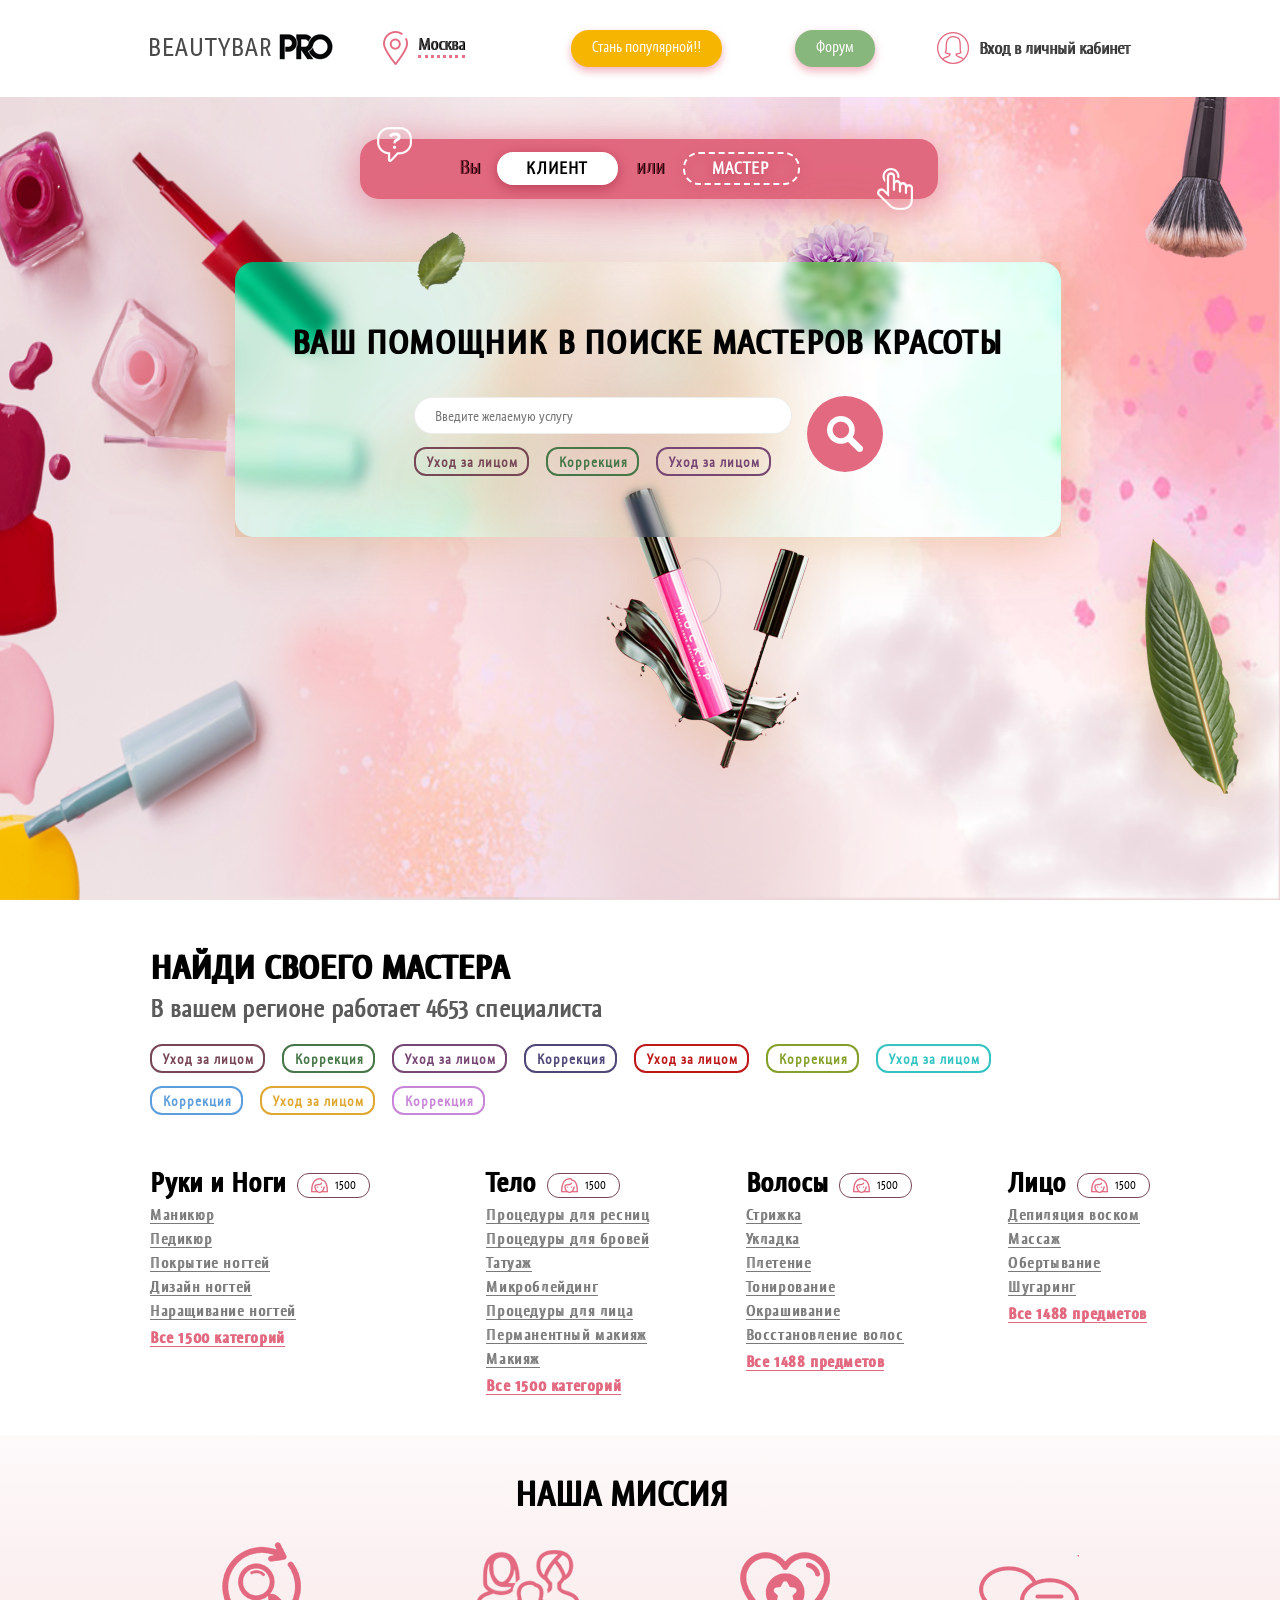
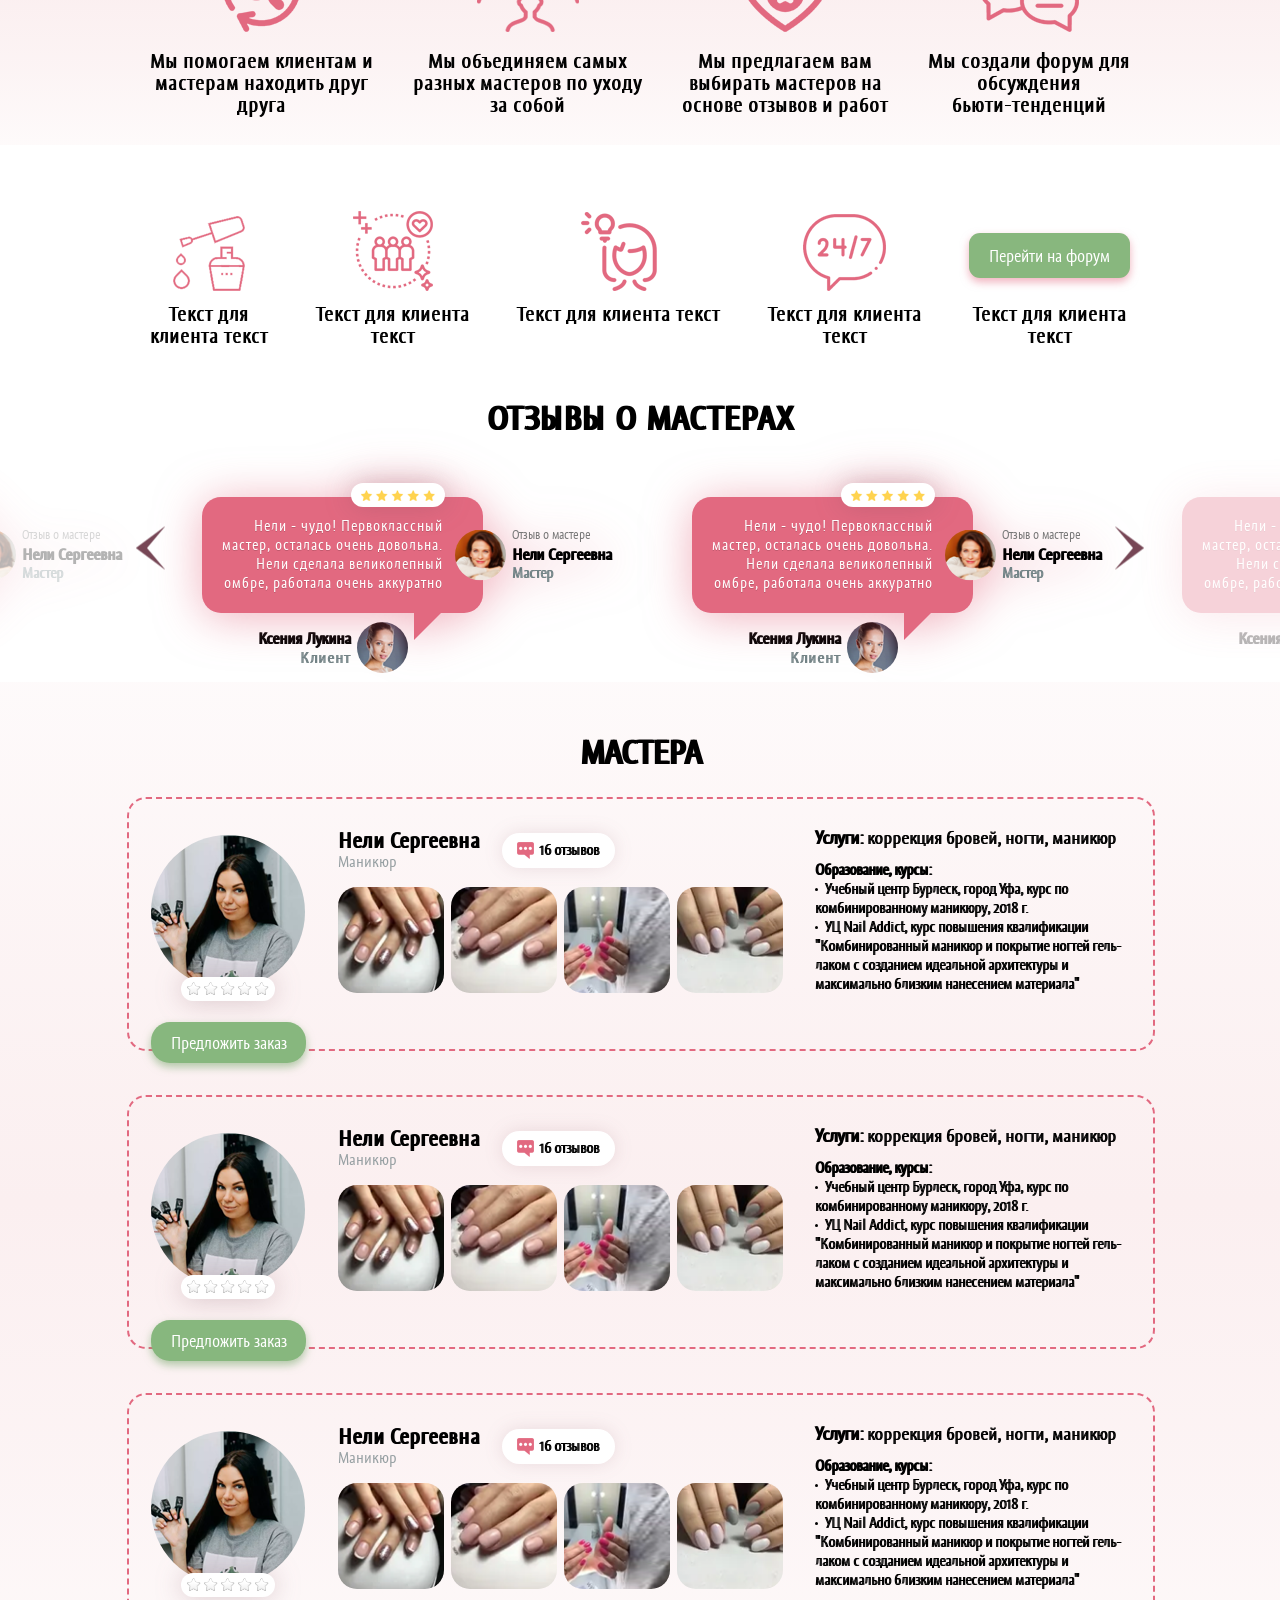
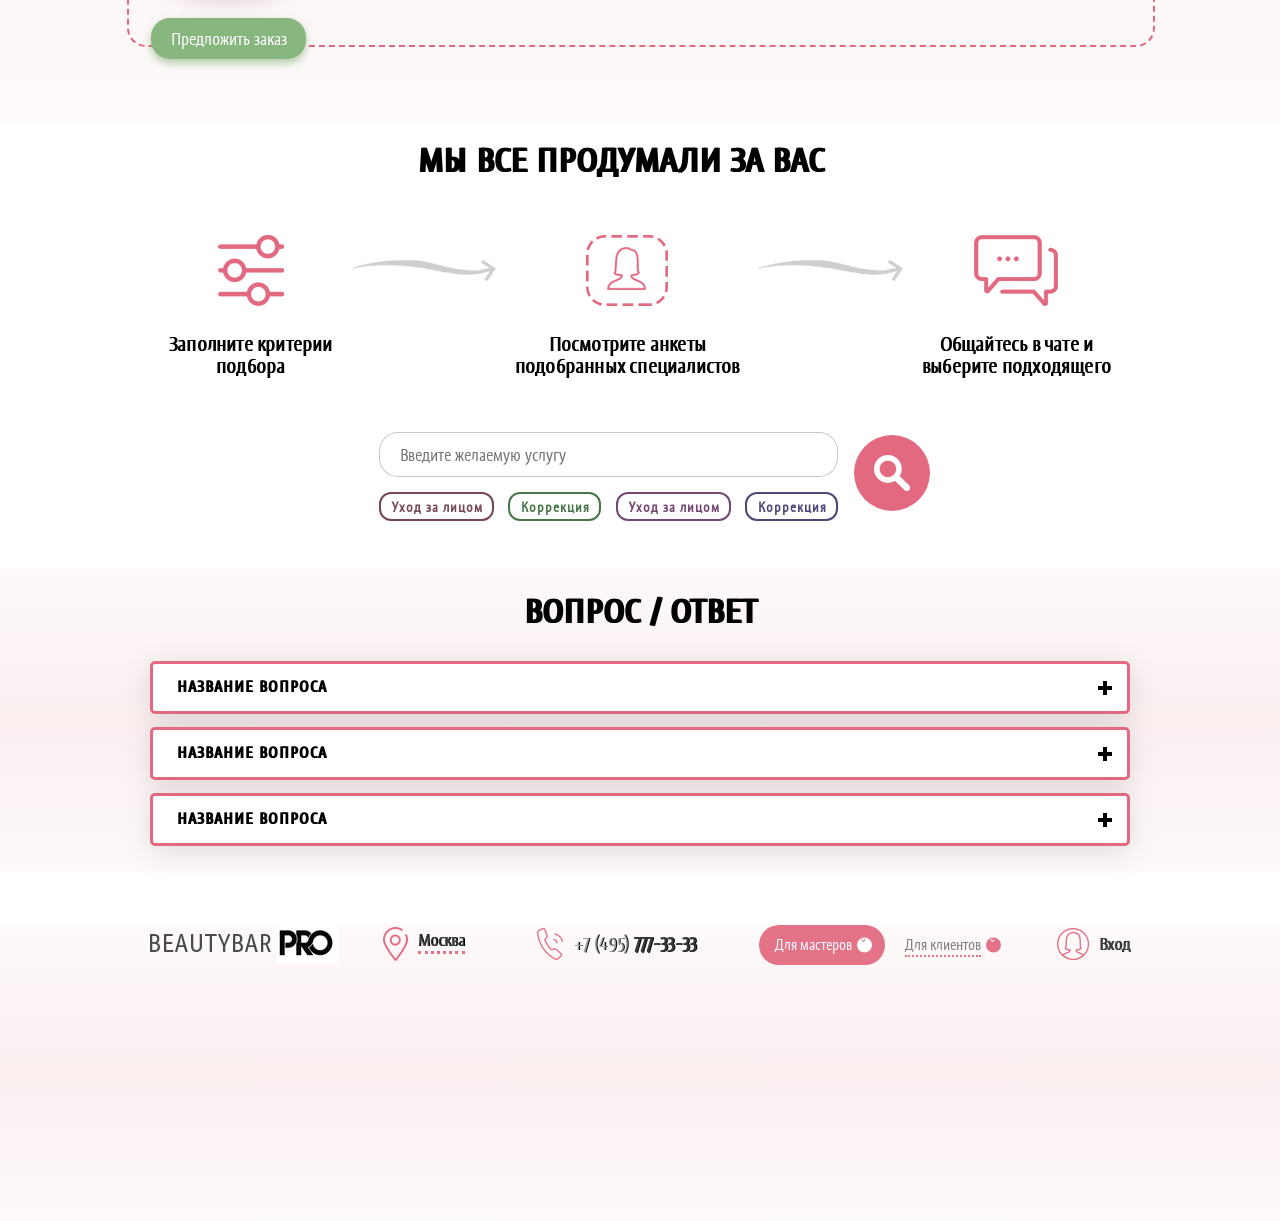
<file: index.html>
<!DOCTYPE html>
<html lang="ru">

<head>
    <meta charset="UTF-8">
    <meta name="viewport" content="width=device-width, initial-scale=1.0">
    <title>Мастера</title>
    <link rel="shortcut icon" href="">
    <link rel="stylesheet" href="lib/owlcarousel/owl.carousel.min.css">
    <link href="css/jquery.raty.css" rel="stylesheet" type="text/css" />
    <link href="css/normalize.css" rel="stylesheet" type="text/css" />
    <link href="css/style.css" rel="stylesheet" type="text/css" />
    <link href="css/responsive.css" rel="stylesheet" type="text/css" />
</head>

<body>
    <header class="header">
        <div class="container">
            <div class="header__wr-add">
                <a href="#" class="logo logo-add">
                    <img src="img/logo.svg" alt="">
                </a>
                <div class="nav__btn">
                    <span class="nav__btn-line"></span>
                    <span class="nav__btn-line"></span>
                    <span class="nav__btn-line"></span>
                </div>
            </div>
            <div class="header__wr">
                <p class="header__close">х</p>
                <a href="#" class="logo">
                    <img src="img/logo.svg" alt="">
                </a>
                <div class="location">
                    <img src="img/location.svg" alt="">
                    <p class="location__city">Москва</p>
                    <div class="location__block"></div>
                </div>
                <!-- <div class="phone">
                    <img src="img/phone.svg" alt="">
                    <a href="tel:+74957773333" class="phone__link"><span>+7 (495)</span> 777-33-33</a>
                </div> -->
                <a href="#" class="became became-index">Стань популярной!!</a>
                <a href="forum.html" class="forum-link">Форум</a>
                <div class="enter">
                    <img src="img/person.svg" alt="">
                    <a href="#" class="enter-link">Вход в личный кабинет</a>
                </div>
            </div>
        </div>
    </header>
    <section class="main">
        <img class="main__bg" src="img/main-bg-add.png" alt="">
        <img class="main-img main1" src="img/main1.svg" alt="">
        <div class="container">
            <div class="main__tab">
                <img src="img/main-tab1.svg" alt="" class="main__tab-img main__tab-img1">
                <img src="img/main-tab2.svg" alt="" class="main__tab-img main__tab-img2">
                <p class="main__tab-text main__tab-text1">Вы</p>
                <a href="index.html" class="main__tab-link active__tab">клиент</a>
                <p class="main__tab-text">или</p>
                <a href="client.html" class="main__tab-link">мастер</a>
            </div>
        </div>
        <div class="container">
            <div id="tab1" class="main__wr">
                <img class="main-img main2" src="img/main2.svg" alt="">
                <img class="main-img main3" src="img/main3.svg" alt="">
                <img class="main-img main4" src="img/main4.svg" alt="">
                <img class="main-img main5" src="img/main5.svg" alt="">
                <img class="main-img main6" src="img/add1.png" alt="">
                <img class="main-img main7" src="img/add2.png" alt="">
                <img class="main-img main8" src="img/add3.png" alt="">
                <div class="main9"></div>
                <h1 class="main__title">ваш помощник в поиске мастеров красоты</h1>
                <div class="search">
                    <div class="search__box">
                        <input class="search__box-input" type="text" placeholder="Введите желаемую услугу">
                        <div class="search__box-categoty">
                            <p class="box-categoty__item box-categoty__item1">Уход за лицом</p>
                            <p class="box-categoty__item box-categoty__item2">Коррекция</p>
                            <p class="box-categoty__item box-categoty__item3">Уход за лицом</p>
                        </div>
                    </div>
                    <button class="search__btn">
                        <img src="img/main-btn.svg" alt="">
                    </button>
                </div>
            </div>
        </div>
    </section>
    <section class="master">
        <div class="container">
            <h2 class="master__title">найди своего мастера</h2>
            <p class="master__descr">В вашем регионе работает 4653 специалиста</p>
            <div class="search__box-categoty">
                <p class="box-categoty__item box-categoty__item1">Уход за лицом</p>
                <p class="box-categoty__item box-categoty__item2">Коррекция</p>
                <p class="box-categoty__item box-categoty__item3">Уход за лицом</p>
                <p class="box-categoty__item box-categoty__item4">Коррекция</p>
                <p class="box-categoty__item box-categoty__item5">Уход за лицом</p>
                <p class="box-categoty__item box-categoty__item6">Коррекция</p>
                <p class="box-categoty__item box-categoty__item7">Уход за лицом</p>
                <p class="box-categoty__item box-categoty__item8">Коррекция</p>
                <p class="box-categoty__item box-categoty__item9">Уход за лицом</p>
                <p class="box-categoty__item box-categoty__item10">Коррекция</p>
            </div>
            <div class="master__link">
                <div class="master__link-wr">
                    <div class="master__link-title">
                        <h3 class="master__link-title-title">Руки и Ноги</h3>
                        <div class="master__link-title-img">
                            <img src="img/master.svg" alt="">
                            <p class="master__link-title-img-text">1500</p>
                        </div>
                    </div>
                    <a href="#" class="master__link-link">Маникюр</a>
                    <a href="#" class="master__link-link">Педикюр</a>
                    <a href="#" class="master__link-link">Покрытие ногтей</a>
                    <a href="#" class="master__link-link">Дизайн ногтей</a>
                    <a href="#" class="master__link-link">Наращивание ногтей</a>
                    <a href="#" class="master__link-link master__link-link-all">Все 1500 категорий</a>
                </div>
                <div class="master__link-wr">
                    <div class="master__link-title">
                        <h3 class="master__link-title-title">Тело</h3>
                        <div class="master__link-title-img">
                            <img src="img/master.svg" alt="">
                            <p class="master__link-title-img-text">1500</p>
                        </div>
                    </div>
                    <a href="#" class="master__link-link">Процедуры для ресниц</a>
                    <a href="#" class="master__link-link">Процедуры для бровей</a>
                    <a href="#" class="master__link-link">Татуаж</a>
                    <a href="#" class="master__link-link">Микроблейдинг</a>
                    <a href="#" class="master__link-link">Процедуры для лица</a>
                    <a href="#" class="master__link-link">Перманентный макияж</a>
                    <a href="#" class="master__link-link">Макияж</a>
                    <a href="#" class="master__link-link master__link-link-all">Все 1500 категорий</a>
                </div>
                <div class="master__link-wr">
                    <div class="master__link-title">
                        <h3 class="master__link-title-title">Волосы</h3>
                        <div class="master__link-title-img">
                            <img src="img/master.svg" alt="">
                            <p class="master__link-title-img-text">1500</p>
                        </div>
                    </div>
                    <a href="#" class="master__link-link">Стрижка</a>
                    <a href="#" class="master__link-link">Укладка</a>
                    <a href="#" class="master__link-link">Плетение</a>
                    <a href="#" class="master__link-link">Тонирование</a>
                    <a href="#" class="master__link-link">Окрашивание</a>
                    <a href="#" class="master__link-link">Восстановление волос</a>
                    <a href="#" class="master__link-link master__link-link-all">Все 1488 предметов</a>
                </div>
                <div class="master__link-wr">
                    <div class="master__link-title">
                        <h3 class="master__link-title-title">Лицо</h3>
                        <div class="master__link-title-img">
                            <img src="img/master.svg" alt="">
                            <p class="master__link-title-img-text">1500</p>
                        </div>
                    </div>
                    <a href="#" class="master__link-link">Депиляция воском</a>
                    <a href="#" class="master__link-link">Массаж</a>
                    <a href="#" class="master__link-link">Обертывание</a>
                    <a href="#" class="master__link-link">Шугаринг</a>
                    <a href="#" class="master__link-link master__link-link-all">Все 1488 предметов</a>
                </div>
            </div>
        </div>
    </section>
    <section class="mission">
        <div class="container">
            <h2 class="mission__title">наша миссия</h2>
            <div class="mission__wr">
                <div class="mission__item">
                    <div class="mission__item-img">
                        <img src="img/mis1.svg" alt="">
                    </div>
                    <p class="mission__item-text">Мы помогаем клиентам и<br>мастерам находить друг<br>друга</p>
                </div>
                <div class="mission__item">
                    <div class="mission__item-img">
                        <img src="img/mis2.svg" alt="">
                    </div>
                    <p class="mission__item-text">Мы объединяем самых<br>разных мастеров по уходу<br>за собой</p>
                </div>
                <div class="mission__item">
                    <div class="mission__item-img">
                        <img src="img/mis3.svg" alt="">
                    </div>
                    <p class="mission__item-text">Мы предлагаем вам<br>выбирать мастеров на<br>основе отзывов и работ</p>
                </div>
                <div class="mission__item">
                    <div class="mission__item-img">
                        <img src="img/mis4.svg" alt="">
                    </div>
                    <p class="mission__item-text">Мы создали форум для<br>обсуждения<br>бьюти-тенденций</p>
                </div>
            </div>
        </div>
    </section>
    <section class="mission__next">
        <div class="container">
            <div class="mission__wr">
                <div class="mission__item">
                    <div class="mission__item-img">
                        <img src="img/mis5.svg" alt="">
                    </div>
                    <p class="mission__item-text">Текст для<br>клиента текст</p>
                </div>
                <div class="mission__item">
                    <div class="mission__item-img">
                        <img src="img/mis6.svg" alt="">
                    </div>
                    <p class="mission__item-text">Текст для клиента<br>текст</p>
                </div>
                <div class="mission__item">
                    <div class="mission__item-img">
                        <img src="img/mis7.svg" alt="">
                    </div>
                    <p class="mission__item-text">Текст для клиента текст</p>
                </div>
                <div class="mission__item">
                    <div class="mission__item-img">
                        <img src="img/mis8.svg" alt="">
                    </div>
                    <p class="mission__item-text">Текст для клиента<br>текст</p>
                </div>
                <div class="mission__item">
                    <a href="forum.html" class="mission__item-link">Перейти на форум</a>
                    <p class="mission__item-text">Текст для клиента<br>текст</p>
                </div>
            </div>
        </div>
    </section>
    <section class="review">
        <div class="container">
            <div class="review__arrow">
                <div class="review__arrow-left item__PrevBtn">
                    <img src="img/rew4.svg" alt="">
                </div>
                <div class="review__arrow-right item__NextBtn">
                    <img src="img/rew5.svg" alt="">
                </div>
            </div>
            <h2 class="review__title">отзывы о мастерах</h2>
            <div class="owl-carousel review__wr">
                <div class="review__item">
                    <div class="review__item-text">
                        <div class="review__item-text-star">
                            <img src="img/rew1.svg" alt="">
                        </div>
                        <p class="review__item-text-text">Нели - чудо! Первоклассный<br>мастер, осталась очень довольна.<br>Нели сделала великолепный<br>омбре, работала очень аккуратно</p>
                        <div class="review__item-text-wr">
                            <div class="review__item-text-img">
                                <img src="img/rew32.svg" alt="">
                            </div>
                            <div class="review__item-text-wr-wr">
                                <p class="review__item-text-review">Отзыв о мастере</p>
                                <p class="review__item-text-name">Нели Сергеевна</p>
                                <p class="review__item-text-position">Мастер</p>
                            </div>
                        </div>
                    </div>
                    <div class="review__item-client">
                        <div class="review__item-client-wr">
                            <p class="review__item-client-name">Ксения Лукина</p>
                            <p class="review__item-client-position">Клиент</p>
                        </div>
                        <div class="review__item-client-img">
                            <img src="img/rew33.svg" alt="">
                        </div>
                    </div>
                </div>
                <div class="review__item">
                    <div class="review__item-text">
                        <div class="review__item-text-star">
                            <img src="img/rew1.svg" alt="">
                        </div>
                        <p class="review__item-text-text">Нели - чудо! Первоклассный<br>мастер, осталась очень довольна.<br>Нели сделала великолепный<br>омбре, работала очень аккуратно</p>
                        <div class="review__item-text-wr">
                            <div class="review__item-text-img">
                                <img src="img/rew32.svg" alt="">
                            </div>
                            <div class="review__item-text-wr-wr">
                                <p class="review__item-text-review">Отзыв о мастере</p>
                                <p class="review__item-text-name">Нели Сергеевна</p>
                                <p class="review__item-text-position">Мастер</p>
                            </div>
                        </div>
                    </div>
                    <div class="review__item-client">
                        <div class="review__item-client-wr">
                            <p class="review__item-client-name">Ксения Лукина</p>
                            <p class="review__item-client-position">Клиент</p>
                        </div>
                        <div class="review__item-client-img">
                            <img src="img/rew33.svg" alt="">
                        </div>
                    </div>
                </div>
                <div class="review__item">
                    <div class="review__item-text">
                        <div class="review__item-text-star">
                            <img src="img/rew1.svg" alt="">
                        </div>
                        <p class="review__item-text-text">Нели - чудо! Первоклассный<br>мастер, осталась очень довольна.<br>Нели сделала великолепный<br>омбре, работала очень аккуратно</p>
                        <div class="review__item-text-wr">
                            <div class="review__item-text-img">
                                <img src="img/rew32.svg" alt="">
                            </div>
                            <div class="review__item-text-wr-wr">
                                <p class="review__item-text-review">Отзыв о мастере</p>
                                <p class="review__item-text-name">Нели Сергеевна</p>
                                <p class="review__item-text-position">Мастер</p>
                            </div>
                        </div>
                    </div>
                    <div class="review__item-client">
                        <div class="review__item-client-wr">
                            <p class="review__item-client-name">Ксения Лукина</p>
                            <p class="review__item-client-position">Клиент</p>
                        </div>
                        <div class="review__item-client-img">
                            <img src="img/rew33.svg" alt="">
                        </div>
                    </div>
                </div>
                <div class="review__item">
                    <div class="review__item-text">
                        <div class="review__item-text-star">
                            <img src="img/rew1.svg" alt="">
                        </div>
                        <p class="review__item-text-text">Нели - чудо! Первоклассный<br>мастер, осталась очень довольна.<br>Нели сделала великолепный<br>омбре, работала очень аккуратно</p>
                        <div class="review__item-text-wr">
                            <div class="review__item-text-img">
                                <img src="img/rew32.svg" alt="">
                            </div>
                            <div class="review__item-text-wr-wr">
                                <p class="review__item-text-review">Отзыв о мастере</p>
                                <p class="review__item-text-name">Нели Сергеевна</p>
                                <p class="review__item-text-position">Мастер</p>
                            </div>
                        </div>
                    </div>
                    <div class="review__item-client">
                        <div class="review__item-client-wr">
                            <p class="review__item-client-name">Ксения Лукина</p>
                            <p class="review__item-client-position">Клиент</p>
                        </div>
                        <div class="review__item-client-img">
                            <img src="img/rew33.svg" alt="">
                        </div>
                    </div>
                </div>
                <div class="review__item">
                    <div class="review__item-text">
                        <div class="review__item-text-star">
                            <img src="img/rew1.svg" alt="">
                        </div>
                        <p class="review__item-text-text">Нели - чудо! Первоклассный<br>мастер, осталась очень довольна.<br>Нели сделала великолепный<br>омбре, работала очень аккуратно</p>
                        <div class="review__item-text-wr">
                            <div class="review__item-text-img">
                                <img src="img/rew32.svg" alt="">
                            </div>
                            <div class="review__item-text-wr-wr">
                                <p class="review__item-text-review">Отзыв о мастере</p>
                                <p class="review__item-text-name">Нели Сергеевна</p>
                                <p class="review__item-text-position">Мастер</p>
                            </div>
                        </div>
                    </div>
                    <div class="review__item-client">
                        <div class="review__item-client-wr">
                            <p class="review__item-client-name">Ксения Лукина</p>
                            <p class="review__item-client-position">Клиент</p>
                        </div>
                        <div class="review__item-client-img">
                            <img src="img/rew33.svg" alt="">
                        </div>
                    </div>
                </div>
                <div class="review__item">
                    <div class="review__item-text">
                        <div class="review__item-text-star">
                            <img src="img/rew1.svg" alt="">
                        </div>
                        <p class="review__item-text-text">Нели - чудо! Первоклассный<br>мастер, осталась очень довольна.<br>Нели сделала великолепный<br>омбре, работала очень аккуратно</p>
                        <div class="review__item-text-wr">
                            <div class="review__item-text-img">
                                <img src="img/rew32.svg" alt="">
                            </div>
                            <div class="review__item-text-wr-wr">
                                <p class="review__item-text-review">Отзыв о мастере</p>
                                <p class="review__item-text-name">Нели Сергеевна</p>
                                <p class="review__item-text-position">Мастер</p>
                            </div>
                        </div>
                    </div>
                    <div class="review__item-client">
                        <div class="review__item-client-wr">
                            <p class="review__item-client-name">Ксения Лукина</p>
                            <p class="review__item-client-position">Клиент</p>
                        </div>
                        <div class="review__item-client-img">
                            <img src="img/rew33.svg" alt="">
                        </div>
                    </div>
                </div>
            </div>
        </div>
    </section>
    <section class="specialist">
        <div class="container">
            <h2 class="specialist__title">мастера</h2>
            <div class="specialist__wr">
                <div class="specialist__person">
                    <div class="specialist__person-img">
                        <img src="img/special1.svg" alt="">
                    </div>
                    <div class="specialist__person-star">
                        <div class="raty raty1"></div>
                    </div>
                </div>
                <div class="specialist__foto">
                    <div class="specialist__foto-title">
                        <div class="specialist__foto-title-wr">
                            <p class="specialist__foto-title-title">Нели Сергеевна</p>
                            <p class="specialist__foto-title-position">Маникюр</p>
                        </div>
                        <div class="specialist__foto-title-wr1">
                            <img src="img/special2.svg" alt="">
                            <div class="specialist__foto-title-text">
                                <p class="specialist__slider-add">16 отзывов</p>
                                <div class="specialist__slider-wr">
                                    <div class="specialist__slider-close">x</div>
                                    <div class="owl-carousel specialist__foto-slider">
                                        <div class="specialist__foto-slider-tem">
                                            <p class="slider__name">Нелли Сергеева:</p>
                                            <p class="slider__rew">"Нели - чудо! Первоклассный мастер, осталась очень довольна. Нели сделала великолепный омбре, работала очень аккуратно"</p>
                                        </div>
                                        <div class="specialist__foto-slider-tem">
                                            <p class="slider__name">Нелли Сергеева:</p>
                                            <p class="slider__rew">"Нели - чудо! Первоклассный мастер, осталась очень довольна. Нели сделала великолепный омбре, работала очень аккуратно"</p>
                                        </div>
                                        <div class="specialist__foto-slider-tem">
                                            <p class="slider__name">Нелли Сергеева:</p>
                                            <p class="slider__rew">"Нели - чудо! Первоклассный мастер, осталась очень довольна. Нели сделала великолепный омбре, работала очень аккуратно"</p>
                                        </div>
                                    </div>
                                </div>
                            </div>
                        </div>
                    </div>
                    <div class="specialist__foto-img">
                        <div class="specialist__foto-img-wr">
                            <img src="img/special3.svg" alt="">
                        </div>
                        <div class="specialist__foto-img-wr">
                            <img src="img/special4.svg" alt="">
                        </div>
                        <div class="specialist__foto-img-wr">
                            <img src="img/special5.svg" alt="">
                        </div>
                        <div class="specialist__foto-img-wr">
                            <img src="img/special6.svg" alt="">
                        </div>
                    </div>
                </div>
                <div class="specialist__text">
                    <p class="specialist__text-title"><span>Услуги: </span>коррекция бровей, ногти, маникюр</p>
                    <p class="specialist__text-descr">Образование, курсы:<br><span>Учебный центр Бурлеск, город Уфа, курс по комбинированному маникюру, 2018 г.</span><span>УЦ Nail Addict, курс повышения квалификации "Комбинированный маникюр и покрытие ногтей гель-лаком с созданием идеальной архитектуры и максимально близким нанесением материала"</span></p>
                </div>
                <a href="#" class="specialist__btn">Предложить заказ</a>
            </div>
            <div class="specialist__wr">
                <div class="specialist__person">
                    <div class="specialist__person-img">
                        <img src="img/special1.svg" alt="">
                    </div>
                    <div class="specialist__person-star">
                        <div class="raty raty2"></div>
                    </div>
                </div>
                <div class="specialist__foto">
                    <div class="specialist__foto-title">
                        <div class="specialist__foto-title-wr">
                            <p class="specialist__foto-title-title">Нели Сергеевна</p>
                            <p class="specialist__foto-title-position">Маникюр</p>
                        </div>
                        <div class="specialist__foto-title-wr1">
                            <img src="img/special2.svg" alt="">
                            <div class="specialist__foto-title-text">
                                <p class="specialist__slider-add">16 отзывов</p>
                                <div class="specialist__slider-wr">
                                    <div class="specialist__slider-close">x</div>
                                    <div class="owl-carousel specialist__foto-slider">
                                        <div class="specialist__foto-slider-tem">
                                            <p class="slider__name">Нелли Сергеева:</p>
                                            <p class="slider__rew">"Нели - чудо! Первоклассный мастер, осталась очень довольна. Нели сделала великолепный омбре, работала очень аккуратно"</p>
                                        </div>
                                        <div class="specialist__foto-slider-tem">
                                            <p class="slider__name">Нелли Сергеева:</p>
                                            <p class="slider__rew">"Нели - чудо! Первоклассный мастер, осталась очень довольна. Нели сделала великолепный омбре, работала очень аккуратно"</p>
                                        </div>
                                        <div class="specialist__foto-slider-tem">
                                            <p class="slider__name">Нелли Сергеева:</p>
                                            <p class="slider__rew">"Нели - чудо! Первоклассный мастер, осталась очень довольна. Нели сделала великолепный омбре, работала очень аккуратно"</p>
                                        </div>
                                    </div>
                                </div>
                            </div>
                        </div>
                    </div>
                    <div class="specialist__foto-img">
                        <div class="specialist__foto-img-wr">
                            <img src="img/special3.svg" alt="">
                        </div>
                        <div class="specialist__foto-img-wr">
                            <img src="img/special4.svg" alt="">
                        </div>
                        <div class="specialist__foto-img-wr">
                            <img src="img/special5.svg" alt="">
                        </div>
                        <div class="specialist__foto-img-wr">
                            <img src="img/special6.svg" alt="">
                        </div>
                    </div>
                </div>
                <div class="specialist__text">
                    <p class="specialist__text-title"><span>Услуги: </span>коррекция бровей, ногти, маникюр</p>
                    <p class="specialist__text-descr">Образование, курсы:<br><span>Учебный центр Бурлеск, город Уфа, курс по комбинированному маникюру, 2018 г.</span><span>УЦ Nail Addict, курс повышения квалификации "Комбинированный маникюр и покрытие ногтей гель-лаком с созданием идеальной архитектуры и максимально близким нанесением материала"</span></p>
                </div>
                <a href="#" class="specialist__btn">Предложить заказ</a>
            </div>
            <div class="specialist__wr">
                <div class="specialist__person">
                    <div class="specialist__person-img">
                        <img src="img/special1.svg" alt="">
                    </div>
                    <div class="specialist__person-star">
                        <div class="raty raty3"></div>
                    </div>
                </div>
                <div class="specialist__foto">
                    <div class="specialist__foto-title">
                        <div class="specialist__foto-title-wr">
                            <p class="specialist__foto-title-title">Нели Сергеевна</p>
                            <p class="specialist__foto-title-position">Маникюр</p>
                        </div>
                        <div class="specialist__foto-title-wr1">
                            <img src="img/special2.svg" alt="">
                            <div class="specialist__foto-title-text">
                                <p class="specialist__slider-add">16 отзывов</p>
                                <div class="specialist__slider-wr">
                                    <div class="specialist__slider-close">x</div>
                                    <div class="owl-carousel specialist__foto-slider">
                                        <div class="specialist__foto-slider-tem">
                                            <p class="slider__name">Нелли Сергеева:</p>
                                            <p class="slider__rew">"Нели - чудо! Первоклассный мастер, осталась очень довольна. Нели сделала великолепный омбре, работала очень аккуратно"</p>
                                        </div>
                                        <div class="specialist__foto-slider-tem">
                                            <p class="slider__name">Нелли Сергеева:</p>
                                            <p class="slider__rew">"Нели - чудо! Первоклассный мастер, осталась очень довольна. Нели сделала великолепный омбре, работала очень аккуратно"</p>
                                        </div>
                                        <div class="specialist__foto-slider-tem">
                                            <p class="slider__name">Нелли Сергеева:</p>
                                            <p class="slider__rew">"Нели - чудо! Первоклассный мастер, осталась очень довольна. Нели сделала великолепный омбре, работала очень аккуратно"</p>
                                        </div>
                                    </div>
                                </div>
                            </div>
                        </div>
                    </div>
                    <div class="specialist__foto-img">
                        <div class="specialist__foto-img-wr">
                            <img src="img/special3.svg" alt="">
                        </div>
                        <div class="specialist__foto-img-wr">
                            <img src="img/special4.svg" alt="">
                        </div>
                        <div class="specialist__foto-img-wr">
                            <img src="img/special5.svg" alt="">
                        </div>
                        <div class="specialist__foto-img-wr">
                            <img src="img/special6.svg" alt="">
                        </div>
                    </div>
                </div>
                <div class="specialist__text">
                    <p class="specialist__text-title"><span>Услуги: </span>коррекция бровей, ногти, маникюр</p>
                    <p class="specialist__text-descr">Образование, курсы:<br><span>Учебный центр Бурлеск, город Уфа, курс по комбинированному маникюру, 2018 г.</span><span>УЦ Nail Addict, курс повышения квалификации "Комбинированный маникюр и покрытие ногтей гель-лаком с созданием идеальной архитектуры и максимально близким нанесением материала"</span></p>
                </div>
                <a href="#" class="specialist__btn">Предложить заказ</a>
            </div>
        </div>
    </section>
    <section class="all">
        <div class="container">
            <h2 class="all__title">мы все продумали за вас</h2>
            <div class="all__wr">
                <div class="all__item">
                    <div class="all__item-img">
                        <img src="img/all1.svg" alt="">
                    </div>
                    <p class="all__item-text">Заполните критерии<br>подбора</p>
                </div>
                <div class="all__item">
                    <div class="all__item-img all__item-img-rotate">
                        <img src="img/all4.svg" alt="">
                    </div>
                </div>
                <div class="all__item">
                    <div class="all__item-img">
                        <img src="img/all5.svg" alt="">
                    </div>
                    <p class="all__item-text">Посмотрите анкеты<br>подобранных специалистов</p>
                </div>
                <div class="all__item">
                    <div class="all__item-img all__item-img-rotate">
                        <img src="img/all4.svg" alt="">
                    </div>
                </div>
                <div class="all__item">
                    <div class="all__item-img">
                        <img src="img/all3.svg" alt="">
                    </div>
                    <p class="all__item-text">Общайтесь в чате и<br>выберите подходящего</p>
                </div>
            </div>
        </div>
    </section>
    <section class="all-next">
        <div class="container">
            <div class="search">
                <div class="search__box">
                    <input class="search__box-input" type="text" placeholder="Введите желаемую услугу">
                    <div class="search__box-categoty">
                        <p class="box-categoty__item box-categoty__item1">Уход за лицом</p>
                        <p class="box-categoty__item box-categoty__item2">Коррекция</p>
                        <p class="box-categoty__item box-categoty__item3">Уход за лицом</p>
                        <p class="box-categoty__item box-categoty__item4">Коррекция</p>
                    </div>
                </div>
                <button class="search__btn">
                    <img src="img/main-btn.svg" alt="">
                </button>
            </div>
        </div>
    </section>
    <section class="answer">
        <div class="container">
            <h2 class="answer__title">вопрос / ответ</h2>
            <div class="answer__wr">
                <div class="answer__item">
                    <p class="answer__item-qw">название вопроса</p>
                    <p class="answer__item-an">ответ</p>
                </div>
                <div class="answer__item">
                    <p class="answer__item-qw">название вопроса</p>
                    <p class="answer__item-an">ответ</p>
                </div>
                <div class="answer__item">
                    <p class="answer__item-qw">название вопроса</p>
                    <p class="answer__item-an">ответ</p>
                </div>
            </div>
        </div>
    </section>
    <footer class="footer">
        <div class="container">
            <div class="footer__wr">
                <a href="#" class="logo logo-add">
                    <img src="img/logo.svg" alt="">
                </a>
                <div class="location">
                    <img src="img/location.svg" alt="">
                    <p class="location__city">Москва</p>
                    <div class="location__block"></div>
                </div>
                <div class="phone">
                    <img src="img/phone.svg" alt="">
                    <a href="tel:+74957773333" class="phone__link"><span>+7 (495)</span> 777-33-33</a>
                </div>
                <div class="footer__link">
                    <a href="client.html" class="footer__link-link">Для мастеров</a>
                    <a href="index.html" class="footer__link-link footer__link-link-add">Для клиентов</a>
                </div>
                <div class="enter">
                    <img src="img/person.svg" alt="">
                    <a href="#" class="enter-link">Вход</a>
                </div>
            </div>
        </div>
    </footer>
    <script src="https://ajax.googleapis.com/ajax/libs/jquery/3.5.1/jquery.min.js"></script>
    <script src="lib/owlcarousel/owl.carousel.min.js"></script>
    <script src="jquery.raty.js"></script>
    <script src="script.js"></script>
</body>

</html>
</file>
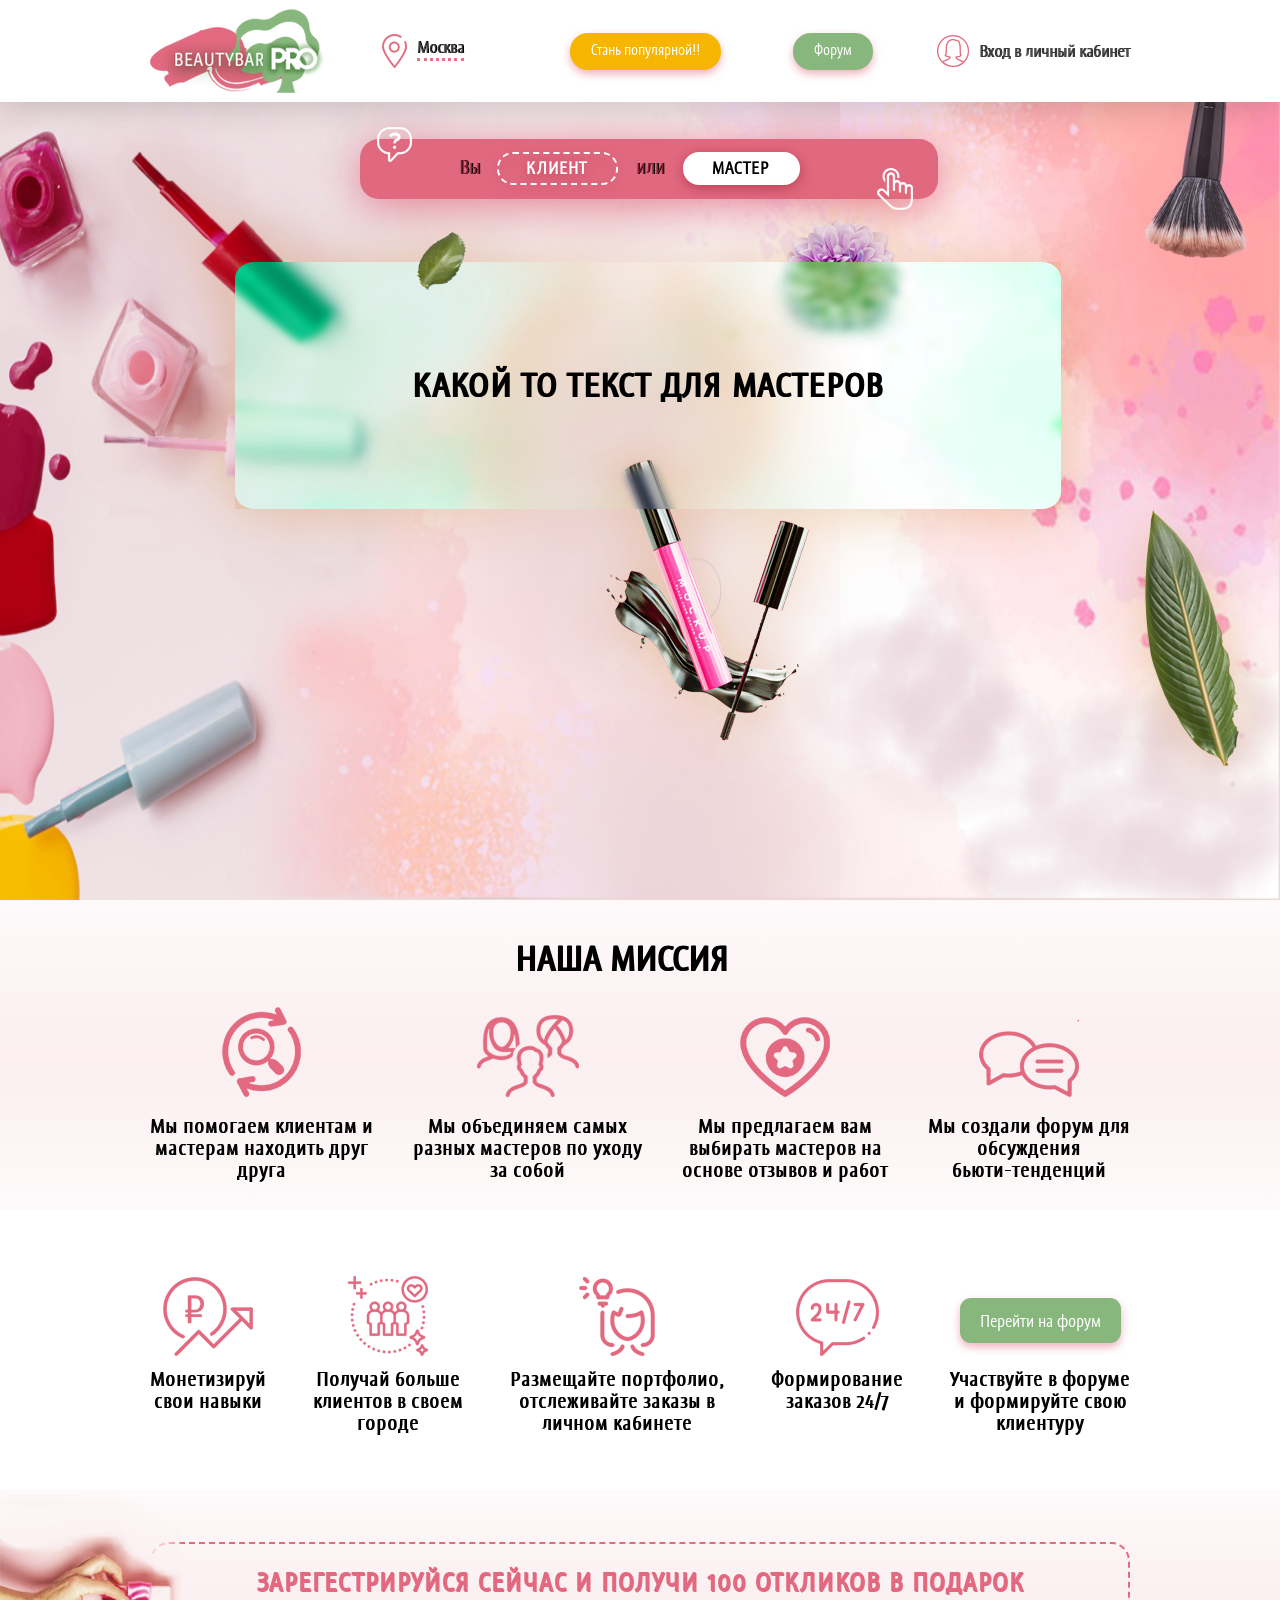
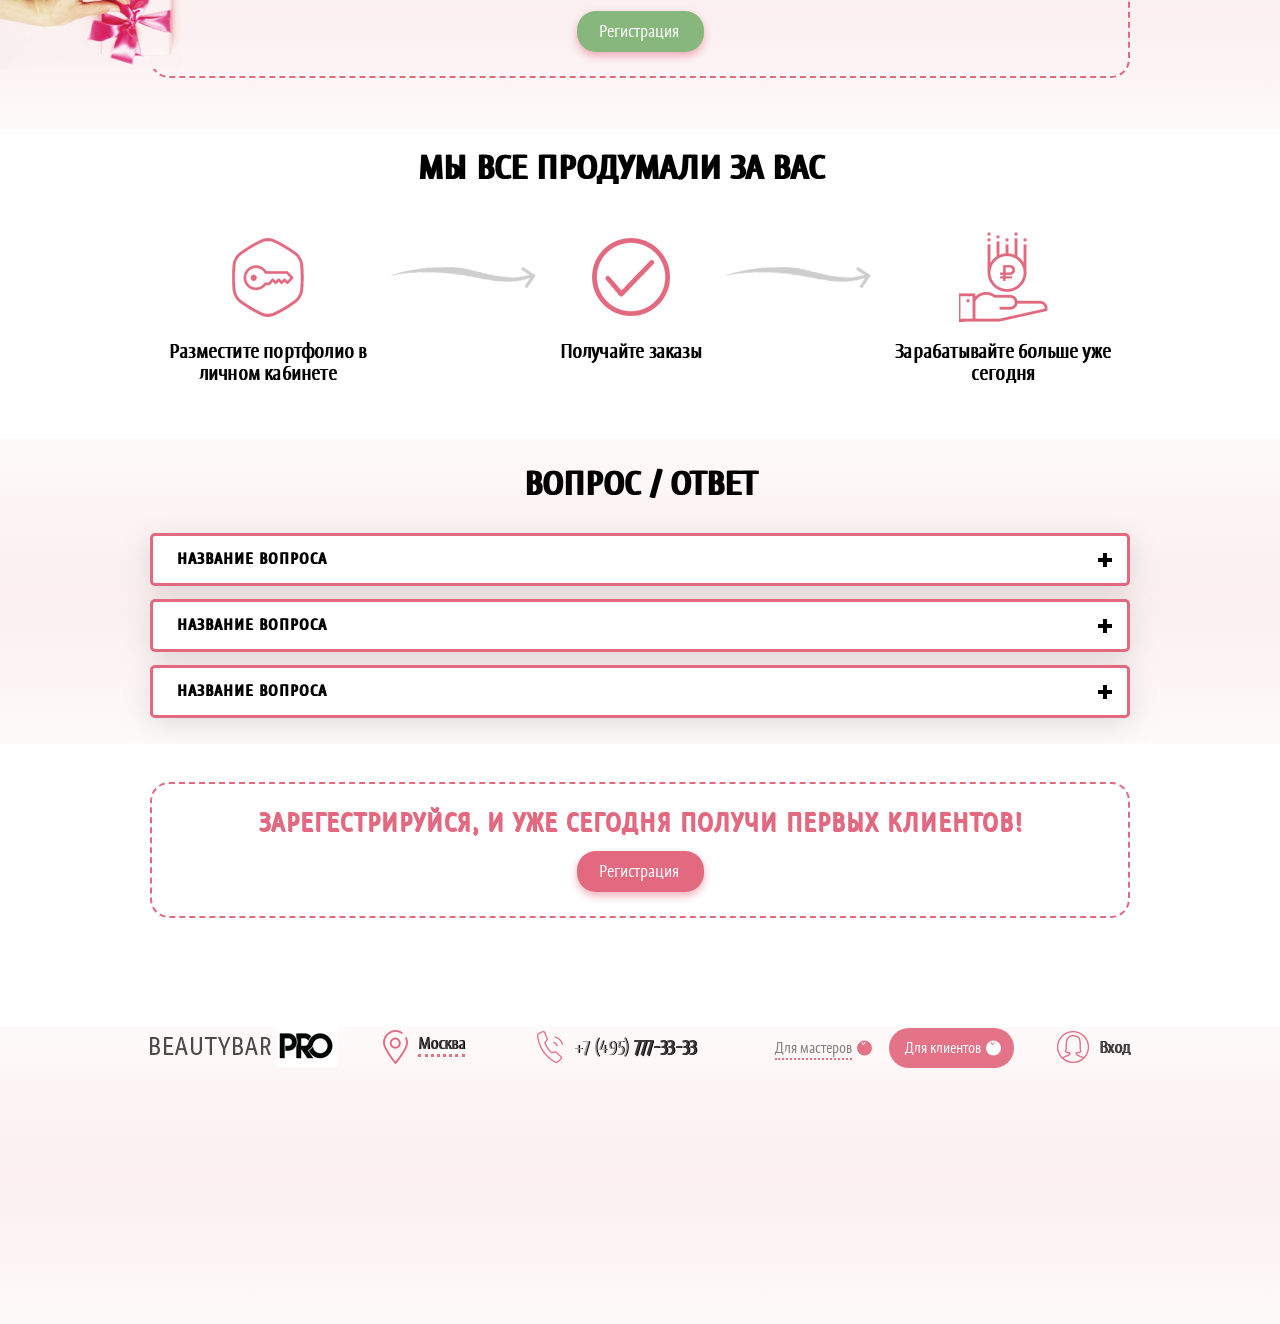
<file: client.html>
<!DOCTYPE html>
<html lang="ru">

<head>
    <meta charset="UTF-8">
    <meta name="viewport" content="width=device-width, initial-scale=1.0">
    <title>Мастера</title>
    <link rel="shortcut icon" href="">
    <link rel="stylesheet" href="lib/owlcarousel/owl.carousel.min.css">
    <link href="css/jquery.raty.css" rel="stylesheet" type="text/css" />
    <link href="css/normalize.css" rel="stylesheet" type="text/css" />
    <link href="css/style.css" rel="stylesheet" type="text/css" />
    <link href="css/responsive.css" rel="stylesheet" type="text/css" />
</head>

<body>
    <header class="header header-client">
        <div class="container">
            <div class="header__wr-add">
                <a href="index.html" class="logo logo-add">
                    <img src="img/logo-client.svg" alt="">
                </a>
                <div class="nav__btn">
                    <span class="nav__btn-line"></span>
                    <span class="nav__btn-line"></span>
                    <span class="nav__btn-line"></span>
                </div>
            </div>
            <div class="header__wr">
                <p class="header__close">х</p>
                <a href="index.html" class="logo">
                    <img src="img/logo-client.svg" alt="">
                </a>
                <div class="location">
                    <img src="img/location.svg" alt="">
                    <p class="location__city">Москва</p>
                    <div class="location__block"></div>
                </div>
                <!-- <div class="phone">
                    <img src="img/phone.svg" alt="">
                    <a href="tel:+74957773333" class="phone__link"><span>+7 (495)</span> 777-33-33</a>
                </div> -->
                <a href="#" class="became">Стань популярной!!</a>
                <a href="forum.html" class="forum-link">Форум</a>
                <div class="enter">
                    <img src="img/person.svg" alt="">
                    <a href="#" class="enter-link">Вход в личный кабинет</a>
                </div>
            </div>
        </div>
    </header>
    <section class="main main-client">
        <img class="main__bg" src="img/main-bg-add.png" alt="">
        <img class="main-img main1" src="img/main1.svg" alt="">
        <div class="container">
            <div class="main__tab">
                <img src="img/main-tab1.svg" alt="" class="main__tab-img main__tab-img1">
                <img src="img/main-tab2.svg" alt="" class="main__tab-img main__tab-img2">
                <p class="main__tab-text main__tab-text1">Вы</p>
                <a href="index.html" class="main__tab-link">клиент</a>
                <p class="main__tab-text">или</p>
                <a href="client.html" class="main__tab-link active__tab">мастер</a>
            </div>
        </div>
        <div class="container">
            <div id="tab1" class="main__wr-client">
                <img class="main-img main2" src="img/main2.svg" alt="">
                <img class="main-img main3" src="img/main3.svg" alt="">
                <img class="main-img main4" src="img/main4.svg" alt="">
                <img class="main-img main5" src="img/main5.svg" alt="">
                <img class="main-img main6" src="img/add1.png" alt="">
                <img class="main-img main7" src="img/add2.png" alt="">
                <img class="main-img main8" src="img/add3.png" alt="">
                <div class="main9"></div>
                <h1 class="main__title">какой то текст для мастеров</h1>
            </div>
        </div>
    </section>
    <section class="mission">
        <div class="container">
            <h2 class="mission__title">наша миссия</h2>
            <div class="mission__wr">
                <div class="mission__item">
                    <div class="mission__item-img">
                        <img src="img/mis1.svg" alt="">
                    </div>
                    <p class="mission__item-text">Мы помогаем клиентам и<br>мастерам находить друг<br>друга</p>
                </div>
                <div class="mission__item">
                    <div class="mission__item-img">
                        <img src="img/mis2.svg" alt="">
                    </div>
                    <p class="mission__item-text">Мы объединяем самых<br>разных мастеров по уходу<br>за собой</p>
                </div>
                <div class="mission__item">
                    <div class="mission__item-img">
                        <img src="img/mis3.svg" alt="">
                    </div>
                    <p class="mission__item-text">Мы предлагаем вам<br>выбирать мастеров на<br>основе отзывов и работ</p>
                </div>
                <div class="mission__item">
                    <div class="mission__item-img">
                        <img src="img/mis4.svg" alt="">
                    </div>
                    <p class="mission__item-text">Мы создали форум для<br>обсуждения<br>бьюти-тенденций</p>
                </div>
            </div>
        </div>
    </section>
    <section class="mission__next">
        <div class="container">
            <div class="mission__wr">
                <div class="mission__item">
                    <div class="mission__item-img">
                        <img src="img/mission-add.svg" alt="">
                    </div>
                    <p class="mission__item-text">Монетизируй<br>свои навыки</p>
                </div>
                <div class="mission__item">
                    <div class="mission__item-img">
                        <img src="img/mis6.svg" alt="">
                    </div>
                    <p class="mission__item-text">Получай больше<br>клиентов в своем<br>городе</p>
                </div>
                <div class="mission__item">
                    <div class="mission__item-img">
                        <img src="img/mis7.svg" alt="">
                    </div>
                    <p class="mission__item-text">Размещайте портфолио,<br>отслеживайте заказы в<br>личном кабинете</p>
                </div>
                <div class="mission__item">
                    <div class="mission__item-img">
                        <img src="img/mis8.svg" alt="">
                    </div>
                    <p class="mission__item-text">Формирование<br>заказов 24/7</p>
                </div>
                <div class="mission__item">
                    <a href="forum.html" class="mission__item-link">Перейти на форум</a>
                    <p class="mission__item-text">Участвуйте в форуме<br>и формируйте свою<br>клиентуру</p>
                </div>
            </div>
        </div>
    </section>
    <section class="reg">
        <div class="reg__img">
            <img src="img/reg.png" alt="">
        </div>
        <div class="container">
            <div class="reg__wr">
                <h2 class="reg__title">Зарегестрируйся сейчас и получи 100 откликов в подарок</h2>
                <div class="reg__btn">
                    <p class="reg__btn-text">Регистрация</p>
                    <form action="#" class="reg__btn-form">
                        <p class="reg__btn-form-close">x</p>
                        <input type="text" placeholder="Ваше имя">
                        <input type="text" placeholder="Ваш телефон">
                        <button>Зарегестрироваться</button>
                    </form>
                </div>
            </div>
        </div>
    </section>
    <section class="all">
        <div class="container">
            <h2 class="all__title">мы все продумали за вас</h2>
            <div class="all__wr">
                <div class="all__item">
                    <div class="all__item-img">
                        <img src="img/all-client1.svg" alt="">
                    </div>
                    <p class="all__item-text">Разместите портфолио в<br>личном кабинете</p>
                </div>
                <div class="all__item">
                    <div class="all__item-img all__item-img-rotate">
                        <img src="img/all4.svg" alt="">
                    </div>
                </div>
                <div class="all__item">
                    <div class="all__item-img">
                        <img src="img/all-client2.svg" alt="">
                    </div>
                    <p class="all__item-text">Получайте заказы</p>
                </div>
                <div class="all__item">
                    <div class="all__item-img all__item-img-rotate">
                        <img src="img/all4.svg" alt="">
                    </div>
                </div>
                <div class="all__item">
                    <div class="all__item-img">
                        <img src="img/rubl.svg" alt="">
                    </div>
                    <p class="all__item-text">Зарабатывайте больше уже<br>сегодня</p>
                </div>
            </div>
        </div>
    </section>
    <section class="answer">
        <div class="container">
            <h2 class="answer__title">вопрос / ответ</h2>
            <div class="answer__wr">
                <div class="answer__item">
                    <p class="answer__item-qw">название вопроса</p>
                    <p class="answer__item-an">ответ</p>
                </div>
                <div class="answer__item">
                    <p class="answer__item-qw">название вопроса</p>
                    <p class="answer__item-an">ответ</p>
                </div>
                <div class="answer__item">
                    <p class="answer__item-qw">название вопроса</p>
                    <p class="answer__item-an">ответ</p>
                </div>
            </div>
        </div>
    </section>
    <section class="reg reg-add">
        <div class="container">
            <div class="reg__wr">
                <h2 class="reg__title">Зарегестрируйся, и уже сегодня получи первых клиентов!</h2>
                <div class="reg__btn">
                    <p class="reg__btn-text">Регистрация</p>
                    <form action="#" class="reg__btn-form">
                        <p class="reg__btn-form-close">x</p>
                        <input type="text" placeholder="Ваше имя">
                        <input type="text" placeholder="Ваш телефон">
                        <button>Зарегестрироваться</button>
                    </form>
                </div>
            </div>
        </div>
    </section>
    <footer class="footer">
        <div class="container">
            <div class="footer__wr">
                <a href="#" class="logo logo-add">
                    <img src="img/logo.svg" alt="">
                </a>
                <div class="location">
                    <img src="img/location.svg" alt="">
                    <p class="location__city">Москва</p>
                    <div class="location__block"></div>
                </div>
                <div class="phone">
                    <img src="img/phone.svg" alt="">
                    <a href="tel:+74957773333" class="phone__link"><span>+7 (495)</span> 777-33-33</a>
                </div>
                <div class="footer__link">
                    <a href="client.html" class="footer__link-link footer__link-link-add">Для мастеров</a>
                    <a href="index.html" class="footer__link-link">Для клиентов</a>
                </div>
                <div class="enter">
                    <img src="img/person.svg" alt="">
                    <a href="#" class="enter-link">Вход</a>
                </div>
            </div>
        </div>
    </footer>
    <script src="https://ajax.googleapis.com/ajax/libs/jquery/3.5.1/jquery.min.js"></script>
    <script src="lib/owlcarousel/owl.carousel.min.js"></script>
    <script src="jquery.raty.js"></script>
    <script src="script.js"></script>
</body>

</html>
</file>
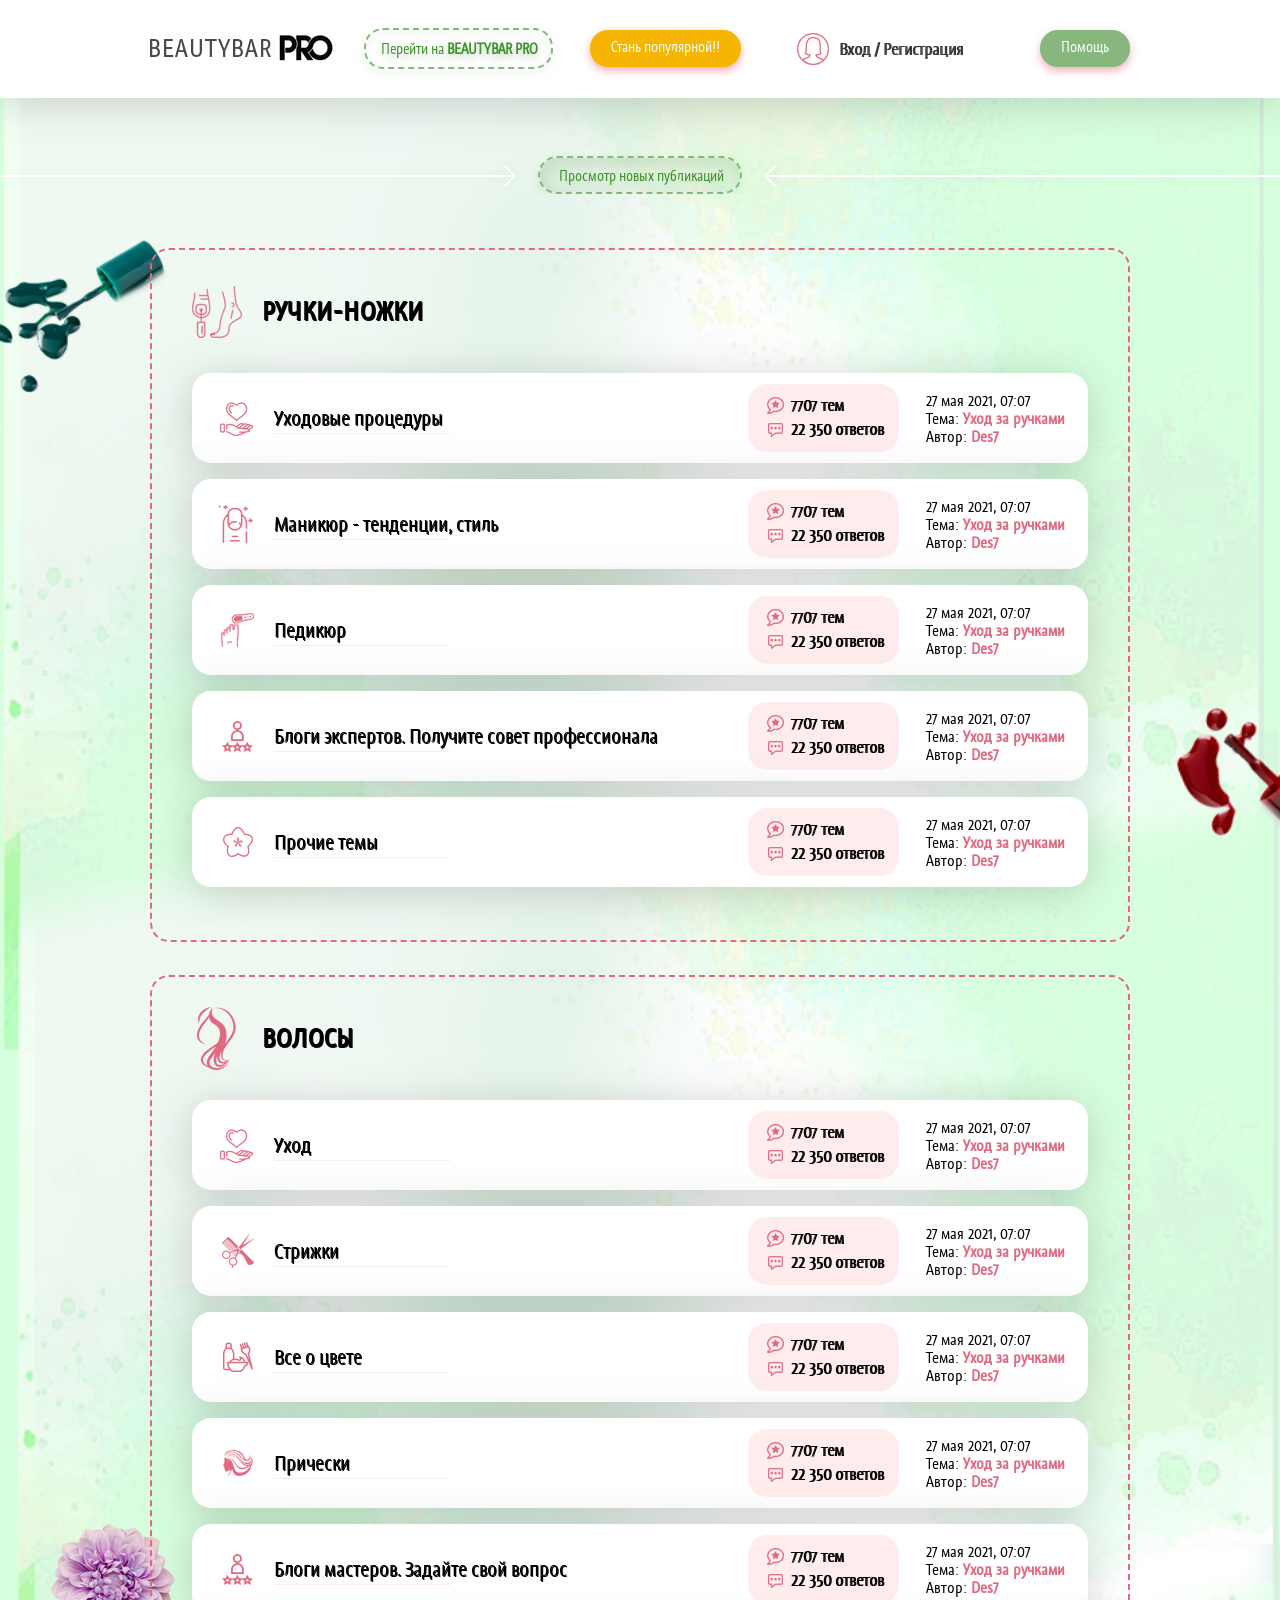
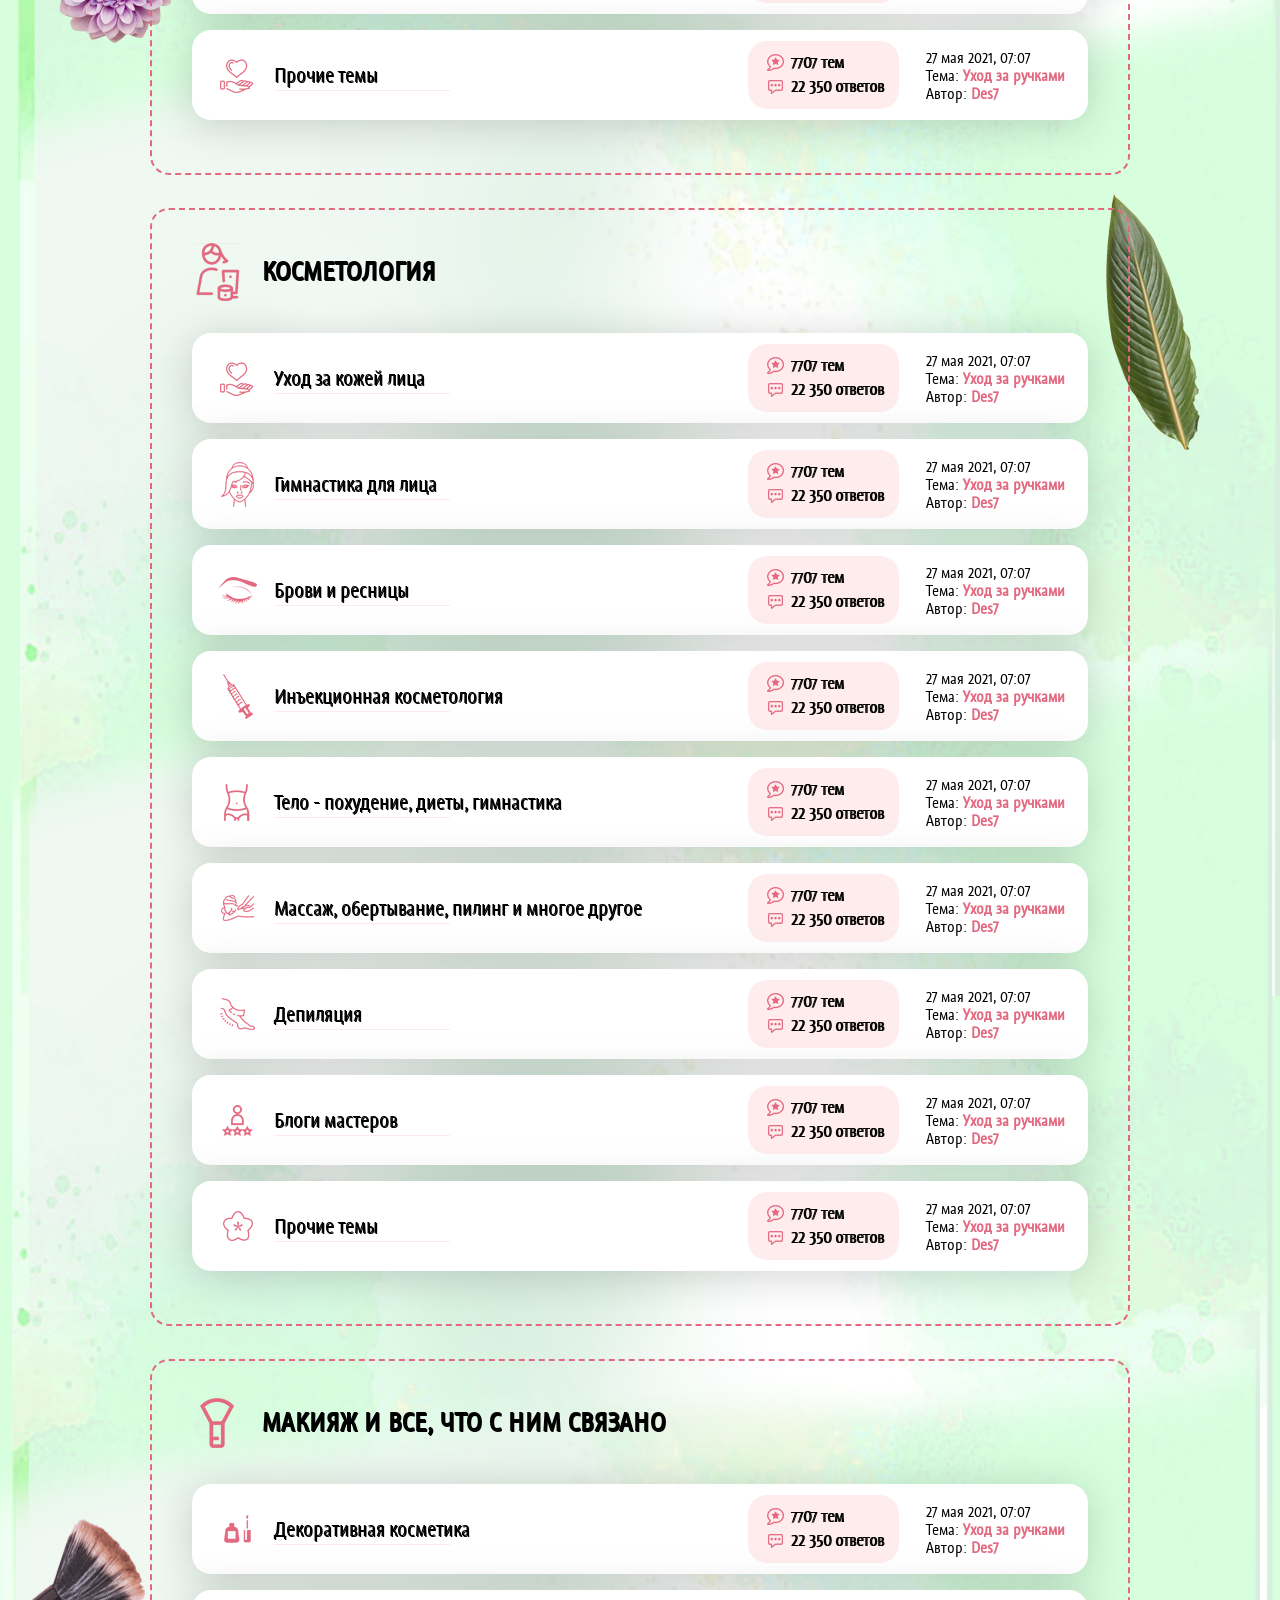
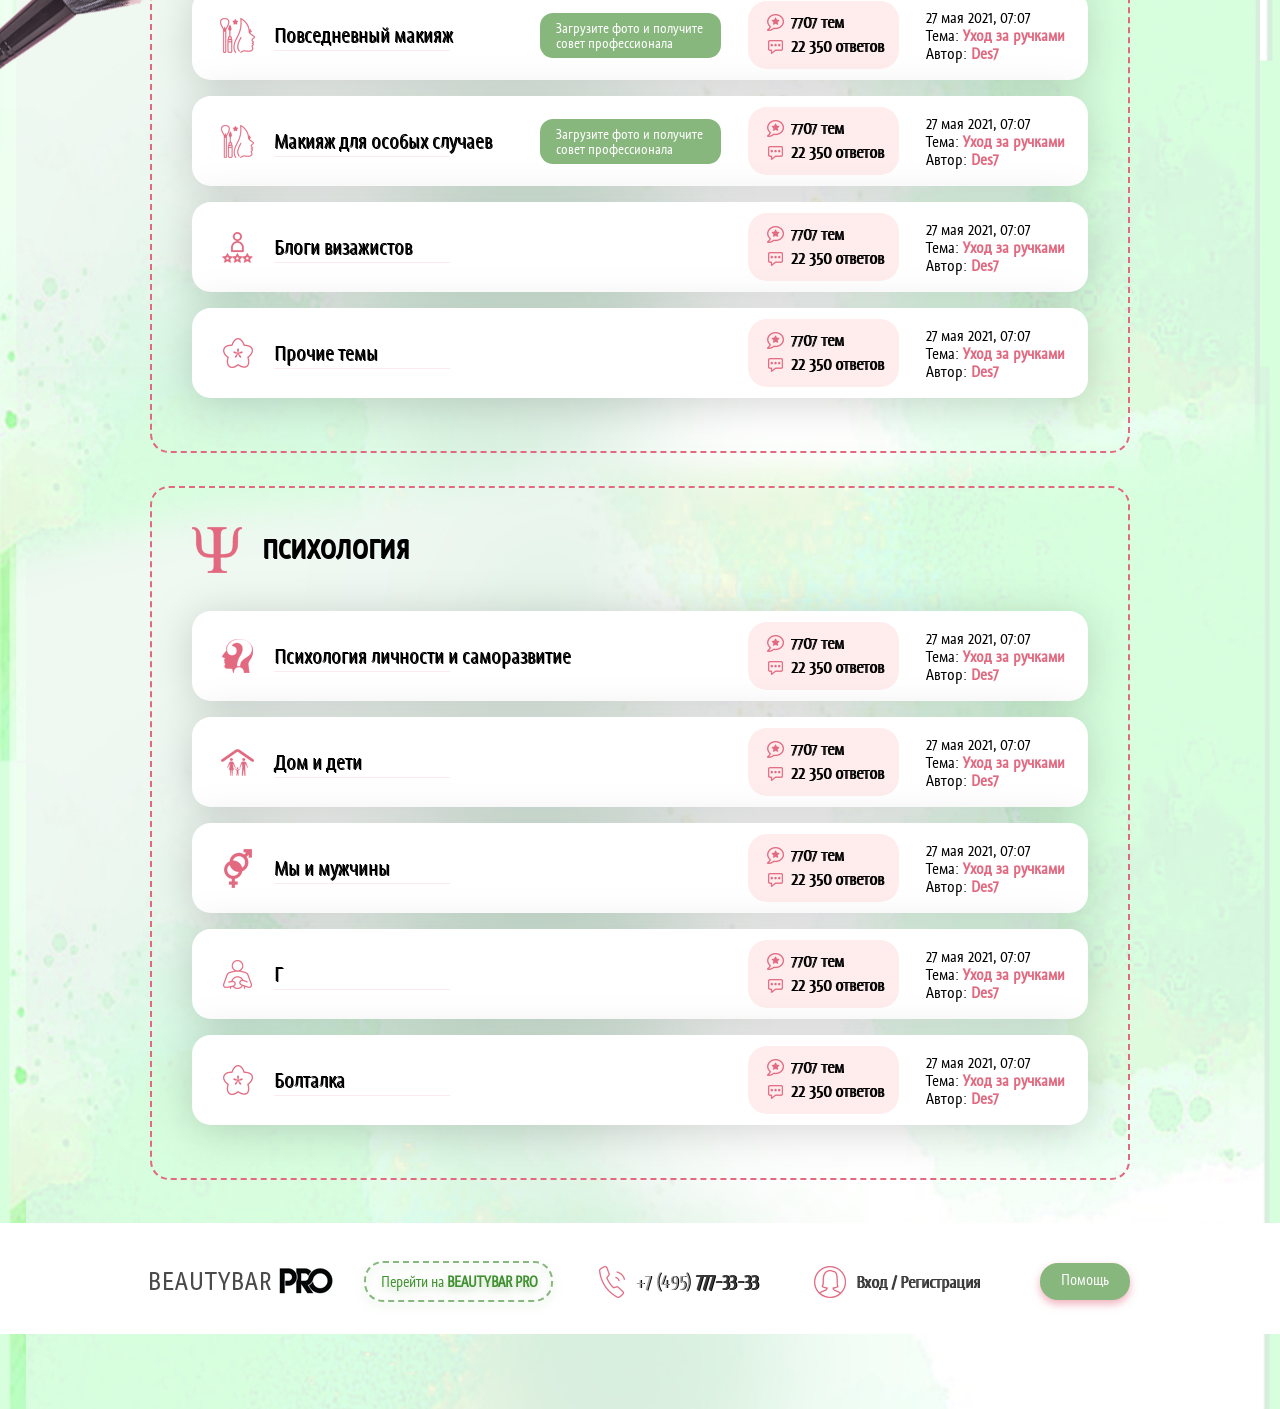
<file: forum.html>
<!DOCTYPE html>
<html lang="ru">

<head>
    <meta charset="UTF-8">
    <meta name="viewport" content="width=device-width, initial-scale=1.0">
    <title>Мастера</title>
    <link rel="shortcut icon" href="">
    <link rel="stylesheet" href="lib/owlcarousel/owl.carousel.min.css">
    <link href="css/jquery.raty.css" rel="stylesheet" type="text/css" />
    <link href="css/normalize.css" rel="stylesheet" type="text/css" />
    <link href="css/style.css" rel="stylesheet" type="text/css" />
    <link href="css/responsive.css" rel="stylesheet" type="text/css" />
</head>

<body style="background-image: url(img/forum-bg.png); background-color: #d7ffde;">
    <header class="header header-forum">
        <div class="container">
            <div class="header__wr-add">
                <a href="index.html" class="logo logo-add">
                    <img src="img/logo.svg" alt="">
                </a>
                <div class="nav__btn">
                    <span class="nav__btn-line"></span>
                    <span class="nav__btn-line"></span>
                    <span class="nav__btn-line"></span>
                </div>
            </div>
            <div class="header__wr">
                <p class="header__close">х</p>
                <a href="index.html" class="logo">
                    <img src="img/logo.svg" alt="">
                </a>
                <a href="index.html" class="back">Перейти на <span>beautybar pro</span></a>
                <!-- <div class="phone">
                    <img src="img/phone.svg" alt="">
                    <a href="tel:+74957773333" class="phone__link"><span>+7 (495)</span> 777-33-33</a>
                </div> -->
                <a href="#" class="became">Стань популярной!!</a>
                <div class="enter">
                    <img src="img/person.svg" alt="">
                    <a href="#" class="enter-link">Вход / Регистрация</a>
                </div>
                <a href="#" class="forum-link">Помощь</a>
            </div>
        </div>
    </header>
    <section class="forum__link">
        <div class="forum__link-wr">
            <a href="#" class="forum__link-link">Просмотр новых публикаций</a>
            <div class="forum__link-line forum__link-line1"></div>
            <div class="forum__link-line forum__link-line2"></div>
        </div>
    </section>
    <section class="forum">
        <div class="container">
            <div class="forum__abs forum1">
                <img src="img/forum1.svg" alt="">
            </div>
            <div class="forum__abs forum2">
                <img src="img/forum2.svg" alt="">
            </div>
            <div class="forum__wr">
                <div class="forum__title">
                    <div class="forum__title-img">
                        <img src="img/forum1-1.svg" alt="ручки-ножки">
                    </div>
                    <h2 class="forum__title-title">ручки-ножки</h2>
                </div>
                <div class="forum__item">
                    <div class="forum__item-wr">
                        <div class="forum__item-img">
                            <img src="img/forum1-1-1.svg" alt="">
                        </div>
                        <a href="#" class="forum__item-title">Уходовые процедуры</a>
                    </div>
                    <div class="forum__item-wr">
                        <div class="forum__item-link">
                            <div class="forum__item-link-wr">
                                <div class="forum__item-link-img">
                                    <img src="img/forum-all-1.svg" alt="">
                                </div>
                                <a href="#" class="forum__item-link-text">7707 тем</a>
                            </div>
                            <div class="forum__item-link-wr">
                                <div class="forum__item-link-img">
                                    <img src="img/forum-all-2.svg" alt="">
                                </div>
                                <a href="#" class="forum__item-link-text">22 350 ответов</a>
                            </div>
                        </div>
                        <div class="forum__item-data">
                            <p class="forum__item-data-text">27 мая 2021, 07:07</p>
                            <p class="forum__item-data-text">Тема: <span>Уход за ручками</span></p>
                            <p class="forum__item-data-text">Автор: <span>Des7</span></p>
                        </div>
                    </div>
                </div>
                <div class="forum__item">
                    <div class="forum__item-wr">
                        <div class="forum__item-img">
                            <img src="img/forum1-1-2.svg" alt="">
                        </div>
                        <a href="#" class="forum__item-title">Маникюр - тенденции, стиль</a>
                    </div>
                    <div class="forum__item-wr">
                        <div class="forum__item-link">
                            <div class="forum__item-link-wr">
                                <div class="forum__item-link-img">
                                    <img src="img/forum-all-1.svg" alt="">
                                </div>
                                <a href="#" class="forum__item-link-text">7707 тем</a>
                            </div>
                            <div class="forum__item-link-wr">
                                <div class="forum__item-link-img">
                                    <img src="img/forum-all-2.svg" alt="">
                                </div>
                                <a href="#" class="forum__item-link-text">22 350 ответов</a>
                            </div>
                        </div>
                        <div class="forum__item-data">
                            <p class="forum__item-data-text">27 мая 2021, 07:07</p>
                            <p class="forum__item-data-text">Тема: <span>Уход за ручками</span></p>
                            <p class="forum__item-data-text">Автор: <span>Des7</span></p>
                        </div>
                    </div>
                </div>
                <div class="forum__item">
                    <div class="forum__item-wr">
                        <div class="forum__item-img">
                            <img src="img/forum1-1-3.svg" alt="">
                        </div>
                        <a href="#" class="forum__item-title">Педикюр</a>
                    </div>
                    <div class="forum__item-wr">
                        <div class="forum__item-link">
                            <div class="forum__item-link-wr">
                                <div class="forum__item-link-img">
                                    <img src="img/forum-all-1.svg" alt="">
                                </div>
                                <a href="#" class="forum__item-link-text">7707 тем</a>
                            </div>
                            <div class="forum__item-link-wr">
                                <div class="forum__item-link-img">
                                    <img src="img/forum-all-2.svg" alt="">
                                </div>
                                <a href="#" class="forum__item-link-text">22 350 ответов</a>
                            </div>
                        </div>
                        <div class="forum__item-data">
                            <p class="forum__item-data-text">27 мая 2021, 07:07</p>
                            <p class="forum__item-data-text">Тема: <span>Уход за ручками</span></p>
                            <p class="forum__item-data-text">Автор: <span>Des7</span></p>
                        </div>
                    </div>
                </div>
                <div class="forum__item">
                    <div class="forum__item-wr">
                        <div class="forum__item-img">
                            <img src="img/forum1-1-4.svg" alt="">
                        </div>
                        <a href="#" class="forum__item-title">Блоги экспертов. Получите совет профессионала</a>
                    </div>
                    <div class="forum__item-wr">
                        <div class="forum__item-link">
                            <div class="forum__item-link-wr">
                                <div class="forum__item-link-img">
                                    <img src="img/forum-all-1.svg" alt="">
                                </div>
                                <a href="#" class="forum__item-link-text">7707 тем</a>
                            </div>
                            <div class="forum__item-link-wr">
                                <div class="forum__item-link-img">
                                    <img src="img/forum-all-2.svg" alt="">
                                </div>
                                <a href="#" class="forum__item-link-text">22 350 ответов</a>
                            </div>
                        </div>
                        <div class="forum__item-data">
                            <p class="forum__item-data-text">27 мая 2021, 07:07</p>
                            <p class="forum__item-data-text">Тема: <span>Уход за ручками</span></p>
                            <p class="forum__item-data-text">Автор: <span>Des7</span></p>
                        </div>
                    </div>
                </div>
                <div class="forum__item">
                    <div class="forum__item-wr">
                        <div class="forum__item-img">
                            <img src="img/forum1-1-5.svg" alt="">
                        </div>
                        <a href="#" class="forum__item-title">Прочие темы</a>
                    </div>
                    <div class="forum__item-wr">
                        <div class="forum__item-link">
                            <div class="forum__item-link-wr">
                                <div class="forum__item-link-img">
                                    <img src="img/forum-all-1.svg" alt="">
                                </div>
                                <a href="#" class="forum__item-link-text">7707 тем</a>
                            </div>
                            <div class="forum__item-link-wr">
                                <div class="forum__item-link-img">
                                    <img src="img/forum-all-2.svg" alt="">
                                </div>
                                <a href="#" class="forum__item-link-text">22 350 ответов</a>
                            </div>
                        </div>
                        <div class="forum__item-data">
                            <p class="forum__item-data-text">27 мая 2021, 07:07</p>
                            <p class="forum__item-data-text">Тема: <span>Уход за ручками</span></p>
                            <p class="forum__item-data-text">Автор: <span>Des7</span></p>
                        </div>
                    </div>
                </div>
            </div>
        </div>
    </section>
    <section class="forum">
        <div class="container">
            <div class="forum__abs forum3">
                <img src="img/forum3.svg" alt="">
            </div>
            <div class="forum__wr">
                <div class="forum__title">
                    <div class="forum__title-img">
                        <img src="img/forum2-1.svg" alt="волосы">
                    </div>
                    <h2 class="forum__title-title">волосы</h2>
                </div>
                <div class="forum__item">
                    <div class="forum__item-wr">
                        <div class="forum__item-img">
                            <img src="img/forum2-1-1.svg" alt="">
                        </div>
                        <a href="#" class="forum__item-title">Уход</a>
                    </div>
                    <div class="forum__item-wr">
                        <div class="forum__item-link">
                            <div class="forum__item-link-wr">
                                <div class="forum__item-link-img">
                                    <img src="img/forum-all-1.svg" alt="">
                                </div>
                                <a href="#" class="forum__item-link-text">7707 тем</a>
                            </div>
                            <div class="forum__item-link-wr">
                                <div class="forum__item-link-img">
                                    <img src="img/forum-all-2.svg" alt="">
                                </div>
                                <a href="#" class="forum__item-link-text">22 350 ответов</a>
                            </div>
                        </div>
                        <div class="forum__item-data">
                            <p class="forum__item-data-text">27 мая 2021, 07:07</p>
                            <p class="forum__item-data-text">Тема: <span>Уход за ручками</span></p>
                            <p class="forum__item-data-text">Автор: <span>Des7</span></p>
                        </div>
                    </div>
                </div>
                <div class="forum__item">
                    <div class="forum__item-wr">
                        <div class="forum__item-img">
                            <img src="img/forum2-1-2.svg" alt="">
                        </div>
                        <a href="#" class="forum__item-title">Стрижки</a>
                    </div>
                    <div class="forum__item-wr">
                        <div class="forum__item-link">
                            <div class="forum__item-link-wr">
                                <div class="forum__item-link-img">
                                    <img src="img/forum-all-1.svg" alt="">
                                </div>
                                <a href="#" class="forum__item-link-text">7707 тем</a>
                            </div>
                            <div class="forum__item-link-wr">
                                <div class="forum__item-link-img">
                                    <img src="img/forum-all-2.svg" alt="">
                                </div>
                                <a href="#" class="forum__item-link-text">22 350 ответов</a>
                            </div>
                        </div>
                        <div class="forum__item-data">
                            <p class="forum__item-data-text">27 мая 2021, 07:07</p>
                            <p class="forum__item-data-text">Тема: <span>Уход за ручками</span></p>
                            <p class="forum__item-data-text">Автор: <span>Des7</span></p>
                        </div>
                    </div>
                </div>
                <div class="forum__item">
                    <div class="forum__item-wr">
                        <div class="forum__item-img">
                            <img src="img/forum2-1-3.svg" alt="">
                        </div>
                        <a href="#" class="forum__item-title">Все о цвете</a>
                    </div>
                    <div class="forum__item-wr">
                        <div class="forum__item-link">
                            <div class="forum__item-link-wr">
                                <div class="forum__item-link-img">
                                    <img src="img/forum-all-1.svg" alt="">
                                </div>
                                <a href="#" class="forum__item-link-text">7707 тем</a>
                            </div>
                            <div class="forum__item-link-wr">
                                <div class="forum__item-link-img">
                                    <img src="img/forum-all-2.svg" alt="">
                                </div>
                                <a href="#" class="forum__item-link-text">22 350 ответов</a>
                            </div>
                        </div>
                        <div class="forum__item-data">
                            <p class="forum__item-data-text">27 мая 2021, 07:07</p>
                            <p class="forum__item-data-text">Тема: <span>Уход за ручками</span></p>
                            <p class="forum__item-data-text">Автор: <span>Des7</span></p>
                        </div>
                    </div>
                </div>
                <div class="forum__item">
                    <div class="forum__item-wr">
                        <div class="forum__item-img">
                            <img src="img/forum2-1-4.svg" alt="">
                        </div>
                        <a href="#" class="forum__item-title">Прически</a>
                    </div>
                    <div class="forum__item-wr">
                        <div class="forum__item-link">
                            <div class="forum__item-link-wr">
                                <div class="forum__item-link-img">
                                    <img src="img/forum-all-1.svg" alt="">
                                </div>
                                <a href="#" class="forum__item-link-text">7707 тем</a>
                            </div>
                            <div class="forum__item-link-wr">
                                <div class="forum__item-link-img">
                                    <img src="img/forum-all-2.svg" alt="">
                                </div>
                                <a href="#" class="forum__item-link-text">22 350 ответов</a>
                            </div>
                        </div>
                        <div class="forum__item-data">
                            <p class="forum__item-data-text">27 мая 2021, 07:07</p>
                            <p class="forum__item-data-text">Тема: <span>Уход за ручками</span></p>
                            <p class="forum__item-data-text">Автор: <span>Des7</span></p>
                        </div>
                    </div>
                </div>
                <div class="forum__item">
                    <div class="forum__item-wr">
                        <div class="forum__item-img">
                            <img src="img/forum2-1-5.svg" alt="">
                        </div>
                        <a href="#" class="forum__item-title">Блоги мастеров. Задайте свой вопрос</a>
                    </div>
                    <div class="forum__item-wr">
                        <div class="forum__item-link">
                            <div class="forum__item-link-wr">
                                <div class="forum__item-link-img">
                                    <img src="img/forum-all-1.svg" alt="">
                                </div>
                                <a href="#" class="forum__item-link-text">7707 тем</a>
                            </div>
                            <div class="forum__item-link-wr">
                                <div class="forum__item-link-img">
                                    <img src="img/forum-all-2.svg" alt="">
                                </div>
                                <a href="#" class="forum__item-link-text">22 350 ответов</a>
                            </div>
                        </div>
                        <div class="forum__item-data">
                            <p class="forum__item-data-text">27 мая 2021, 07:07</p>
                            <p class="forum__item-data-text">Тема: <span>Уход за ручками</span></p>
                            <p class="forum__item-data-text">Автор: <span>Des7</span></p>
                        </div>
                    </div>
                </div>
                <div class="forum__item">
                    <div class="forum__item-wr">
                        <div class="forum__item-img">
                            <img src="img/forum2-1-6.svg" alt="">
                        </div>
                        <a href="#" class="forum__item-title">Прочие темы</a>
                    </div>
                    <div class="forum__item-wr">
                        <div class="forum__item-link">
                            <div class="forum__item-link-wr">
                                <div class="forum__item-link-img">
                                    <img src="img/forum-all-1.svg" alt="">
                                </div>
                                <a href="#" class="forum__item-link-text">7707 тем</a>
                            </div>
                            <div class="forum__item-link-wr">
                                <div class="forum__item-link-img">
                                    <img src="img/forum-all-2.svg" alt="">
                                </div>
                                <a href="#" class="forum__item-link-text">22 350 ответов</a>
                            </div>
                        </div>
                        <div class="forum__item-data">
                            <p class="forum__item-data-text">27 мая 2021, 07:07</p>
                            <p class="forum__item-data-text">Тема: <span>Уход за ручками</span></p>
                            <p class="forum__item-data-text">Автор: <span>Des7</span></p>
                        </div>
                    </div>
                </div>
            </div>
        </div>
    </section>
    <section class="forum">
        <div class="container">
            <div class="forum__abs forum4">
                <img src="img/forum4.svg" alt="">
            </div>
            <div class="forum__wr">
                <div class="forum__title">
                    <div class="forum__title-img">
                        <img src="img/forum3-1.svg" alt="косметология">
                    </div>
                    <h2 class="forum__title-title">косметология</h2>
                </div>
                <div class="forum__item">
                    <div class="forum__item-wr">
                        <div class="forum__item-img">
                            <img src="img/forum3-1-1.svg" alt="">
                        </div>
                        <a href="#" class="forum__item-title">Уход за кожей лица</a>
                    </div>
                    <div class="forum__item-wr">
                        <div class="forum__item-link">
                            <div class="forum__item-link-wr">
                                <div class="forum__item-link-img">
                                    <img src="img/forum-all-1.svg" alt="">
                                </div>
                                <a href="#" class="forum__item-link-text">7707 тем</a>
                            </div>
                            <div class="forum__item-link-wr">
                                <div class="forum__item-link-img">
                                    <img src="img/forum-all-2.svg" alt="">
                                </div>
                                <a href="#" class="forum__item-link-text">22 350 ответов</a>
                            </div>
                        </div>
                        <div class="forum__item-data">
                            <p class="forum__item-data-text">27 мая 2021, 07:07</p>
                            <p class="forum__item-data-text">Тема: <span>Уход за ручками</span></p>
                            <p class="forum__item-data-text">Автор: <span>Des7</span></p>
                        </div>
                    </div>
                </div>
                <div class="forum__item">
                    <div class="forum__item-wr">
                        <div class="forum__item-img">
                            <img src="img/forum3-1-2.svg" alt="">
                        </div>
                        <a href="#" class="forum__item-title">Гимнастика для лица</a>
                    </div>
                    <div class="forum__item-wr">
                        <div class="forum__item-link">
                            <div class="forum__item-link-wr">
                                <div class="forum__item-link-img">
                                    <img src="img/forum-all-1.svg" alt="">
                                </div>
                                <a href="#" class="forum__item-link-text">7707 тем</a>
                            </div>
                            <div class="forum__item-link-wr">
                                <div class="forum__item-link-img">
                                    <img src="img/forum-all-2.svg" alt="">
                                </div>
                                <a href="#" class="forum__item-link-text">22 350 ответов</a>
                            </div>
                        </div>
                        <div class="forum__item-data">
                            <p class="forum__item-data-text">27 мая 2021, 07:07</p>
                            <p class="forum__item-data-text">Тема: <span>Уход за ручками</span></p>
                            <p class="forum__item-data-text">Автор: <span>Des7</span></p>
                        </div>
                    </div>
                </div>
                <div class="forum__item">
                    <div class="forum__item-wr">
                        <div class="forum__item-img">
                            <img src="img/forum3-1-3.svg" alt="">
                        </div>
                        <a href="#" class="forum__item-title">Брови и ресницы</a>
                    </div>
                    <div class="forum__item-wr">
                        <div class="forum__item-link">
                            <div class="forum__item-link-wr">
                                <div class="forum__item-link-img">
                                    <img src="img/forum-all-1.svg" alt="">
                                </div>
                                <a href="#" class="forum__item-link-text">7707 тем</a>
                            </div>
                            <div class="forum__item-link-wr">
                                <div class="forum__item-link-img">
                                    <img src="img/forum-all-2.svg" alt="">
                                </div>
                                <a href="#" class="forum__item-link-text">22 350 ответов</a>
                            </div>
                        </div>
                        <div class="forum__item-data">
                            <p class="forum__item-data-text">27 мая 2021, 07:07</p>
                            <p class="forum__item-data-text">Тема: <span>Уход за ручками</span></p>
                            <p class="forum__item-data-text">Автор: <span>Des7</span></p>
                        </div>
                    </div>
                </div>
                <div class="forum__item">
                    <div class="forum__item-wr">
                        <div class="forum__item-img">
                            <img src="img/forum3-1-4.svg" alt="">
                        </div>
                        <a href="#" class="forum__item-title">Инъекционная косметология</a>
                    </div>
                    <div class="forum__item-wr">
                        <div class="forum__item-link">
                            <div class="forum__item-link-wr">
                                <div class="forum__item-link-img">
                                    <img src="img/forum-all-1.svg" alt="">
                                </div>
                                <a href="#" class="forum__item-link-text">7707 тем</a>
                            </div>
                            <div class="forum__item-link-wr">
                                <div class="forum__item-link-img">
                                    <img src="img/forum-all-2.svg" alt="">
                                </div>
                                <a href="#" class="forum__item-link-text">22 350 ответов</a>
                            </div>
                        </div>
                        <div class="forum__item-data">
                            <p class="forum__item-data-text">27 мая 2021, 07:07</p>
                            <p class="forum__item-data-text">Тема: <span>Уход за ручками</span></p>
                            <p class="forum__item-data-text">Автор: <span>Des7</span></p>
                        </div>
                    </div>
                </div>
                <div class="forum__item">
                    <div class="forum__item-wr">
                        <div class="forum__item-img">
                            <img src="img/forum3-1-5.svg" alt="">
                        </div>
                        <a href="#" class="forum__item-title">Тело - похудение, диеты, гимнастика</a>
                    </div>
                    <div class="forum__item-wr">
                        <div class="forum__item-link">
                            <div class="forum__item-link-wr">
                                <div class="forum__item-link-img">
                                    <img src="img/forum-all-1.svg" alt="">
                                </div>
                                <a href="#" class="forum__item-link-text">7707 тем</a>
                            </div>
                            <div class="forum__item-link-wr">
                                <div class="forum__item-link-img">
                                    <img src="img/forum-all-2.svg" alt="">
                                </div>
                                <a href="#" class="forum__item-link-text">22 350 ответов</a>
                            </div>
                        </div>
                        <div class="forum__item-data">
                            <p class="forum__item-data-text">27 мая 2021, 07:07</p>
                            <p class="forum__item-data-text">Тема: <span>Уход за ручками</span></p>
                            <p class="forum__item-data-text">Автор: <span>Des7</span></p>
                        </div>
                    </div>
                </div>
                <div class="forum__item">
                    <div class="forum__item-wr">
                        <div class="forum__item-img">
                            <img src="img/forum3-1-6.svg" alt="">
                        </div>
                        <a href="#" class="forum__item-title">Массаж, обертывание, пилинг и многое другое</a>
                    </div>
                    <div class="forum__item-wr">
                        <div class="forum__item-link">
                            <div class="forum__item-link-wr">
                                <div class="forum__item-link-img">
                                    <img src="img/forum-all-1.svg" alt="">
                                </div>
                                <a href="#" class="forum__item-link-text">7707 тем</a>
                            </div>
                            <div class="forum__item-link-wr">
                                <div class="forum__item-link-img">
                                    <img src="img/forum-all-2.svg" alt="">
                                </div>
                                <a href="#" class="forum__item-link-text">22 350 ответов</a>
                            </div>
                        </div>
                        <div class="forum__item-data">
                            <p class="forum__item-data-text">27 мая 2021, 07:07</p>
                            <p class="forum__item-data-text">Тема: <span>Уход за ручками</span></p>
                            <p class="forum__item-data-text">Автор: <span>Des7</span></p>
                        </div>
                    </div>
                </div>
                <div class="forum__item">
                    <div class="forum__item-wr">
                        <div class="forum__item-img">
                            <img src="img/forum3-1-7.svg" alt="">
                        </div>
                        <a href="#" class="forum__item-title">Депиляция</a>
                    </div>
                    <div class="forum__item-wr">
                        <div class="forum__item-link">
                            <div class="forum__item-link-wr">
                                <div class="forum__item-link-img">
                                    <img src="img/forum-all-1.svg" alt="">
                                </div>
                                <a href="#" class="forum__item-link-text">7707 тем</a>
                            </div>
                            <div class="forum__item-link-wr">
                                <div class="forum__item-link-img">
                                    <img src="img/forum-all-2.svg" alt="">
                                </div>
                                <a href="#" class="forum__item-link-text">22 350 ответов</a>
                            </div>
                        </div>
                        <div class="forum__item-data">
                            <p class="forum__item-data-text">27 мая 2021, 07:07</p>
                            <p class="forum__item-data-text">Тема: <span>Уход за ручками</span></p>
                            <p class="forum__item-data-text">Автор: <span>Des7</span></p>
                        </div>
                    </div>
                </div>
                <div class="forum__item">
                    <div class="forum__item-wr">
                        <div class="forum__item-img">
                            <img src="img/forum3-1-8.svg" alt="">
                        </div>
                        <a href="#" class="forum__item-title">Блоги мастеров</a>
                    </div>
                    <div class="forum__item-wr">
                        <div class="forum__item-link">
                            <div class="forum__item-link-wr">
                                <div class="forum__item-link-img">
                                    <img src="img/forum-all-1.svg" alt="">
                                </div>
                                <a href="#" class="forum__item-link-text">7707 тем</a>
                            </div>
                            <div class="forum__item-link-wr">
                                <div class="forum__item-link-img">
                                    <img src="img/forum-all-2.svg" alt="">
                                </div>
                                <a href="#" class="forum__item-link-text">22 350 ответов</a>
                            </div>
                        </div>
                        <div class="forum__item-data">
                            <p class="forum__item-data-text">27 мая 2021, 07:07</p>
                            <p class="forum__item-data-text">Тема: <span>Уход за ручками</span></p>
                            <p class="forum__item-data-text">Автор: <span>Des7</span></p>
                        </div>
                    </div>
                </div>
                <div class="forum__item">
                    <div class="forum__item-wr">
                        <div class="forum__item-img">
                            <img src="img/forum3-1-9.svg" alt="">
                        </div>
                        <a href="#" class="forum__item-title">Прочие темы</a>
                    </div>
                    <div class="forum__item-wr">
                        <div class="forum__item-link">
                            <div class="forum__item-link-wr">
                                <div class="forum__item-link-img">
                                    <img src="img/forum-all-1.svg" alt="">
                                </div>
                                <a href="#" class="forum__item-link-text">7707 тем</a>
                            </div>
                            <div class="forum__item-link-wr">
                                <div class="forum__item-link-img">
                                    <img src="img/forum-all-2.svg" alt="">
                                </div>
                                <a href="#" class="forum__item-link-text">22 350 ответов</a>
                            </div>
                        </div>
                        <div class="forum__item-data">
                            <p class="forum__item-data-text">27 мая 2021, 07:07</p>
                            <p class="forum__item-data-text">Тема: <span>Уход за ручками</span></p>
                            <p class="forum__item-data-text">Автор: <span>Des7</span></p>
                        </div>
                    </div>
                </div>
            </div>
        </div>
    </section>
    <section class="forum">
        <div class="forum__abs forum5">
            <img src="img/forum5.svg" alt="">
        </div>
        <div class="container">
            <div class="forum__wr">
                <div class="forum__title">
                    <div class="forum__title-img">
                        <img src="img/forum4-1.svg" alt="макияж">
                    </div>
                    <h2 class="forum__title-title">макияж и все, что с ним связано</h2>
                </div>
                <div class="forum__item">
                    <div class="forum__item-wr">
                        <div class="forum__item-img">
                            <img src="img/forum4-1-1.svg" alt="">
                        </div>
                        <a href="#" class="forum__item-title">Декоративная косметика</a>
                    </div>
                    <div class="forum__item-wr">
                        <div class="forum__item-link">
                            <div class="forum__item-link-wr">
                                <div class="forum__item-link-img">
                                    <img src="img/forum-all-1.svg" alt="">
                                </div>
                                <a href="#" class="forum__item-link-text">7707 тем</a>
                            </div>
                            <div class="forum__item-link-wr">
                                <div class="forum__item-link-img">
                                    <img src="img/forum-all-2.svg" alt="">
                                </div>
                                <a href="#" class="forum__item-link-text">22 350 ответов</a>
                            </div>
                        </div>
                        <div class="forum__item-data">
                            <p class="forum__item-data-text">27 мая 2021, 07:07</p>
                            <p class="forum__item-data-text">Тема: <span>Уход за ручками</span></p>
                            <p class="forum__item-data-text">Автор: <span>Des7</span></p>
                        </div>
                    </div>
                </div>
                <div class="forum__item">
                    <div class="forum__item-wr">
                        <div class="forum__item-img">
                            <img src="img/forum4-1-2.svg" alt="">
                        </div>
                        <a href="#" class="forum__item-title">Повседневный макияж</a>
                    </div>
                    <div class="forum__send">
                        <p class="forum__send-text">Загрузите фото и получите совет профессионала</p>
                        <form class="forum__send-form" action="#" enctype="multipart/form-data" method="post" id="feedback-form">
                            <p class="forum__send-form-close">x</p>
                            <label for="fileFF">Прикрепить файл:</label>
                            <input type="file" name="fileFF[]" multiple id="fileFF" class="w100">
                            <input class="forum__send-form-btn" value="Отправить" type="submit" id="submitFF">
                        </form>
                    </div>
                    <div class="forum__item-wr">
                        <div class="forum__item-link">
                            <div class="forum__item-link-wr">
                                <div class="forum__item-link-img">
                                    <img src="img/forum-all-1.svg" alt="">
                                </div>
                                <a href="#" class="forum__item-link-text">7707 тем</a>
                            </div>
                            <div class="forum__item-link-wr">
                                <div class="forum__item-link-img">
                                    <img src="img/forum-all-2.svg" alt="">
                                </div>
                                <a href="#" class="forum__item-link-text">22 350 ответов</a>
                            </div>
                        </div>
                        <div class="forum__item-data">
                            <p class="forum__item-data-text">27 мая 2021, 07:07</p>
                            <p class="forum__item-data-text">Тема: <span>Уход за ручками</span></p>
                            <p class="forum__item-data-text">Автор: <span>Des7</span></p>
                        </div>
                    </div>
                </div>
                <div class="forum__item">
                    <div class="forum__item-wr">
                        <div class="forum__item-img">
                            <img src="img/forum4-1-3.svg" alt="">
                        </div>
                        <a href="#" class="forum__item-title">Макияж для особых случаев</a>
                    </div>
                    <div class="forum__send">
                        <p class="forum__send-text">Загрузите фото и получите совет профессионала</p>
                        <form class="forum__send-form" action="#" enctype="multipart/form-data" method="post" id="feedback-form">
                            <p class="forum__send-form-close">x</p>
                            <label for="fileFF">Прикрепить файл:</label>
                            <input type="file" name="fileFF[]" multiple id="fileFF" class="w100">
                            <input class="forum__send-form-btn" value="Отправить" type="submit" id="submitFF">
                        </form>
                    </div>
                    <div class="forum__item-wr">
                        <div class="forum__item-link">
                            <div class="forum__item-link-wr">
                                <div class="forum__item-link-img">
                                    <img src="img/forum-all-1.svg" alt="">
                                </div>
                                <a href="#" class="forum__item-link-text">7707 тем</a>
                            </div>
                            <div class="forum__item-link-wr">
                                <div class="forum__item-link-img">
                                    <img src="img/forum-all-2.svg" alt="">
                                </div>
                                <a href="#" class="forum__item-link-text">22 350 ответов</a>
                            </div>
                        </div>
                        <div class="forum__item-data">
                            <p class="forum__item-data-text">27 мая 2021, 07:07</p>
                            <p class="forum__item-data-text">Тема: <span>Уход за ручками</span></p>
                            <p class="forum__item-data-text">Автор: <span>Des7</span></p>
                        </div>
                    </div>
                </div>
                <div class="forum__item">
                    <div class="forum__item-wr">
                        <div class="forum__item-img">
                            <img src="img/forum4-1-4.svg" alt="">
                        </div>
                        <a href="#" class="forum__item-title">Блоги визажистов</a>
                    </div>
                    <div class="forum__item-wr">
                        <div class="forum__item-link">
                            <div class="forum__item-link-wr">
                                <div class="forum__item-link-img">
                                    <img src="img/forum-all-1.svg" alt="">
                                </div>
                                <a href="#" class="forum__item-link-text">7707 тем</a>
                            </div>
                            <div class="forum__item-link-wr">
                                <div class="forum__item-link-img">
                                    <img src="img/forum-all-2.svg" alt="">
                                </div>
                                <a href="#" class="forum__item-link-text">22 350 ответов</a>
                            </div>
                        </div>
                        <div class="forum__item-data">
                            <p class="forum__item-data-text">27 мая 2021, 07:07</p>
                            <p class="forum__item-data-text">Тема: <span>Уход за ручками</span></p>
                            <p class="forum__item-data-text">Автор: <span>Des7</span></p>
                        </div>
                    </div>
                </div>
                <div class="forum__item">
                    <div class="forum__item-wr">
                        <div class="forum__item-img">
                            <img src="img/forum5-1-5.svg" alt="">
                        </div>
                        <a href="#" class="forum__item-title">Прочие темы</a>
                    </div>
                    <div class="forum__item-wr">
                        <div class="forum__item-link">
                            <div class="forum__item-link-wr">
                                <div class="forum__item-link-img">
                                    <img src="img/forum-all-1.svg" alt="">
                                </div>
                                <a href="#" class="forum__item-link-text">7707 тем</a>
                            </div>
                            <div class="forum__item-link-wr">
                                <div class="forum__item-link-img">
                                    <img src="img/forum-all-2.svg" alt="">
                                </div>
                                <a href="#" class="forum__item-link-text">22 350 ответов</a>
                            </div>
                        </div>
                        <div class="forum__item-data">
                            <p class="forum__item-data-text">27 мая 2021, 07:07</p>
                            <p class="forum__item-data-text">Тема: <span>Уход за ручками</span></p>
                            <p class="forum__item-data-text">Автор: <span>Des7</span></p>
                        </div>
                    </div>
                </div>
            </div>
        </div>
    </section>
    <section class="forum">
        <div class="container">
            <div class="forum__wr">
                <div class="forum__title">
                    <div class="forum__title-img">
                        <img src="img/forum5-1.svg" alt="психология">
                    </div>
                    <h2 class="forum__title-title">психология</h2>
                </div>
                <div class="forum__item">
                    <div class="forum__item-wr">
                        <div class="forum__item-img">
                            <img src="img/forum5-1-1.svg" alt="">
                        </div>
                        <a href="#" class="forum__item-title">Психология личности и саморазвитие</a>
                    </div>
                    <div class="forum__item-wr">
                        <div class="forum__item-link">
                            <div class="forum__item-link-wr">
                                <div class="forum__item-link-img">
                                    <img src="img/forum-all-1.svg" alt="">
                                </div>
                                <a href="#" class="forum__item-link-text">7707 тем</a>
                            </div>
                            <div class="forum__item-link-wr">
                                <div class="forum__item-link-img">
                                    <img src="img/forum-all-2.svg" alt="">
                                </div>
                                <a href="#" class="forum__item-link-text">22 350 ответов</a>
                            </div>
                        </div>
                        <div class="forum__item-data">
                            <p class="forum__item-data-text">27 мая 2021, 07:07</p>
                            <p class="forum__item-data-text">Тема: <span>Уход за ручками</span></p>
                            <p class="forum__item-data-text">Автор: <span>Des7</span></p>
                        </div>
                    </div>
                </div>
                <div class="forum__item">
                    <div class="forum__item-wr">
                        <div class="forum__item-img">
                            <img src="img/forum5-1-2.svg" alt="">
                        </div>
                        <a href="#" class="forum__item-title">Дом и дети</a>
                    </div>
                    <div class="forum__item-wr">
                        <div class="forum__item-link">
                            <div class="forum__item-link-wr">
                                <div class="forum__item-link-img">
                                    <img src="img/forum-all-1.svg" alt="">
                                </div>
                                <a href="#" class="forum__item-link-text">7707 тем</a>
                            </div>
                            <div class="forum__item-link-wr">
                                <div class="forum__item-link-img">
                                    <img src="img/forum-all-2.svg" alt="">
                                </div>
                                <a href="#" class="forum__item-link-text">22 350 ответов</a>
                            </div>
                        </div>
                        <div class="forum__item-data">
                            <p class="forum__item-data-text">27 мая 2021, 07:07</p>
                            <p class="forum__item-data-text">Тема: <span>Уход за ручками</span></p>
                            <p class="forum__item-data-text">Автор: <span>Des7</span></p>
                        </div>
                    </div>
                </div>
                <div class="forum__item">
                    <div class="forum__item-wr">
                        <div class="forum__item-img">
                            <img src="img/forum5-1-3.svg" alt="">
                        </div>
                        <a href="#" class="forum__item-title">Мы и мужчины</a>
                    </div>
                    <div class="forum__item-wr">
                        <div class="forum__item-link">
                            <div class="forum__item-link-wr">
                                <div class="forum__item-link-img">
                                    <img src="img/forum-all-1.svg" alt="">
                                </div>
                                <a href="#" class="forum__item-link-text">7707 тем</a>
                            </div>
                            <div class="forum__item-link-wr">
                                <div class="forum__item-link-img">
                                    <img src="img/forum-all-2.svg" alt="">
                                </div>
                                <a href="#" class="forum__item-link-text">22 350 ответов</a>
                            </div>
                        </div>
                        <div class="forum__item-data">
                            <p class="forum__item-data-text">27 мая 2021, 07:07</p>
                            <p class="forum__item-data-text">Тема: <span>Уход за ручками</span></p>
                            <p class="forum__item-data-text">Автор: <span>Des7</span></p>
                        </div>
                    </div>
                </div>
                <div class="forum__item">
                    <div class="forum__item-wr">
                        <div class="forum__item-img">
                            <img src="img/forum5-1-4.svg" alt="">
                        </div>
                        <a href="#" class="forum__item-title">Г</a>
                    </div>
                    <div class="forum__item-wr">
                        <div class="forum__item-link">
                            <div class="forum__item-link-wr">
                                <div class="forum__item-link-img">
                                    <img src="img/forum-all-1.svg" alt="">
                                </div>
                                <a href="#" class="forum__item-link-text">7707 тем</a>
                            </div>
                            <div class="forum__item-link-wr">
                                <div class="forum__item-link-img">
                                    <img src="img/forum-all-2.svg" alt="">
                                </div>
                                <a href="#" class="forum__item-link-text">22 350 ответов</a>
                            </div>
                        </div>
                        <div class="forum__item-data">
                            <p class="forum__item-data-text">27 мая 2021, 07:07</p>
                            <p class="forum__item-data-text">Тема: <span>Уход за ручками</span></p>
                            <p class="forum__item-data-text">Автор: <span>Des7</span></p>
                        </div>
                    </div>
                </div>
                <div class="forum__item">
                    <div class="forum__item-wr">
                        <div class="forum__item-img">
                            <img src="img/forum5-1-5.svg" alt="">
                        </div>
                        <a href="#" class="forum__item-title">Болталка</a>
                    </div>
                    <div class="forum__item-wr">
                        <div class="forum__item-link">
                            <div class="forum__item-link-wr">
                                <div class="forum__item-link-img">
                                    <img src="img/forum-all-1.svg" alt="">
                                </div>
                                <a href="#" class="forum__item-link-text">7707 тем</a>
                            </div>
                            <div class="forum__item-link-wr">
                                <div class="forum__item-link-img">
                                    <img src="img/forum-all-2.svg" alt="">
                                </div>
                                <a href="#" class="forum__item-link-text">22 350 ответов</a>
                            </div>
                        </div>
                        <div class="forum__item-data">
                            <p class="forum__item-data-text">27 мая 2021, 07:07</p>
                            <p class="forum__item-data-text">Тема: <span>Уход за ручками</span></p>
                            <p class="forum__item-data-text">Автор: <span>Des7</span></p>
                        </div>
                    </div>
                </div>
            </div>
        </div>
    </section>
    <footer class="footer footer-forum">
        <div class="container">
            <div class="footer__wr">
                <a href="index.html" class="logo logo-add">
                    <img src="img/logo.svg" alt="">
                </a>
                <a href="index.html" class="back">Перейти на <span>beautybar pro</span></a>
                <div class="phone">
                    <img src="img/phone.svg" alt="">
                    <a href="tel:+74957773333" class="phone__link"><span>+7 (495)</span> 777-33-33</a>
                </div>
                <div class="enter">
                    <img src="img/person.svg" alt="">
                    <a href="#" class="enter-link">Вход / Регистрация</a>
                </div>
                <a href="#" class="forum-link">Помощь</a>
            </div>
        </div>
    </footer>
    <section class="after-all"></section>
    <script src="https://ajax.googleapis.com/ajax/libs/jquery/3.5.1/jquery.min.js"></script>
    <script src="lib/owlcarousel/owl.carousel.min.js"></script>
    <script src="jquery.raty.js"></script>
    <script src="script.js"></script>
</body>

</html>
</file>
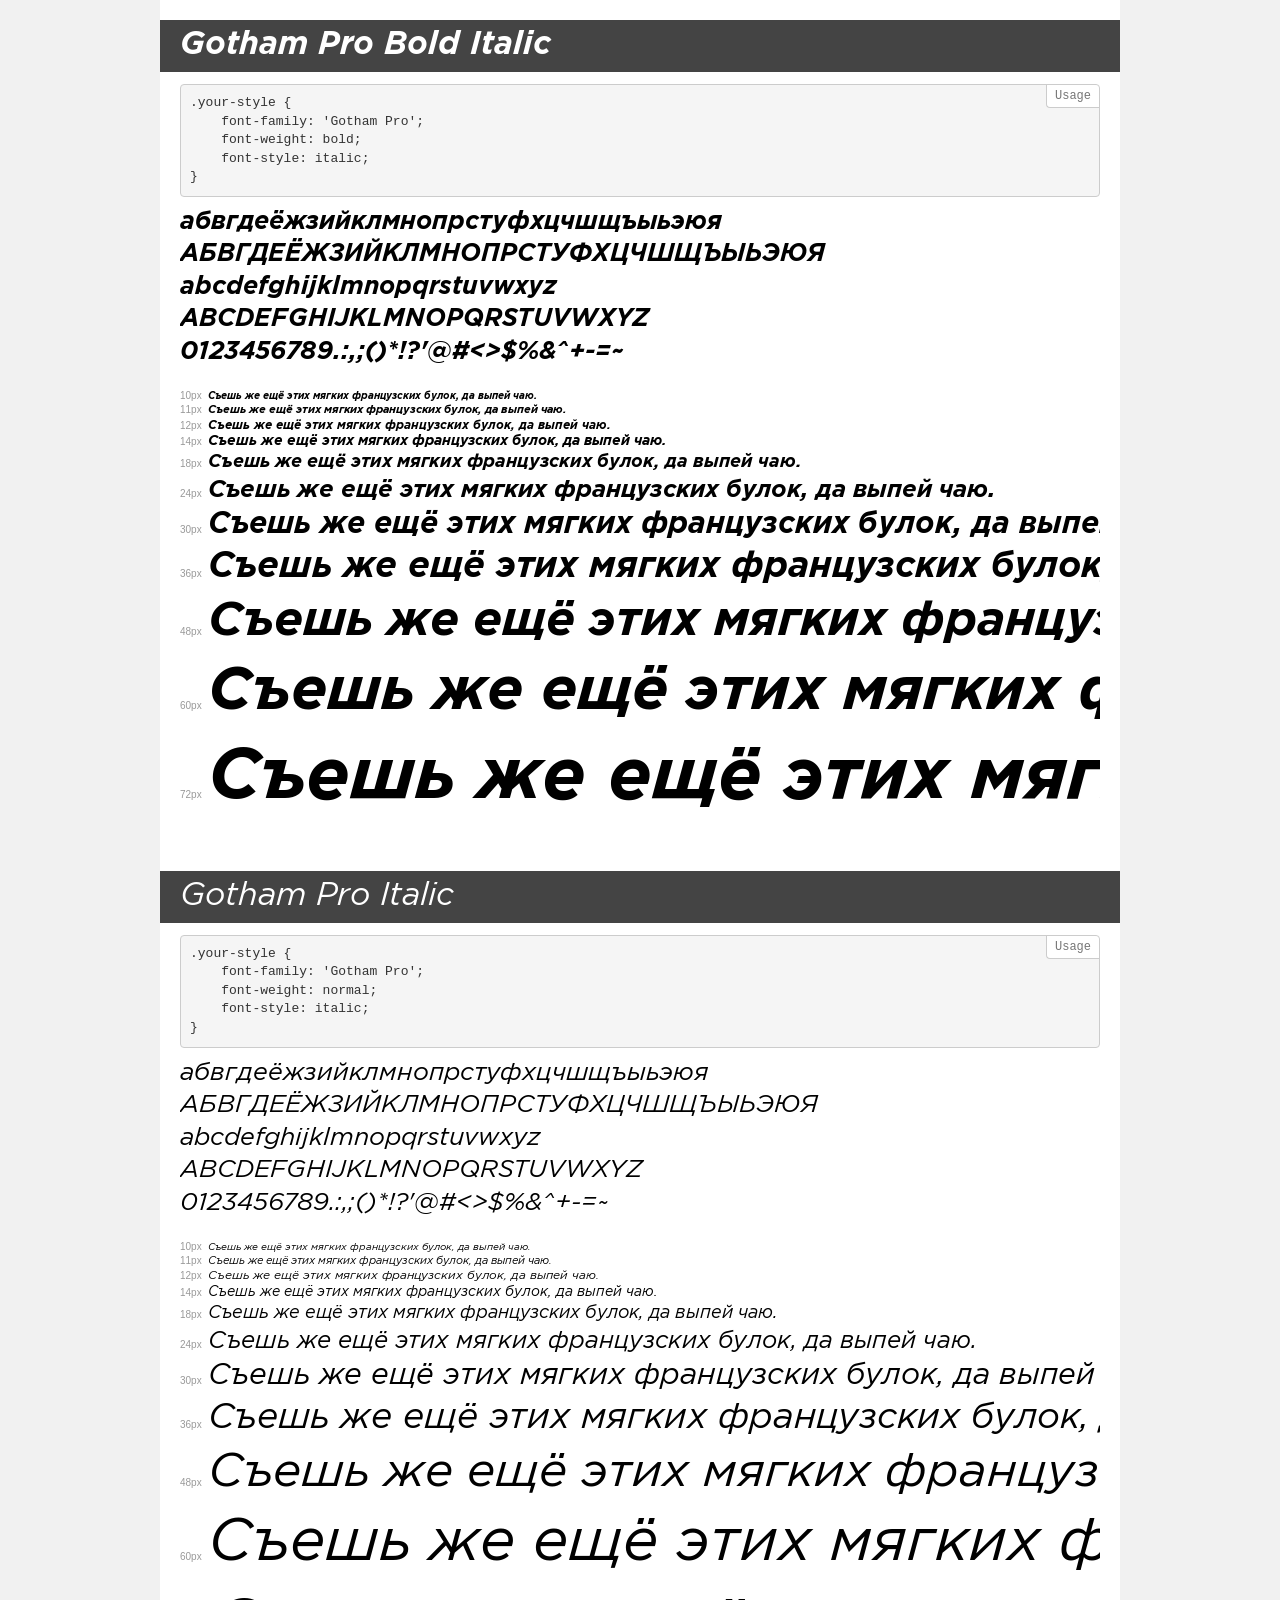
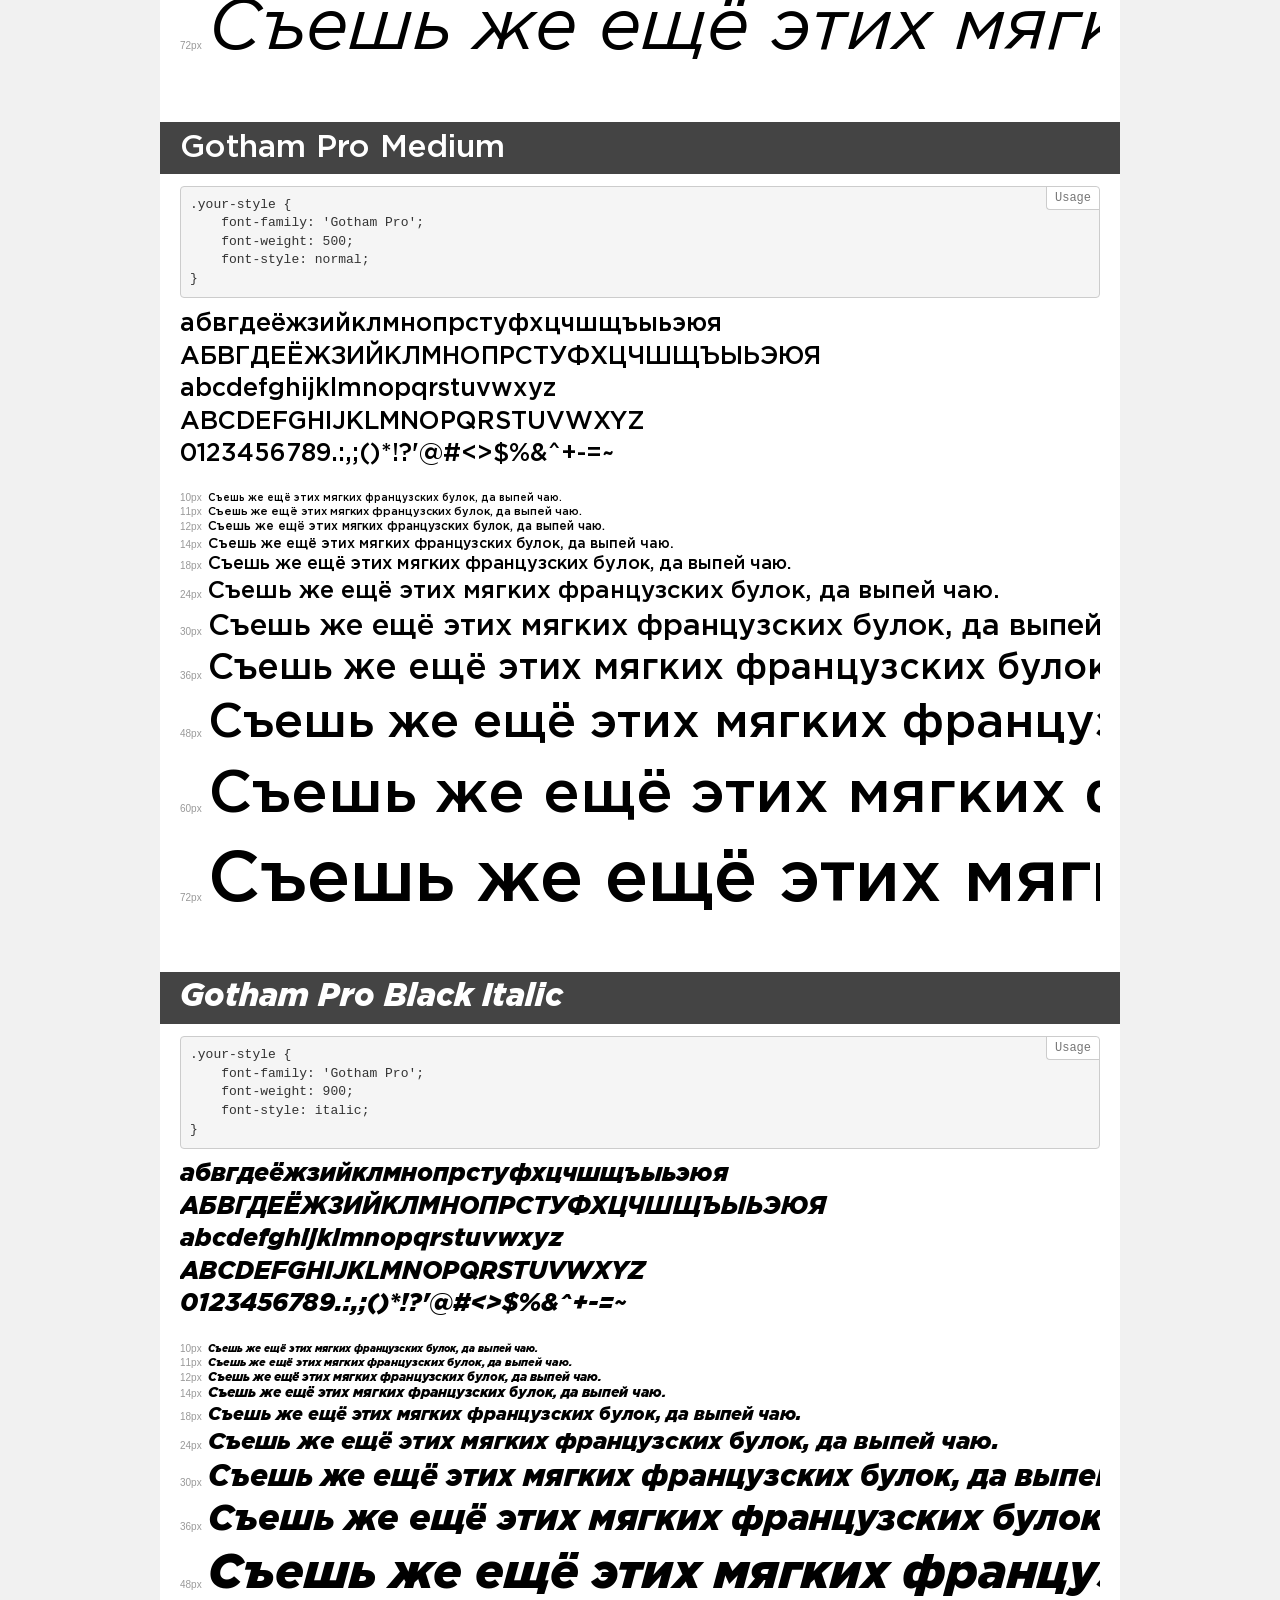
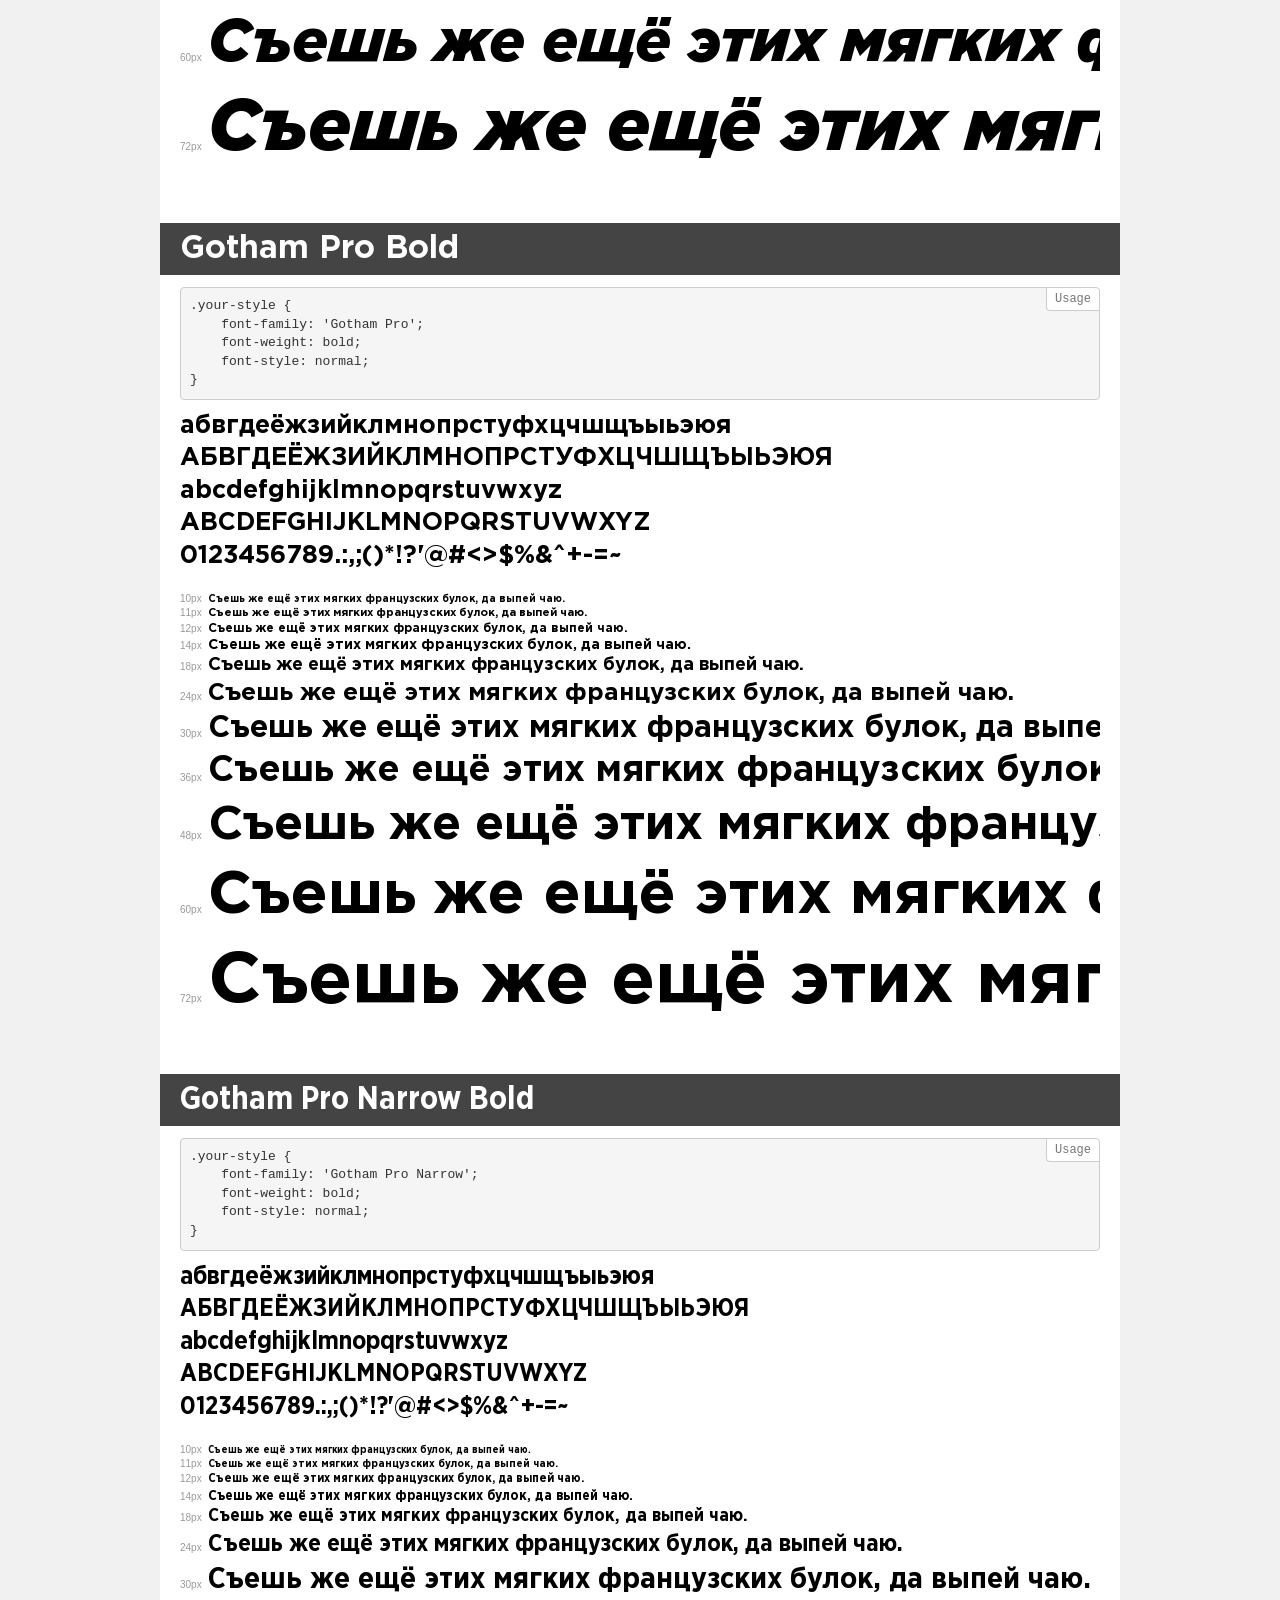
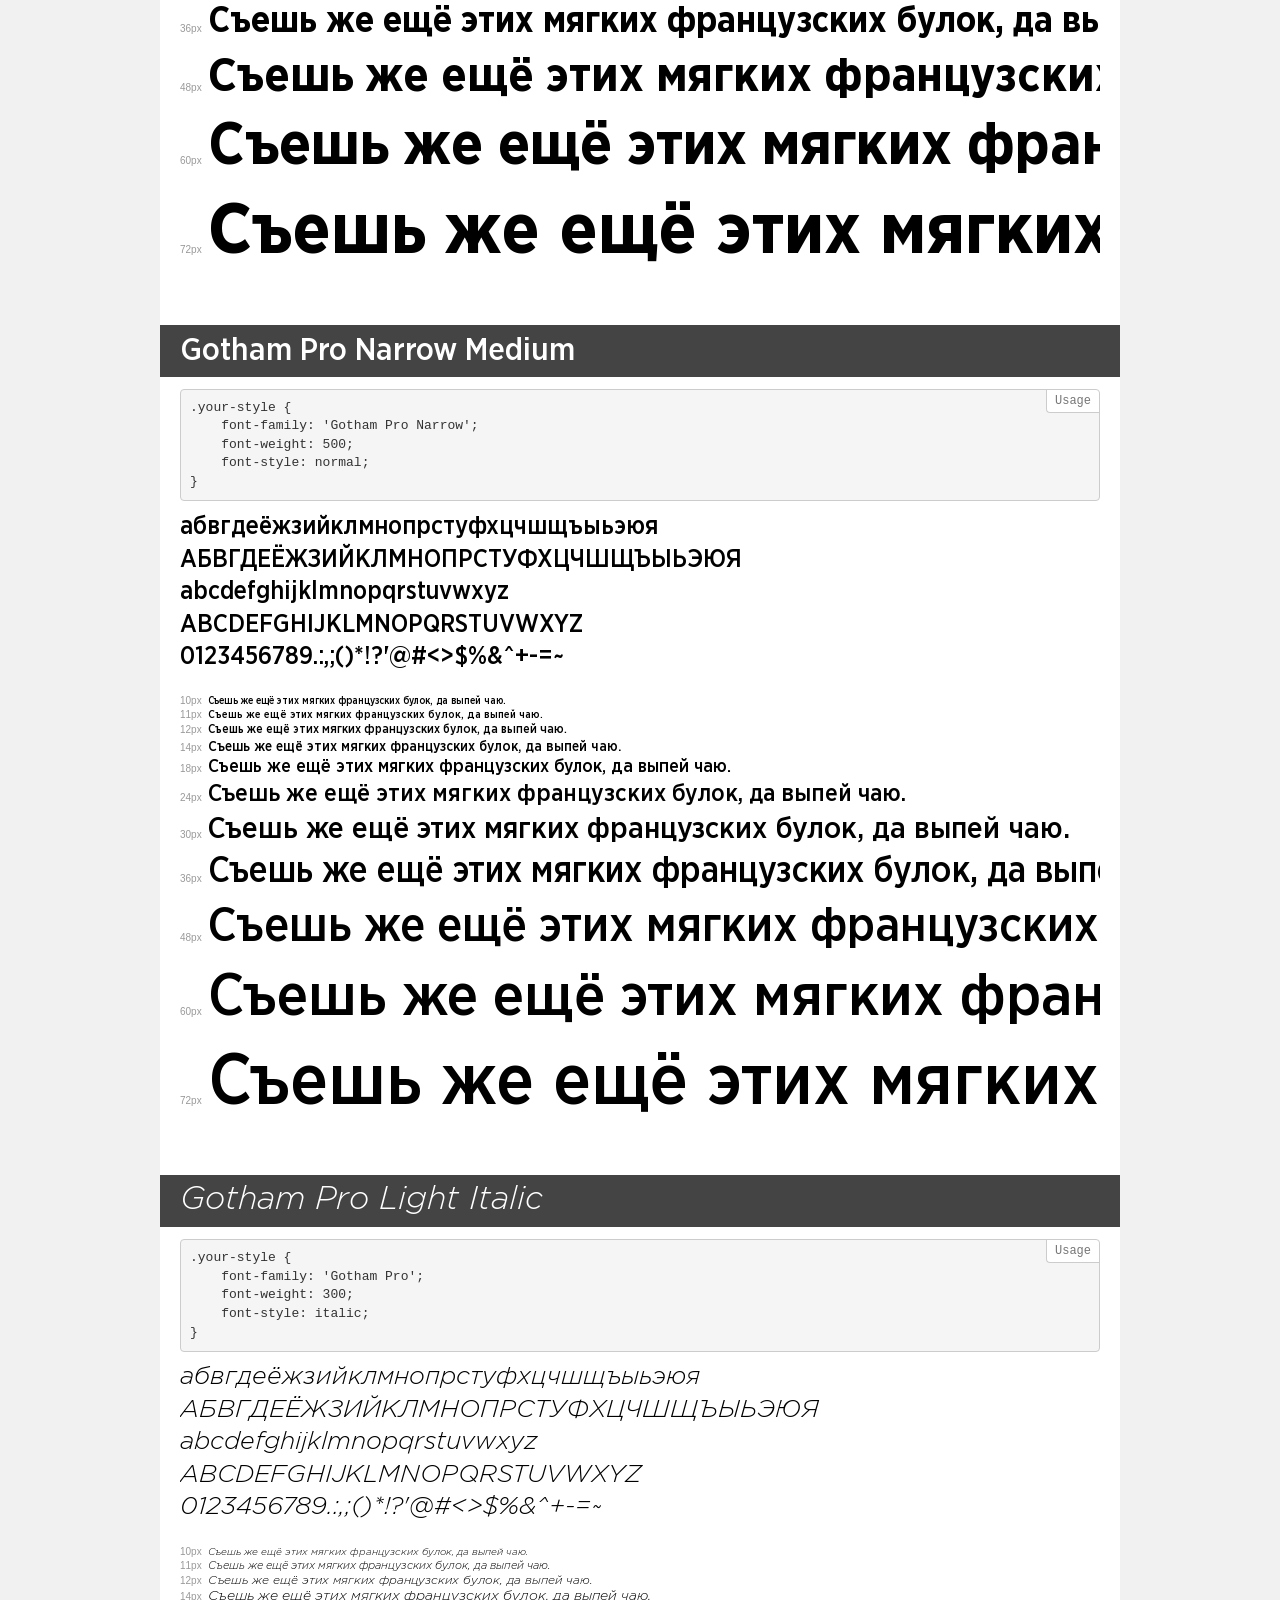
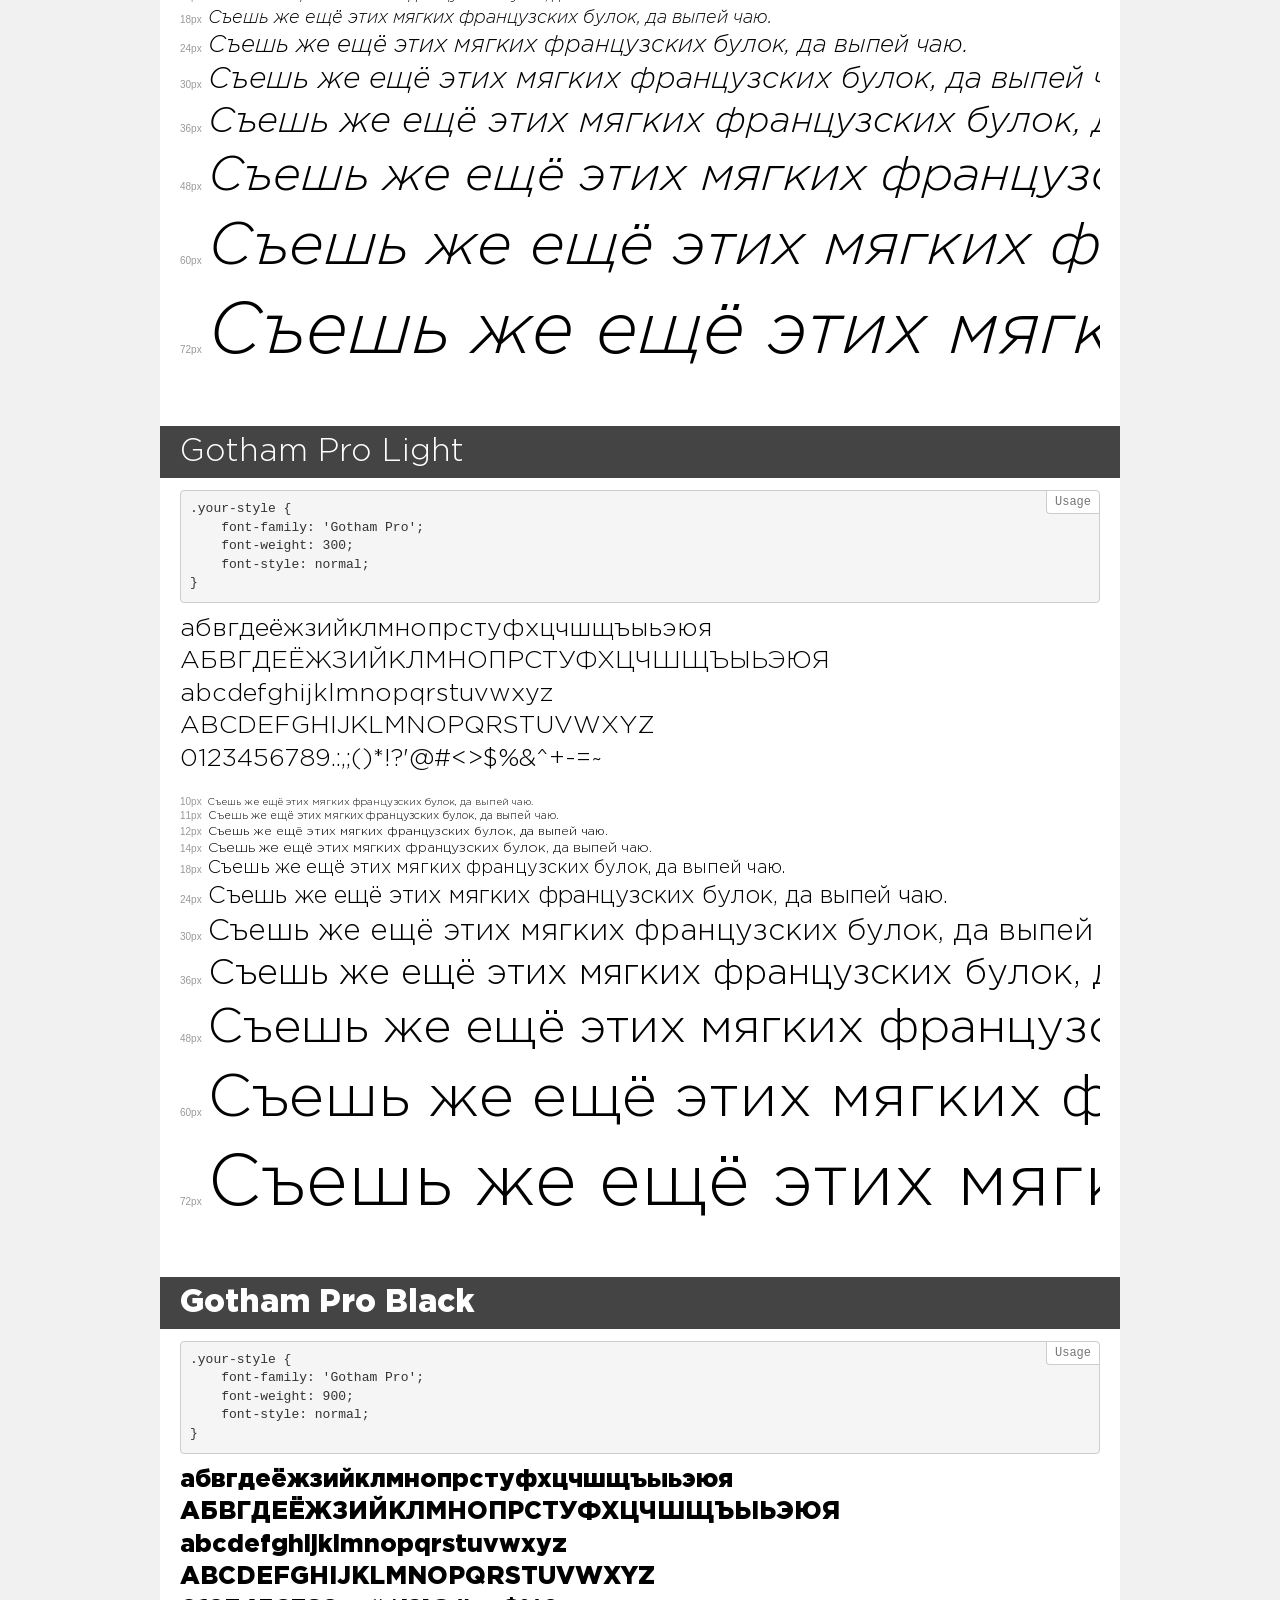
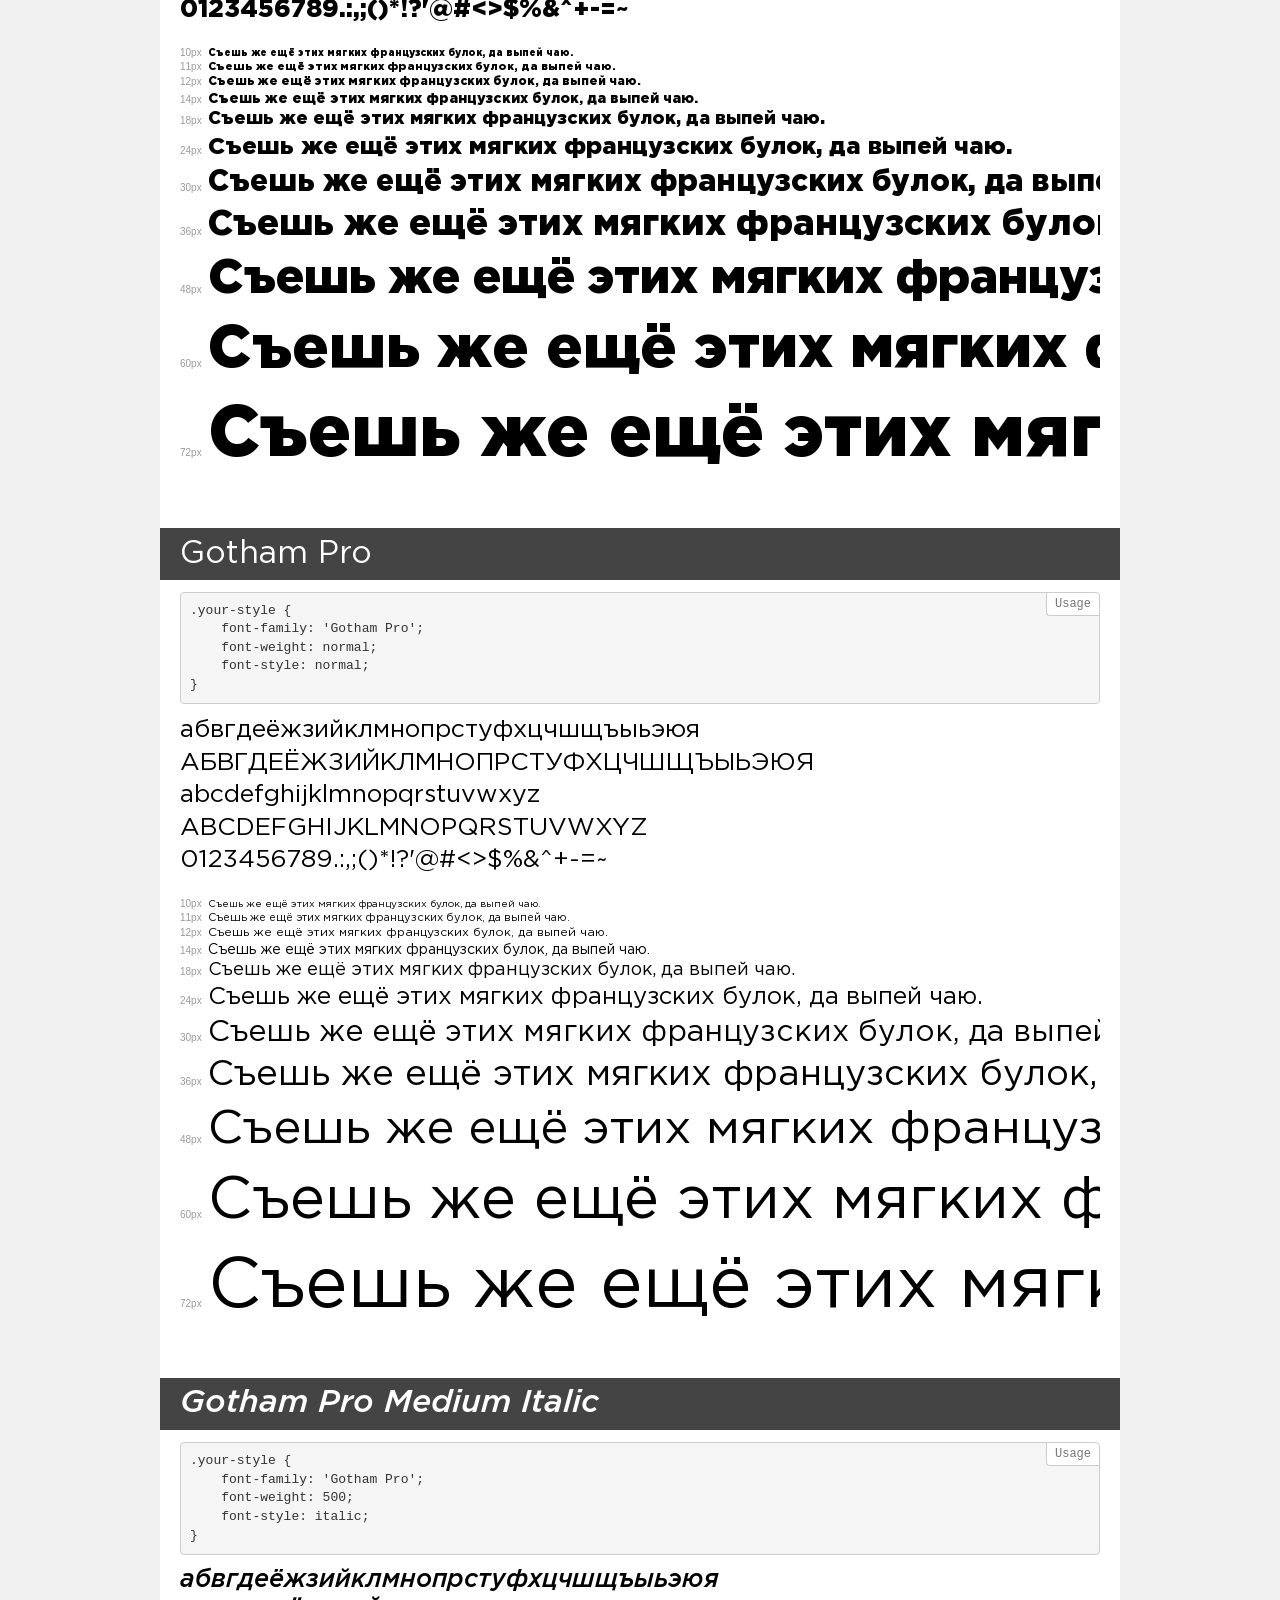
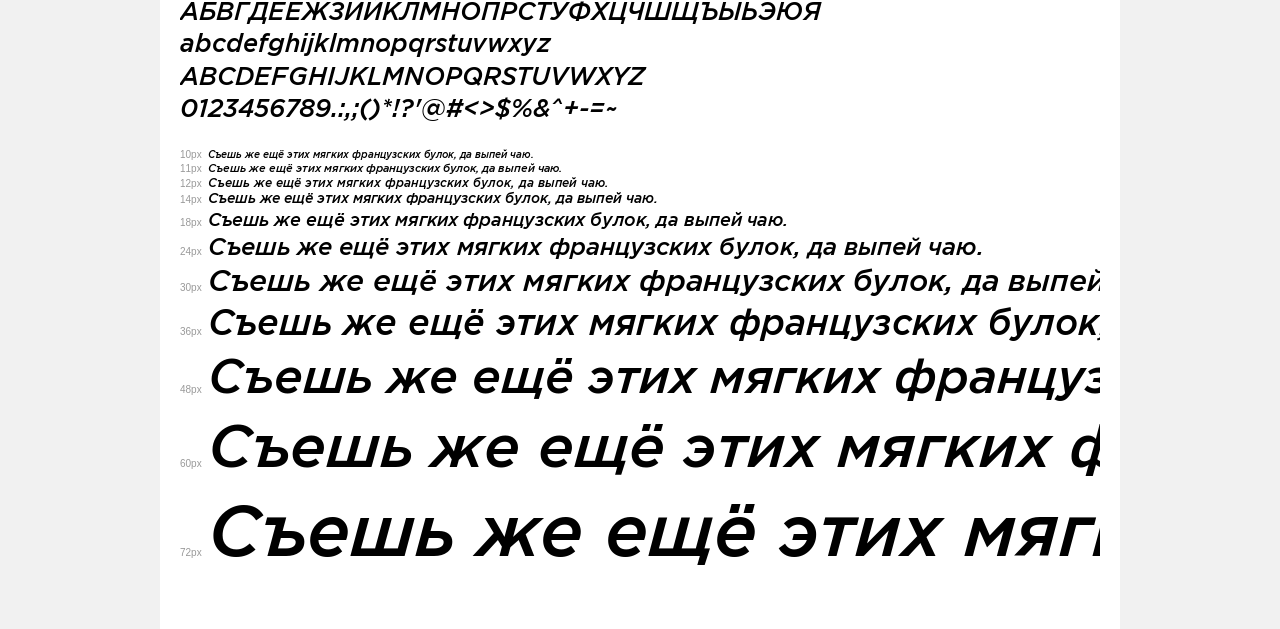
<file: fonts/demo.html>
<!DOCTYPE html>
<html>
<head>
	<meta charset="utf-8">
	<meta http-equiv="X-UA-Compatible" content="IE=edge">
	<meta name="viewport" content="width=device-width, initial-scale=1">
	<meta name="robots" content="noindex, noarchive">
	<title>Transfonter demo</title>
	<link href="stylesheet.css" rel="stylesheet">
	<style>
		/*
		http://meyerweb.com/eric/tools/css/reset/
		v2.0 | 20110126
		License: none (public domain)
		*/
		html, body, div, span, applet, object, iframe,
		h1, h2, h3, h4, h5, h6, p, blockquote, pre,
		a, abbr, acronym, address, big, cite, code,
		del, dfn, em, img, ins, kbd, q, s, samp,
		small, strike, strong, sub, sup, tt, var,
		b, u, i, center,
		dl, dt, dd, ol, ul, li,
		fieldset, form, label, legend,
		table, caption, tbody, tfoot, thead, tr, th, td,
		article, aside, canvas, details, embed,
		figure, figcaption, footer, header, hgroup,
		menu, nav, output, ruby, section, summary,
		time, mark, audio, video {
			margin: 0;
			padding: 0;
			border: 0;
			font-size: 100%;
			font: inherit;
			vertical-align: baseline;
		}
		/* HTML5 display-role reset for older browsers */
		article, aside, details, figcaption, figure,
		footer, header, hgroup, menu, nav, section {
			display: block;
		}
		body {
			line-height: 1;
		}
		ol, ul {
			list-style: none;
		}
		blockquote, q {
			quotes: none;
		}
		blockquote:before, blockquote:after,
		q:before, q:after {
			content: '';
			content: none;
		}
		table {
			border-collapse: collapse;
			border-spacing: 0;
		}
		/* common styles */
		body {
			background: #f1f1f1;
			color: #000;
		}
		.page {
			background: #fff;
			width: 920px;
			margin: 0 auto;
			padding: 20px 20px 0 20px;
			overflow: hidden;
		}
		.font-container {
			overflow-x: auto;
			overflow-y: hidden;
			margin-bottom: 40px;
			line-height: 1.3;
			white-space: nowrap;
			padding-bottom: 5px;
		}
		h1 {
			position: relative;
			background: #444;
			font-size: 32px;
			color: #fff;
			padding: 10px 20px;
			margin: 0 -20px 12px -20px;
		}
		.letters {
			font-size: 25px;
			margin-bottom: 20px;
		}
		.s10:before {
			content: '10px';
		}
		.s11:before {
			content: '11px';
		}
		.s12:before {
			content: '12px';
		}
		.s14:before {
			content: '14px';
		}
		.s18:before {
			content: '18px';
		}
		.s24:before {
			content: '24px';
		}
		.s30:before {
			content: '30px';
		}
		.s36:before {
			content: '36px';
		}
		.s48:before {
			content: '48px';
		}
		.s60:before {
			content: '60px';
		}
		.s72:before {
			content: '72px';
		}
		.s10:before, .s11:before, .s12:before, .s14:before,
		.s18:before, .s24:before, .s30:before, .s36:before,
		.s48:before, .s60:before, .s72:before {
			font-family: Arial, sans-serif;
			font-size: 10px;
			font-weight: normal;
			font-style: normal;
			color: #999;
			padding-right: 6px;
		}
		pre {
			display: block;
			position: relative;
			padding: 9px;
			margin: 0 0 10px;
			font-family: Monaco, Menlo, Consolas, "Courier New", monospace !important;
			font-size: 13px;
			line-height: 1.428571429;
			color: #333;
			font-weight: normal !important;
			font-style: normal !important;
			background-color: #f5f5f5;
			border: 1px solid #ccc;
			overflow-x: auto;
			border-radius: 4px;
		}
		pre:after {
			display: block;
			position: absolute;
			right: 0;
			top: 0;
			content: 'Usage';
			line-height: 1;
			padding: 5px 8px;
			font-size: 12px;
			color: #767676;
			background-color: #fff;
			border: 1px solid #ccc;
			border-right: none;
			border-top: none;
			border-radius: 0 4px 0 4px;
			z-index: 10;
		}
		/* responsive */
		@media (max-width: 959px) {
			.page {
				width: auto;
				margin: 0;
			}
		}
	</style>
</head>
<body>
<div class="page">
	<div class="demo" style="font-family: 'Gotham Pro'; font-weight: bold; font-style: italic;">
		<h1>Gotham Pro Bold Italic</h1>
		<pre>.your-style {
    font-family: 'Gotham Pro';
    font-weight: bold;
    font-style: italic;
}</pre>
		<div class="font-container">
			<p class="letters">
				абвгдеёжзийклмнопрстуфхцчшщъыьэюя <br />
				АБВГДЕЁЖЗИЙКЛМНОПРСТУФХЦЧШЩЪЫЬЭЮЯ <br />
				abcdefghijklmnopqrstuvwxyz <br />
				ABCDEFGHIJKLMNOPQRSTUVWXYZ <br />				0123456789.:,;()*!?'@#<>$%&^+-=~
			</p>
			<p class="s10" style="font-size: 10px;">Съешь же ещё этих мягких французских булок, да выпей чаю.</p>
			<p class="s11" style="font-size: 11px;">Съешь же ещё этих мягких французских булок, да выпей чаю.</p>
			<p class="s12" style="font-size: 12px;">Съешь же ещё этих мягких французских булок, да выпей чаю.</p>
			<p class="s14" style="font-size: 14px;">Съешь же ещё этих мягких французских булок, да выпей чаю.</p>
			<p class="s18" style="font-size: 18px;">Съешь же ещё этих мягких французских булок, да выпей чаю.</p>
			<p class="s24" style="font-size: 24px;">Съешь же ещё этих мягких французских булок, да выпей чаю.</p>
			<p class="s30" style="font-size: 30px;">Съешь же ещё этих мягких французских булок, да выпей чаю.</p>
			<p class="s36" style="font-size: 36px;">Съешь же ещё этих мягких французских булок, да выпей чаю.</p>
			<p class="s48" style="font-size: 48px;">Съешь же ещё этих мягких французских булок, да выпей чаю.</p>
			<p class="s60" style="font-size: 60px;">Съешь же ещё этих мягких французских булок, да выпей чаю.</p>
			<p class="s72" style="font-size: 72px;">Съешь же ещё этих мягких французских булок, да выпей чаю.</p>
		</div>
	</div>
	<div class="demo" style="font-family: 'Gotham Pro'; font-weight: normal; font-style: italic;">
		<h1>Gotham Pro Italic</h1>
		<pre>.your-style {
    font-family: 'Gotham Pro';
    font-weight: normal;
    font-style: italic;
}</pre>
		<div class="font-container">
			<p class="letters">
				абвгдеёжзийклмнопрстуфхцчшщъыьэюя <br />
				АБВГДЕЁЖЗИЙКЛМНОПРСТУФХЦЧШЩЪЫЬЭЮЯ <br />
				abcdefghijklmnopqrstuvwxyz <br />
				ABCDEFGHIJKLMNOPQRSTUVWXYZ <br />				0123456789.:,;()*!?'@#<>$%&^+-=~
			</p>
			<p class="s10" style="font-size: 10px;">Съешь же ещё этих мягких французских булок, да выпей чаю.</p>
			<p class="s11" style="font-size: 11px;">Съешь же ещё этих мягких французских булок, да выпей чаю.</p>
			<p class="s12" style="font-size: 12px;">Съешь же ещё этих мягких французских булок, да выпей чаю.</p>
			<p class="s14" style="font-size: 14px;">Съешь же ещё этих мягких французских булок, да выпей чаю.</p>
			<p class="s18" style="font-size: 18px;">Съешь же ещё этих мягких французских булок, да выпей чаю.</p>
			<p class="s24" style="font-size: 24px;">Съешь же ещё этих мягких французских булок, да выпей чаю.</p>
			<p class="s30" style="font-size: 30px;">Съешь же ещё этих мягких французских булок, да выпей чаю.</p>
			<p class="s36" style="font-size: 36px;">Съешь же ещё этих мягких французских булок, да выпей чаю.</p>
			<p class="s48" style="font-size: 48px;">Съешь же ещё этих мягких французских булок, да выпей чаю.</p>
			<p class="s60" style="font-size: 60px;">Съешь же ещё этих мягких французских булок, да выпей чаю.</p>
			<p class="s72" style="font-size: 72px;">Съешь же ещё этих мягких французских булок, да выпей чаю.</p>
		</div>
	</div>
	<div class="demo" style="font-family: 'Gotham Pro'; font-weight: 500; font-style: normal;">
		<h1>Gotham Pro Medium</h1>
		<pre>.your-style {
    font-family: 'Gotham Pro';
    font-weight: 500;
    font-style: normal;
}</pre>
		<div class="font-container">
			<p class="letters">
				абвгдеёжзийклмнопрстуфхцчшщъыьэюя <br />
				АБВГДЕЁЖЗИЙКЛМНОПРСТУФХЦЧШЩЪЫЬЭЮЯ <br />
				abcdefghijklmnopqrstuvwxyz <br />
				ABCDEFGHIJKLMNOPQRSTUVWXYZ <br />				0123456789.:,;()*!?'@#<>$%&^+-=~
			</p>
			<p class="s10" style="font-size: 10px;">Съешь же ещё этих мягких французских булок, да выпей чаю.</p>
			<p class="s11" style="font-size: 11px;">Съешь же ещё этих мягких французских булок, да выпей чаю.</p>
			<p class="s12" style="font-size: 12px;">Съешь же ещё этих мягких французских булок, да выпей чаю.</p>
			<p class="s14" style="font-size: 14px;">Съешь же ещё этих мягких французских булок, да выпей чаю.</p>
			<p class="s18" style="font-size: 18px;">Съешь же ещё этих мягких французских булок, да выпей чаю.</p>
			<p class="s24" style="font-size: 24px;">Съешь же ещё этих мягких французских булок, да выпей чаю.</p>
			<p class="s30" style="font-size: 30px;">Съешь же ещё этих мягких французских булок, да выпей чаю.</p>
			<p class="s36" style="font-size: 36px;">Съешь же ещё этих мягких французских булок, да выпей чаю.</p>
			<p class="s48" style="font-size: 48px;">Съешь же ещё этих мягких французских булок, да выпей чаю.</p>
			<p class="s60" style="font-size: 60px;">Съешь же ещё этих мягких французских булок, да выпей чаю.</p>
			<p class="s72" style="font-size: 72px;">Съешь же ещё этих мягких французских булок, да выпей чаю.</p>
		</div>
	</div>
	<div class="demo" style="font-family: 'Gotham Pro'; font-weight: 900; font-style: italic;">
		<h1>Gotham Pro Black Italic</h1>
		<pre>.your-style {
    font-family: 'Gotham Pro';
    font-weight: 900;
    font-style: italic;
}</pre>
		<div class="font-container">
			<p class="letters">
				абвгдеёжзийклмнопрстуфхцчшщъыьэюя <br />
				АБВГДЕЁЖЗИЙКЛМНОПРСТУФХЦЧШЩЪЫЬЭЮЯ <br />
				abcdefghijklmnopqrstuvwxyz <br />
				ABCDEFGHIJKLMNOPQRSTUVWXYZ <br />				0123456789.:,;()*!?'@#<>$%&^+-=~
			</p>
			<p class="s10" style="font-size: 10px;">Съешь же ещё этих мягких французских булок, да выпей чаю.</p>
			<p class="s11" style="font-size: 11px;">Съешь же ещё этих мягких французских булок, да выпей чаю.</p>
			<p class="s12" style="font-size: 12px;">Съешь же ещё этих мягких французских булок, да выпей чаю.</p>
			<p class="s14" style="font-size: 14px;">Съешь же ещё этих мягких французских булок, да выпей чаю.</p>
			<p class="s18" style="font-size: 18px;">Съешь же ещё этих мягких французских булок, да выпей чаю.</p>
			<p class="s24" style="font-size: 24px;">Съешь же ещё этих мягких французских булок, да выпей чаю.</p>
			<p class="s30" style="font-size: 30px;">Съешь же ещё этих мягких французских булок, да выпей чаю.</p>
			<p class="s36" style="font-size: 36px;">Съешь же ещё этих мягких французских булок, да выпей чаю.</p>
			<p class="s48" style="font-size: 48px;">Съешь же ещё этих мягких французских булок, да выпей чаю.</p>
			<p class="s60" style="font-size: 60px;">Съешь же ещё этих мягких французских булок, да выпей чаю.</p>
			<p class="s72" style="font-size: 72px;">Съешь же ещё этих мягких французских булок, да выпей чаю.</p>
		</div>
	</div>
	<div class="demo" style="font-family: 'Gotham Pro'; font-weight: bold; font-style: normal;">
		<h1>Gotham Pro Bold</h1>
		<pre>.your-style {
    font-family: 'Gotham Pro';
    font-weight: bold;
    font-style: normal;
}</pre>
		<div class="font-container">
			<p class="letters">
				абвгдеёжзийклмнопрстуфхцчшщъыьэюя <br />
				АБВГДЕЁЖЗИЙКЛМНОПРСТУФХЦЧШЩЪЫЬЭЮЯ <br />
				abcdefghijklmnopqrstuvwxyz <br />
				ABCDEFGHIJKLMNOPQRSTUVWXYZ <br />				0123456789.:,;()*!?'@#<>$%&^+-=~
			</p>
			<p class="s10" style="font-size: 10px;">Съешь же ещё этих мягких французских булок, да выпей чаю.</p>
			<p class="s11" style="font-size: 11px;">Съешь же ещё этих мягких французских булок, да выпей чаю.</p>
			<p class="s12" style="font-size: 12px;">Съешь же ещё этих мягких французских булок, да выпей чаю.</p>
			<p class="s14" style="font-size: 14px;">Съешь же ещё этих мягких французских булок, да выпей чаю.</p>
			<p class="s18" style="font-size: 18px;">Съешь же ещё этих мягких французских булок, да выпей чаю.</p>
			<p class="s24" style="font-size: 24px;">Съешь же ещё этих мягких французских булок, да выпей чаю.</p>
			<p class="s30" style="font-size: 30px;">Съешь же ещё этих мягких французских булок, да выпей чаю.</p>
			<p class="s36" style="font-size: 36px;">Съешь же ещё этих мягких французских булок, да выпей чаю.</p>
			<p class="s48" style="font-size: 48px;">Съешь же ещё этих мягких французских булок, да выпей чаю.</p>
			<p class="s60" style="font-size: 60px;">Съешь же ещё этих мягких французских булок, да выпей чаю.</p>
			<p class="s72" style="font-size: 72px;">Съешь же ещё этих мягких французских булок, да выпей чаю.</p>
		</div>
	</div>
	<div class="demo" style="font-family: 'Gotham Pro Narrow'; font-weight: bold; font-style: normal;">
		<h1>Gotham Pro Narrow Bold</h1>
		<pre>.your-style {
    font-family: 'Gotham Pro Narrow';
    font-weight: bold;
    font-style: normal;
}</pre>
		<div class="font-container">
			<p class="letters">
				абвгдеёжзийклмнопрстуфхцчшщъыьэюя <br />
				АБВГДЕЁЖЗИЙКЛМНОПРСТУФХЦЧШЩЪЫЬЭЮЯ <br />
				abcdefghijklmnopqrstuvwxyz <br />
				ABCDEFGHIJKLMNOPQRSTUVWXYZ <br />				0123456789.:,;()*!?'@#<>$%&^+-=~
			</p>
			<p class="s10" style="font-size: 10px;">Съешь же ещё этих мягких французских булок, да выпей чаю.</p>
			<p class="s11" style="font-size: 11px;">Съешь же ещё этих мягких французских булок, да выпей чаю.</p>
			<p class="s12" style="font-size: 12px;">Съешь же ещё этих мягких французских булок, да выпей чаю.</p>
			<p class="s14" style="font-size: 14px;">Съешь же ещё этих мягких французских булок, да выпей чаю.</p>
			<p class="s18" style="font-size: 18px;">Съешь же ещё этих мягких французских булок, да выпей чаю.</p>
			<p class="s24" style="font-size: 24px;">Съешь же ещё этих мягких французских булок, да выпей чаю.</p>
			<p class="s30" style="font-size: 30px;">Съешь же ещё этих мягких французских булок, да выпей чаю.</p>
			<p class="s36" style="font-size: 36px;">Съешь же ещё этих мягких французских булок, да выпей чаю.</p>
			<p class="s48" style="font-size: 48px;">Съешь же ещё этих мягких французских булок, да выпей чаю.</p>
			<p class="s60" style="font-size: 60px;">Съешь же ещё этих мягких французских булок, да выпей чаю.</p>
			<p class="s72" style="font-size: 72px;">Съешь же ещё этих мягких французских булок, да выпей чаю.</p>
		</div>
	</div>
	<div class="demo" style="font-family: 'Gotham Pro Narrow'; font-weight: 500; font-style: normal;">
		<h1>Gotham Pro Narrow Medium</h1>
		<pre>.your-style {
    font-family: 'Gotham Pro Narrow';
    font-weight: 500;
    font-style: normal;
}</pre>
		<div class="font-container">
			<p class="letters">
				абвгдеёжзийклмнопрстуфхцчшщъыьэюя <br />
				АБВГДЕЁЖЗИЙКЛМНОПРСТУФХЦЧШЩЪЫЬЭЮЯ <br />
				abcdefghijklmnopqrstuvwxyz <br />
				ABCDEFGHIJKLMNOPQRSTUVWXYZ <br />				0123456789.:,;()*!?'@#<>$%&^+-=~
			</p>
			<p class="s10" style="font-size: 10px;">Съешь же ещё этих мягких французских булок, да выпей чаю.</p>
			<p class="s11" style="font-size: 11px;">Съешь же ещё этих мягких французских булок, да выпей чаю.</p>
			<p class="s12" style="font-size: 12px;">Съешь же ещё этих мягких французских булок, да выпей чаю.</p>
			<p class="s14" style="font-size: 14px;">Съешь же ещё этих мягких французских булок, да выпей чаю.</p>
			<p class="s18" style="font-size: 18px;">Съешь же ещё этих мягких французских булок, да выпей чаю.</p>
			<p class="s24" style="font-size: 24px;">Съешь же ещё этих мягких французских булок, да выпей чаю.</p>
			<p class="s30" style="font-size: 30px;">Съешь же ещё этих мягких французских булок, да выпей чаю.</p>
			<p class="s36" style="font-size: 36px;">Съешь же ещё этих мягких французских булок, да выпей чаю.</p>
			<p class="s48" style="font-size: 48px;">Съешь же ещё этих мягких французских булок, да выпей чаю.</p>
			<p class="s60" style="font-size: 60px;">Съешь же ещё этих мягких французских булок, да выпей чаю.</p>
			<p class="s72" style="font-size: 72px;">Съешь же ещё этих мягких французских булок, да выпей чаю.</p>
		</div>
	</div>
	<div class="demo" style="font-family: 'Gotham Pro'; font-weight: 300; font-style: italic;">
		<h1>Gotham Pro Light Italic</h1>
		<pre>.your-style {
    font-family: 'Gotham Pro';
    font-weight: 300;
    font-style: italic;
}</pre>
		<div class="font-container">
			<p class="letters">
				абвгдеёжзийклмнопрстуфхцчшщъыьэюя <br />
				АБВГДЕЁЖЗИЙКЛМНОПРСТУФХЦЧШЩЪЫЬЭЮЯ <br />
				abcdefghijklmnopqrstuvwxyz <br />
				ABCDEFGHIJKLMNOPQRSTUVWXYZ <br />				0123456789.:,;()*!?'@#<>$%&^+-=~
			</p>
			<p class="s10" style="font-size: 10px;">Съешь же ещё этих мягких французских булок, да выпей чаю.</p>
			<p class="s11" style="font-size: 11px;">Съешь же ещё этих мягких французских булок, да выпей чаю.</p>
			<p class="s12" style="font-size: 12px;">Съешь же ещё этих мягких французских булок, да выпей чаю.</p>
			<p class="s14" style="font-size: 14px;">Съешь же ещё этих мягких французских булок, да выпей чаю.</p>
			<p class="s18" style="font-size: 18px;">Съешь же ещё этих мягких французских булок, да выпей чаю.</p>
			<p class="s24" style="font-size: 24px;">Съешь же ещё этих мягких французских булок, да выпей чаю.</p>
			<p class="s30" style="font-size: 30px;">Съешь же ещё этих мягких французских булок, да выпей чаю.</p>
			<p class="s36" style="font-size: 36px;">Съешь же ещё этих мягких французских булок, да выпей чаю.</p>
			<p class="s48" style="font-size: 48px;">Съешь же ещё этих мягких французских булок, да выпей чаю.</p>
			<p class="s60" style="font-size: 60px;">Съешь же ещё этих мягких французских булок, да выпей чаю.</p>
			<p class="s72" style="font-size: 72px;">Съешь же ещё этих мягких французских булок, да выпей чаю.</p>
		</div>
	</div>
	<div class="demo" style="font-family: 'Gotham Pro'; font-weight: 300; font-style: normal;">
		<h1>Gotham Pro Light</h1>
		<pre>.your-style {
    font-family: 'Gotham Pro';
    font-weight: 300;
    font-style: normal;
}</pre>
		<div class="font-container">
			<p class="letters">
				абвгдеёжзийклмнопрстуфхцчшщъыьэюя <br />
				АБВГДЕЁЖЗИЙКЛМНОПРСТУФХЦЧШЩЪЫЬЭЮЯ <br />
				abcdefghijklmnopqrstuvwxyz <br />
				ABCDEFGHIJKLMNOPQRSTUVWXYZ <br />				0123456789.:,;()*!?'@#<>$%&^+-=~
			</p>
			<p class="s10" style="font-size: 10px;">Съешь же ещё этих мягких французских булок, да выпей чаю.</p>
			<p class="s11" style="font-size: 11px;">Съешь же ещё этих мягких французских булок, да выпей чаю.</p>
			<p class="s12" style="font-size: 12px;">Съешь же ещё этих мягких французских булок, да выпей чаю.</p>
			<p class="s14" style="font-size: 14px;">Съешь же ещё этих мягких французских булок, да выпей чаю.</p>
			<p class="s18" style="font-size: 18px;">Съешь же ещё этих мягких французских булок, да выпей чаю.</p>
			<p class="s24" style="font-size: 24px;">Съешь же ещё этих мягких французских булок, да выпей чаю.</p>
			<p class="s30" style="font-size: 30px;">Съешь же ещё этих мягких французских булок, да выпей чаю.</p>
			<p class="s36" style="font-size: 36px;">Съешь же ещё этих мягких французских булок, да выпей чаю.</p>
			<p class="s48" style="font-size: 48px;">Съешь же ещё этих мягких французских булок, да выпей чаю.</p>
			<p class="s60" style="font-size: 60px;">Съешь же ещё этих мягких французских булок, да выпей чаю.</p>
			<p class="s72" style="font-size: 72px;">Съешь же ещё этих мягких французских булок, да выпей чаю.</p>
		</div>
	</div>
	<div class="demo" style="font-family: 'Gotham Pro'; font-weight: 900; font-style: normal;">
		<h1>Gotham Pro Black</h1>
		<pre>.your-style {
    font-family: 'Gotham Pro';
    font-weight: 900;
    font-style: normal;
}</pre>
		<div class="font-container">
			<p class="letters">
				абвгдеёжзийклмнопрстуфхцчшщъыьэюя <br />
				АБВГДЕЁЖЗИЙКЛМНОПРСТУФХЦЧШЩЪЫЬЭЮЯ <br />
				abcdefghijklmnopqrstuvwxyz <br />
				ABCDEFGHIJKLMNOPQRSTUVWXYZ <br />				0123456789.:,;()*!?'@#<>$%&^+-=~
			</p>
			<p class="s10" style="font-size: 10px;">Съешь же ещё этих мягких французских булок, да выпей чаю.</p>
			<p class="s11" style="font-size: 11px;">Съешь же ещё этих мягких французских булок, да выпей чаю.</p>
			<p class="s12" style="font-size: 12px;">Съешь же ещё этих мягких французских булок, да выпей чаю.</p>
			<p class="s14" style="font-size: 14px;">Съешь же ещё этих мягких французских булок, да выпей чаю.</p>
			<p class="s18" style="font-size: 18px;">Съешь же ещё этих мягких французских булок, да выпей чаю.</p>
			<p class="s24" style="font-size: 24px;">Съешь же ещё этих мягких французских булок, да выпей чаю.</p>
			<p class="s30" style="font-size: 30px;">Съешь же ещё этих мягких французских булок, да выпей чаю.</p>
			<p class="s36" style="font-size: 36px;">Съешь же ещё этих мягких французских булок, да выпей чаю.</p>
			<p class="s48" style="font-size: 48px;">Съешь же ещё этих мягких французских булок, да выпей чаю.</p>
			<p class="s60" style="font-size: 60px;">Съешь же ещё этих мягких французских булок, да выпей чаю.</p>
			<p class="s72" style="font-size: 72px;">Съешь же ещё этих мягких французских булок, да выпей чаю.</p>
		</div>
	</div>
	<div class="demo" style="font-family: 'Gotham Pro'; font-weight: normal; font-style: normal;">
		<h1>Gotham Pro</h1>
		<pre>.your-style {
    font-family: 'Gotham Pro';
    font-weight: normal;
    font-style: normal;
}</pre>
		<div class="font-container">
			<p class="letters">
				абвгдеёжзийклмнопрстуфхцчшщъыьэюя <br />
				АБВГДЕЁЖЗИЙКЛМНОПРСТУФХЦЧШЩЪЫЬЭЮЯ <br />
				abcdefghijklmnopqrstuvwxyz <br />
				ABCDEFGHIJKLMNOPQRSTUVWXYZ <br />				0123456789.:,;()*!?'@#<>$%&^+-=~
			</p>
			<p class="s10" style="font-size: 10px;">Съешь же ещё этих мягких французских булок, да выпей чаю.</p>
			<p class="s11" style="font-size: 11px;">Съешь же ещё этих мягких французских булок, да выпей чаю.</p>
			<p class="s12" style="font-size: 12px;">Съешь же ещё этих мягких французских булок, да выпей чаю.</p>
			<p class="s14" style="font-size: 14px;">Съешь же ещё этих мягких французских булок, да выпей чаю.</p>
			<p class="s18" style="font-size: 18px;">Съешь же ещё этих мягких французских булок, да выпей чаю.</p>
			<p class="s24" style="font-size: 24px;">Съешь же ещё этих мягких французских булок, да выпей чаю.</p>
			<p class="s30" style="font-size: 30px;">Съешь же ещё этих мягких французских булок, да выпей чаю.</p>
			<p class="s36" style="font-size: 36px;">Съешь же ещё этих мягких французских булок, да выпей чаю.</p>
			<p class="s48" style="font-size: 48px;">Съешь же ещё этих мягких французских булок, да выпей чаю.</p>
			<p class="s60" style="font-size: 60px;">Съешь же ещё этих мягких французских булок, да выпей чаю.</p>
			<p class="s72" style="font-size: 72px;">Съешь же ещё этих мягких французских булок, да выпей чаю.</p>
		</div>
	</div>
	<div class="demo" style="font-family: 'Gotham Pro'; font-weight: 500; font-style: italic;">
		<h1>Gotham Pro Medium Italic</h1>
		<pre>.your-style {
    font-family: 'Gotham Pro';
    font-weight: 500;
    font-style: italic;
}</pre>
		<div class="font-container">
			<p class="letters">
				абвгдеёжзийклмнопрстуфхцчшщъыьэюя <br />
				АБВГДЕЁЖЗИЙКЛМНОПРСТУФХЦЧШЩЪЫЬЭЮЯ <br />
				abcdefghijklmnopqrstuvwxyz <br />
				ABCDEFGHIJKLMNOPQRSTUVWXYZ <br />				0123456789.:,;()*!?'@#<>$%&^+-=~
			</p>
			<p class="s10" style="font-size: 10px;">Съешь же ещё этих мягких французских булок, да выпей чаю.</p>
			<p class="s11" style="font-size: 11px;">Съешь же ещё этих мягких французских булок, да выпей чаю.</p>
			<p class="s12" style="font-size: 12px;">Съешь же ещё этих мягких французских булок, да выпей чаю.</p>
			<p class="s14" style="font-size: 14px;">Съешь же ещё этих мягких французских булок, да выпей чаю.</p>
			<p class="s18" style="font-size: 18px;">Съешь же ещё этих мягких французских булок, да выпей чаю.</p>
			<p class="s24" style="font-size: 24px;">Съешь же ещё этих мягких французских булок, да выпей чаю.</p>
			<p class="s30" style="font-size: 30px;">Съешь же ещё этих мягких французских булок, да выпей чаю.</p>
			<p class="s36" style="font-size: 36px;">Съешь же ещё этих мягких французских булок, да выпей чаю.</p>
			<p class="s48" style="font-size: 48px;">Съешь же ещё этих мягких французских булок, да выпей чаю.</p>
			<p class="s60" style="font-size: 60px;">Съешь же ещё этих мягких французских булок, да выпей чаю.</p>
			<p class="s72" style="font-size: 72px;">Съешь же ещё этих мягких французских булок, да выпей чаю.</p>
		</div>
	</div>
</div>
</body>
</html>
</file>
<file: css/style.css>
@font-face {
    font-family: 'graublauweb';
    src: url('../fonts/graublauweb-webfont.ttf') format("truetype");
    font-style: normal;
}
body {
    font-family: 'graublauweb';
    font-weight: 400;
    font-style: normal;
    font-size: 16px;
    line-height: 22px;
    color: #000000;
    background-position: left top;
    background-repeat: no-repeat;
    background-size: cover;
}
/*===хидер===*/
.header {
    position: absolute;
    top: 0;
    left: 0;
    z-index: 999;
    background: #fff;
    width: 100%;
    padding-top: 28px;
    padding-bottom: 29px;
}
.header-client {
    padding-top: 9px;
    padding-bottom: 9px;
    filter: drop-shadow(0px 4px 16px rgba(0, 0, 0, 0.17));
}
.container {}
.header__wr {
    display: flex;
    align-items: center;
    justify-content: flex-start;
    position: relative;
}
.header__wr-add {
    display: flex;
    justify-content: space-between;
    align-items: center;
    display: none;
}
.header__close {
    display: none;
}
.nav__btn-line {
    width: 20px;
    height: 3px;
    display: block;
    background: #e47388;
}
.nav__btn-line + .nav__btn-line {
    margin-top: 3px;
}
.nav__btn-line:nth-child(2) {
    width: 15px;
}
.nav__btn {
    display: flex;
    flex-direction: column;
    align-items: flex-end;
    max-width: max-content;
    cursor: pointer;
}
.logo {}
.location {
    display: flex;
    align-items: center;
    margin-left: 45px;
}
.header-client .location {
    margin-left: 57px;
}
.location__city {
    font-size: 16px;
    letter-spacing: 0px;
    line-height: 19px;
    color: #393939;
    margin-left: 10px;
    padding-bottom: 1px;
    border-bottom: 3px dotted #e47388;
    cursor: pointer;
    text-shadow: 1px 0px #000;
    margin-top: -4px;
}
.location__city:hover {
    color: #e47388;
}
.location__block {}
.phone {
    display: flex;
    align-items: center;
    margin-left: 86px;
}
.header-client .phone {
    margin-left: 83px;
}
.phone__link {
    font-size: 18px;
    font-weight: 700;
    letter-spacing: 0.3px;
    line-height: 18px;
    color: #393939;
    margin-left: 11px;
    text-shadow: 1px 0 black;
}
.phone__link span {
    font-weight: 400;
    color: #a0a0a0;
}
.phone__link:hover {
    color: #e47388;
    text-decoration: underline;
}
.forum-link {
    font-size: 14px;
    color: #ffffff;
    line-height: 16px;
    padding: 9px 21px 12px 21px;
    border-radius: 18px;
    filter: drop-shadow(0px 4px 4.5px rgba(226, 105, 128, 0.52));
    background-color: #88b77e;
    margin-left: 73px;
}
.became {
    font-size: 14px;
    color: #ffffff;
    line-height: 16px;
    padding: 9px 21px 12px 21px;
    border-radius: 18px;
    filter: drop-shadow(0px 4px 4.5px rgba(226, 105, 128, 0.52));
    background-color: #f6b500;
    margin-left: 37px;
}
.header-client .became {
    margin-left: 106px;
}
.became-index{
    margin-left: 106px;
}
.became:hover{
    background-color: #88b77e;
}
.header-client .forum-link {
    ;
    margin-left: 72px;
}
.forum-link:hover {
    background: #e47388;
}
.enter {
    display: flex;
    align-items: center;
    margin-left: auto;
}
.enter-link {
    font-size: 16px;
    line-height: 18px;
    color: #393939;
    margin-left: 10px;
    letter-spacing: 0px;
    text-shadow: 1px 0 #393939;
}
.enter-link:hover {
    color: #e47388;
    text-decoration: underline;
}
/*===первый экран===*/
.main {
    background-color: #edd7d8;
    height: 100vh;
    position: relative;
    padding-top: 139px;
    overflow: hidden;
}
.main__bg {
    position: absolute;
    bottom: 0;
    height: 100%;
    left: -10%;
    width: 110%;
}
.main-img {
    position: absolute;
    z-index: 3;
}
.main1 {
    right: 23px;
    top: 80px;
}
.main2 {
    right: 30.5%;
    bottom: -232px;
}
.main3 {
    right: -21.5%;
    bottom: -257px;
}
.main4 {
    top: -43px;
    right: 19%;
}
.main5 {
    top: -30px;
    left: 22%;
    z-index: 9;
}
.main6 {
    top: 0;
    left: 0;
    width: 100%;
    height: 100%;
    z-index: 3;
}
.main7 {
    top: -114px;
    left: -113px;
    z-index: 2;
}
.main8 {
    top: 133px;
    left: -143px;
    z-index: 2;
}
.main9 {
    border-radius: 30px;
    position: absolute;
    top: 0;
    left: 0;
    width: 100%;
    height: 100%;
    z-index: 3;
    background: linear-gradient(90deg, rgb(0 255 175 / 57%), rgb(0 255 175 / 15%), rgb(0 255 175 / 2%), rgb(0 255 175 / 15%), rgb(0 255 175 / 57%));
    backdrop-filter: blur(10px);
    filter: drop-shadow(0px 4px 28.5px rgba(204, 113, 15, 0.33));
    display: none;
}
.container {
    max-width: 980px;
    margin: 0 auto;
    position: relative;
}
.main .container {
    display: flex;
    justify-content: center;
}
.main .container + .container {
    display: block;
}
.main__wr {
    /* background: linear-gradient(90deg, rgb(7 191 133 / 10%), rgb(7 191 133 / 2%), rgb(7 191 133 / 10%)); */
    backdrop-filter: blur(10px);
    filter: drop-shadow(0px 4px 28.5px rgba(204, 113, 15, 0.33));
    padding: 65px 10px 48px 9px;
    border-radius: 30px;
    position: relative;
    z-index: 5;
    max-width: 826px;
    margin: 0 auto;
    left: 8px;
}
.main__wr-client {
    /* background: linear-gradient(90deg, rgb(7 191 133 / 10%), rgb(7 191 133 / 2%), rgb(7 191 133 / 10%)); */
    backdrop-filter: blur(10px);
    filter: drop-shadow(0px 4px 28.5px rgba(204, 113, 15, 0.33));
    padding: 65px 10px 48px 9px;
    border-radius: 30px;
    position: relative;
    z-index: 5;
    max-width: 826px;
    margin: 0 auto;
    left: 8px;
}
.main-client .main__wr-client {
    padding-top: 108px;
    padding-bottom: 108px;
}
.main__title {
    font-size: 31px;
    letter-spacing: 2.2px;
    line-height: 1;
    color: #000000;
    font-weight: bold;
    text-align: center;
    text-transform: uppercase;
    margin-bottom: 35px;
    position: relative;
    z-index: 5;
    text-shadow: 1px 0px #000;
}
.main-client .main__title {
    margin-bottom: 0;
}
.search {
    display: flex;
    /* justify-content: center; */
    position: relative;
    z-index: 5;
    padding-left: 170px;
}
.search__box {
    margin-right: 15px;
}
.search__box-input {
    font-family: 'graublauweb';
    border-radius: 19px;
    background-color: #fff;
    border: 1px solid rgba(0, 0, 0, 0.07);
    width: 378px;
    padding: 9px 11px 8px 20px;
    font-size: 13px;
    letter-spacing: 0px;
    line-height: 1;
    color: #cbcbcb;
    margin-bottom: 13px;
    margin-top: 4px;
}
.search__btn {
    width: 76px;
    height: 76px;
    border-radius: 38px;
    background-color: #e26980;
    margin-top: 3px;
}
.search__box-categoty {
    display: flex;
}
.box-categoty__item {
    font-size: 13px;
    letter-spacing: 1px;
    border-radius: 12px;
    max-width: max-content;
    font-weight: 700;
    margin-right: 17px;
    padding: 7px 9px 5px 11px;
    line-height: 1;
    cursor: pointer;
    margin-bottom: 13px;
}
.box-categoty__item1 {
    color: #774756;
    border: 2px solid #774756;
}
.box-categoty__item2 {
    color: #477748;
    border: 2px solid #477748;
}
.box-categoty__item3 {
    color: #774774;
    border: 2px solid #774774;
}
.box-categoty__item4 {
    color: #4e4777;
    border: 2px solid #4e4777;
}
.box-categoty__item5 {
    color: #be1919;
    border: 2px solid #be1919;
}
.box-categoty__item6 {
    color: #85a028;
    border: 2px solid #85a028;
}
.box-categoty__item7 {
    color: #33c4c2;
    border: 2px solid #33c4c2;
}
.box-categoty__item8 {
    color: #5c9edc;
    border: 2px solid #5c9edc;
}
.box-categoty__item9 {
    color: #dfa833;
    border: 2px solid #dfa833;
}
.box-categoty__item10 {
    color: #c886d9;
    border: 2px solid #c886d9;
}
.box-categoty__item1:hover {
    color: #fff;
    background: #774756;
}
.box-categoty__item2:hover {
    color: #fff;
    background: #477748;
}
.box-categoty__item3:hover {
    color: #fff;
    background: #774774;
}
.box-categoty__item4:hover {
    color: #fff;
    background: #4e4777;
}
.box-categoty__item5:hover {
    color: #fff;
    background: #be1919;
}
.box-categoty__item6:hover {
    color: #fff;
    background: #85a028;
}
.box-categoty__item7:hover {
    color: #fff;
    background: #33c4c2;
}
.box-categoty__item8:hover {
    color: #fff;
    background: #5c9edc;
}
.box-categoty__item9:hover {
    color: #fff;
    background: #dfa833;
}
.box-categoty__item10:hover {
    color: #fff;
    background: #c886d9;
}
.search__btn {
    width: 76px;
    height: 76px;
    border-radius: 38px;
    background-color: #e26980;
}
.search__btn:hover {
    transform: scale(1.01);
}
.main__tab {
    position: relative;
    padding: 13px 142px 14px 137px;
    border-radius: 19px;
    filter: drop-shadow(0px 7px 21.5px rgba(226, 105, 128, 0.81));
    background-color: #e1697f;
    z-index: 99;
    display: flex;
    margin-bottom: 63px;
    z-index: 5;
    margin-left: 18px;
    width: 578px;
}
.main__tab-img {
    position: absolute;
}
.main__tab-img1 {
    left: 4px;
    top: -23px;
}
.main__tab-img2 {
    right: 11px;
    bottom: -27px;
}
.main__tab-text {
    font-size: 19px;
    line-height: 31px;
    color: #862134;
    margin-right: 18px;
    margin-left: 18px;
    text-shadow: 1px 0 #000;
}
.main__tab-text1 {
    position: absolute;
    margin: 0;
    left: 99px;
}
.main__tab-link {
    font-size: 16px;
    letter-spacing: 1px;
    line-height: 13px;
    color: #fff;
    font-weight: bold;
    border-radius: 16px;
    filter: drop-shadow(0px 3px 6.5px rgba(175, 52, 76, 0.81));
    background-color: transparent;
    text-transform: uppercase;
    padding: 8px 29px 8px 27px;
    border: 2px dashed #fff;
}
.main__tab-link:hover {
    background: #fff;
    border: 2px solid #fff;
    color: #000;
}
.active__tab {
    background: #fff;
    border: 2px solid #fff;
    color: #000;
}
/*===мастера====*/
.master {
    padding-top: 49px;
    padding-bottom: 40px;
}
.container {}
.master__title {
    font-size: 31px;
    line-height: 37px;
    letter-spacing: 2px;
    color: #000000;
    font-weight: bold;
    text-transform: uppercase;
    margin-bottom: 12px;
    text-shadow: 2px 0 #000;
}
.master__descr {
    font-size: 24px;
    letter-spacing: .3px;
    color: #5b5b5b;
    margin-bottom: 24px;
    text-shadow: 1px 0 #5b5b5b;
}
.master .search__box-categoty {
    flex-wrap: wrap;
    padding-right: 100px;
    margin-bottom: 42px;
}
.master__link {
    display: flex;
    justify-content: space-between;
}
.master__link-wr {
    display: flex;
    flex-direction: column;
}
.master__link-wr + .master__link-wr {
    margin-right: -20px;
}
.master__link-title {
    display: flex;
    align-items: center;
    margin-bottom: 5px;
}
.master__link-title-title {
    font-size: 25px;
    letter-spacing: 1px;
    line-height: 24px;
    color: #000000;
    font-weight: bold;
    text-shadow: 1px 0 #000;
}
.master__link-title-img {
    display: flex;
    align-items: center;
    padding: 4px 13px;
    border-radius: 12px;
    border: 1px solid #774756;
    max-width: max-content;
    margin-left: 11px;
    position: relative;
    top: 3px;
}
.master__link-title-img-text {
    font-size: 11px;
    line-height: 11px;
    letter-spacing: 0px;
    color: #000000;
    margin-left: 7px;
}
.master__link-link {
    font-size: 14px;
    line-height: 16px;
    color: #7a7a7a;
    border-bottom: 1px solid #7a7a7a;
    max-width: max-content;
    margin-top: 7px;
    letter-spacing: 1.6px;
    text-shadow: 1px 0 #7a7a7a;
}
.master__link-link:hover {
    color: #e26980;
    border-bottom: 1px solid #e26980;
    text-shadow: 1px 0 #e26980;
}
.master__link-link-all {
    font-weight: 700;
    color: #e26980;
    border-bottom: 1px solid #e26980;
    margin-top: 10px;
    text-shadow: 1px 0 #e26980;
}
/*===миссия===*/
.mission {
    padding-top: 43px;
    padding-bottom: 29px;
    background: linear-gradient(0deg, rgb(251 239 240 / 30%), rgb(251 239 240 / 70%), #fbeff0, rgb(251 239 240 / 70%), rgb(251 239 240 / 30%));
}
.container {}
.mission__title {
    font-size: 32px;
    letter-spacing: 1px;
    line-height: 34px;
    color: #000000;
    font-weight: bold;
    margin-bottom: 30px;
    text-transform: uppercase;
    text-align: center;
    text-shadow: 1px 0 #000;
    margin-left: -37px;
}
.mission__wr {
    display: flex;
    justify-content: space-between;
}
.mission__item {
    display: flex;
    flex-direction: column;
    justify-content: center;
    align-items: center;
    max-width: max-content;
}
.mission__item-img {
    width: 102px;
    height: 90px;
    display: flex;
    align-items: flex-end;
    justify-content: center;
    margin-bottom: 18px;
}
.mission__item-text {
    text-align: center;
    font-size: 19px;
    line-height: 22px;
    letter-spacing: 1px;
    color: #000000;
    font-weight: 500;
    text-shadow: 1px 0 #000;
}
.mission__next .mission__item {
    justify-content: flex-start;
}
.mission__next .mission__item:last-child {
    justify-content: flex-end;
}
.mission__next .mission__item-img {
    width: 83px;
    height: 80px;
    margin-bottom: 12px;
}
.mission__item-link {
    font-size: 16px;
    color: #ffffff;
    border-radius: 11px;
    filter: drop-shadow(0px 4px 4.5px rgba(226, 105, 128, 0.52));
    background-color: #88b77e;
    padding: 14px 20px 12px 20px;
    line-height: 19px;
    margin-bottom: 25px;
}
.mission__item-link:hover {
    transform: scale(1.01);
    background-color: #e26980;
}
.mission__next {
    padding-top: 66px;
    padding-bottom: 56px;
}
/*===отзывы===*/
.review {
    padding-bottom: 9px;
    overflow: hidden;
}
.review__title {
    font-size: 31px;
    line-height: 31px;
    letter-spacing: 2.3px;
    font-weight: 700;
    text-align: center;
    margin-bottom: 63px;
    text-transform: uppercase;
    text-shadow: 2px 0 #000;
}
.review__wr {}
.review__item {
    max-width: max-content;
    margin-right: 110px;
    margin-left: 52px;
}
.review__item-text {
    filter: drop-shadow(0px 4px 23px rgba(226, 105, 128, 0.52));
    background: #e26980;
    padding: 20px 40px 20px 20px;
    /*max-width: max-content;*/
    border-radius: 19px;
}
.review__item-text::before {
    content: "";
    position: absolute;
    width: 28px;
    height: 49px;
    border-top: 28px solid #e26980;
    border-right: 28px solid transparent;
    bottom: -48px;
    right: 41px;
}
.review__item-text-star {
    width: 94px;
    height: 24px;
    border-radius: 12px;
    filter: drop-shadow(0 0 13.5px rgba(119, 71, 86, 0.28));
    background-color: #ffffff;
    display: flex;
    justify-content: center;
    align-items: center;
    position: absolute;
    top: -14px;
    right: 38px;
}
.review__item-text-text {
    font-size: 14px;
    letter-spacing: 1px;
    color: #ffffff;
    text-align: right;
    filter: drop-shadow(0px 1px 0px rgba(0, 0, 0, 0.15));
    position: relative;
    line-height: 19px;
    text-shadow: px 0 #fff;
    white-space: pre;
}
.review__item-text-wr {
    display: flex;
    align-items: center;
    position: absolute;
    right: 3px;
    top: 50%;
    transform: translate(calc(100% - 25px), -50%);
}
.review__item-text-wr-wr {
    margin-left: 6px;
}
.review__item-text-review {
    font-size: 12px;
    line-height: 13px;
    margin-bottom: 4px;
    color: #787878;
    letter-spacing: 0px;
}
.review__item-text-name {
    font-size: 15px;
    line-height: 19px;
    color: #000000;
    font-weight: bold;
    text-shadow: 1px 0 #000;
}
.review__item-text-position {
    font-size: 14px;
    line-height: 19px;
    color: #728386;
    text-shadow: 1px 0 #728386;
}
.review__item-text-img,
.review__item-client-img {
    width: 51px;
    height: 51px;
    display: flex;
    justify-content: center;
    overflow: hidden;
    border-radius: 50%;
}
.review__item-client-img img {
    width: 55px;
    height: 77px;
}
.review__item-client {
    display: flex;
    align-items: center;
    justify-content: center;
    margin-top: 9px;
    margin-right: 19px;
}
.review__item-client-wr {
    margin-right: 6px;
    text-align: right;
}
.review__item-client-name {
    font-size: 15px;
    line-height: 19px;
    color: #000000;
    font-weight: bold;
    text-shadow: 1px 0 #000;
}
.review__item-client-position {
    font-size: 15px;
    line-height: 19px;
    color: #728386;
    letter-spacing: 1px;
    text-shadow: 1px 0 #728386;
}
.review .owl-stage-outer {
    overflow: visible;
}
.review .owl-item img {
    width: auto;
}
.review .owl-item {
    opacity: 0.3;
}
.review .owl-stage .active {
    opacity: 1;
}
.review__arrow {
    position: absolute;
    width: 100%;
    height: 100%;
    cursor: pointer;
    z-index: 5;
}
.review__arrow-left {
    position: absolute;
    left: -21px;
    top: 55%;
    transform: translateY(-50%);
}
.review__arrow-right {
    position: absolute;
    right: -21px;
    top: 55%;
    transform: translateY(-50%);
}
/*===специалисты==*/
.specialist {
    padding-top: 50px;
    padding-bottom: 76px;
    background: linear-gradient(0deg, rgb(251 239 240 / 30%), rgb(251 239 240 / 70%), #fbeff0, rgb(251 239 240 / 70%), rgb(251 239 240 / 30%));
}
.specialist__title {
    font-size: 31px;
    line-height: 41px;
    letter-spacing: 1px;
    font-weight: bold;
    text-align: center;
    margin-bottom: 24px;
    text-transform: uppercase;
    text-shadow: 2px 0 #000;
}
.specialist__wr {
    border-radius: 19px;
    border: 2.07px dashed #e26980;
    padding: 30px 25px 55px 22px;
    margin-left: -23px;
    margin-right: -25px;
    display: flex;
    justify-content: space-between;
    align-items: center;
    position: relative;
}
.specialist__wr + .specialist__wr {
    margin-top: 44px;
}
.specialist__person {
    position: relative;
    max-width: max-content;
}
.specialist__person-img {
    width: 154px;
    height: 154px;
    border-radius: 50%;
    overflow: hidden;
    display: flex;
    align-items: flex-start;
    justify-content: center;
}
.specialist__person-img:hover {
    transform: scale(1.1);
}
.specialist__person-star {
    width: 94px;
    height: 24px;
    border-radius: 12px;
    filter: drop-shadow(0 0 13.5px rgba(119, 71, 86, 0.28));
    background-color: #ffffff;
    display: flex;
    justify-content: center;
    align-items: center;
    position: absolute;
    left: 50%;
    bottom: 0;
    transform: translate(-50%, 50%);
}
.raty {
    display: flex;
    align-items: center;
}
.raty img {
    width: 14px;
}
.specialist__foto {
    position: relative;
    z-index: 5;
}
.specialist__foto-title {
    display: flex;
    margin-bottom: 16px;
}
.specialist__foto-title-wr {
    margin-right: 22px;
}
.specialist__foto-title-title {
    font-size: 20px;
    line-height: 21px;
    font-weight: bold;
    letter-spacing: 1px;
    text-shadow: 1px 0 #000;
}
.specialist__foto-title-position {
    font-size: 15px;
    line-height: 19px;
    color: #97a0a3;
}
.specialist__foto-title-wr1 {
    width: 113px;
    height: 35px;
    border-radius: 18px;
    filter: drop-shadow(0 0 9px rgba(119, 71, 86, 0.14));
    background-color: #ffffff;
    display: flex;
    align-items: center;
    margin-top: 2px;
    justify-content: center;
}
.specialist__slider-wr {
    position: relative;
    display: none;
}
.specialist__foto-title-text {
    font-size: 14px;
    line-height: 19px;
    margin-left: 5px;
    text-shadow: 1px 0 #000;
    position: relative;
    cursor: pointer;
}
.specialist__foto-title-text .specialist__foto-slider {
    position: absolute;
    width: 300px;
    right: -38px;
    background: #fff;
    padding: 15px;
    border-radius: 15px;
}
.specialist__slider__open {
    display: block;
}
.specialist__slider-close {
    position: absolute;
    top: 11px;
    right: -20px;
    cursor: pointer;
    z-index: 5;
}
.specialist__foto-slider .owl-nav span {
    font-size: 30px;
}
.specialist__foto-slider .owl-prev {
    margin-right: 20px;
}
.specialist__foto-img-wr {
    display: flex;
    justify-content: center;
    overflow: hidden;
    border-radius: 19px;
    width: 106px;
    height: 106px;
}
.specialist__foto-img-wr:hover {
    transform: scale(1.1);
}
.specialist__foto-img-wr + .specialist__foto-img-wr {
    margin-left: 7px;
}
.specialist__foto-img {
    display: flex;
}
.specialist__text {
    max-width: 313px;
}
.specialist__text-title {
    font-size: 17px;
    line-height: 19px;
    margin-bottom: 13px;
    text-shadow: 1px 0 #000;
}
.specialist__text-title span {
    font-weight: bold;
}
.specialist__text-descr {
    font-size: 14px;
    line-height: 19px;
    font-weight: bold;
    letter-spacing: 0.01px;
    text-shadow: 1px 0 #000;
}
.specialist__text-descr span {
    display: block;
    font-weight: 400;
    text-indent: 10px;
    position: relative;
}
.specialist__text-descr span::before {
    content: "";
    position: absolute;
    width: 3px;
    height: 3px;
    border-radius: 50%;
    background: #000;
    left: 0;
    top: 8px;
}
.specialist__btn {
    width: 155px;
    height: 41px;
    border-radius: 19px;
    filter: drop-shadow(0px 4px 4.5px rgba(105, 159, 94, 0.52));
    background-color: #87b77e;
    font-size: 16px;
    letter-spacing: 0px;
    color: #ffffff;
    position: absolute;
    display: flex;
    align-items: center;
    justify-content: center;
    left: 22px;
    bottom: -14px;
}
.specialist__btn:hover {
    background: #e26980;
}
/*===продумали===*/
.all {
    padding-top: 22px;
    padding-bottom: 55px;
}
.all .container {
    padding-left: 19px;
    padding-right: 19px;
}
.all__title {
    font-size: 31px;
    line-height: 31px;
    letter-spacing: 2px;
    font-weight: bold;
    text-align: center;
    text-transform: uppercase;
    margin-bottom: 58px;
    text-shadow: 2px 0 #000;
    margin-left: -38px;
}
.all__wr {
    display: flex;
    justify-content: space-between;
}
.all__item {
    display: flex;
    flex-direction: column;
    align-items: center;
}
.all__item-img {
    width: 84px;
    height: 72px;
    display: flex;
    align-items: center;
    justify-content: center;
    margin-bottom: 27px;
}
.all__item-text {
    font-size: 19px;
    letter-spacing: 0.2px;
    text-align: center;
    line-height: 22px;
    text-shadow: 1px 0 #000;
}
.all-next .search {
    display: flex;
    justify-content: center;
    position: relative;
    z-index: 5;
    padding-left: 29px;
}
.all-next {
    padding-bottom: 33px;
}
.all-next .search__box-input {
    font-family: 'graublauweb';
    width: 459px;
    height: 45px;
    border-radius: 19px;
    background-color: #ffffff;
    border: 1px solid rgba(0, 0, 0, 0.22);
    padding: 13px 21px 13px 20px;
    font-size: 16px;
    letter-spacing: 0px;
    line-height: 1;
    color: #cbcbcb;
    margin-top: 0;
    margin-bottom: 15px;
}
.all-next .box-categoty__item {
    margin-right: 8px;
}
.all-next .search__box-categoty {
    justify-content: space-between;
}
.all-next .search__box-categoty .box-categoty__item:last-child {
    margin-right: 0;
}
.all-next .search__box {
    margin-right: 16px;
}
.all-next .search__btn {
    margin-top: 3px;
}
/*===вопрос - ответ===*/
.answer {
    padding-top: 29px;
    padding-bottom: 26px;
    background: linear-gradient(0deg, rgb(251 239 240 / 30%), rgb(251 239 240 / 70%), #fbeff0, rgb(251 239 240 / 70%), rgb(251 239 240 / 30%));
}
.answer__title {
    font-size: 31px;
    line-height: 31px;
    letter-spacing: 2px;
    font-weight: bold;
    text-align: center;
    margin-bottom: 34px;
    text-transform: uppercase;
    text-shadow: 2px 0 #000;
}
.answer__wr {}
.answer__item {
    border-radius: 5px;
    filter: drop-shadow(0px 7px 14.5px rgba(0, 0, 0, 0.11));
    background-color: #ffffff;
    border: 3px solid #e26980;
}
.answer__item + .answer__item {
    margin-top: 13px;
}
.answer__item-qw {
    font-size: 14px;
    line-height: 15px;
    letter-spacing: 2px;
    font-weight: bold;
    text-transform: uppercase;
    padding: 16px 24px 16px 24px;
    position: relative;
    cursor: pointer;
    text-shadow: 1px 0 #000;
}
.answer__item-qw::before {
    content: "";
    position: absolute;
    height: 14px;
    width: 4px;
    background: #000;
    top: 50%;
    right: 20px;
    transform: translateY(-50%);
    cursor: pointer;
}
.answer__item-qw::after {
    content: "";
    position: absolute;
    height: 4px;
    width: 14px;
    background: #000;
    top: 50%;
    right: 15px;
    transform: translateY(-50%);
    cursor: pointer;
}
.answer__item-an {
    font-size: 14px;
    line-height: 15px;
    letter-spacing: 1px;
    text-transform: uppercase;
    padding: 16px 24px 16px 24px;
    display: none;
}
.answer__item-an-add {
    display: block;
}
.answer__item-qw-add::before {
    transform: translateY(-50%) rotate(-45deg);
}
.answer__item-qw-add::after {
    transform: translateY(-50%) rotate(-45deg);
}
/*===футер===*/
.footer {
    margin-top: 52px;
    padding-bottom: 257px;
    background: linear-gradient(0deg, rgb(251 239 240 / 30%), rgb(251 239 240 / 70%), #fbeff0, rgb(251 239 240 / 70%), rgb(251 239 240 / 30%));
}
.footer__wr {
    display: flex;
    align-items: center;
    justify-content: space-between;
}
.footer__link {
    margin-left: 63px;
}
.footer .phone {
    display: flex;
    align-items: center;
    margin-left: 72px;
}
.footer__link-link {
    color: #fff;
    font-size: 14px;
    line-height: 14px;
    padding: 10px 33px 10px 16px;
    border-radius: 21px;
    position: relative;
    background: #e47388;
}
.footer__link-link::before {
    content: "";
    position: absolute;
    left: 16px;
    right: 33px;
    bottom: 8px;
    border-bottom: 2px dotted #e47388;
}
.footer__link-link::after {
    content: "\02C5";
    position: absolute;
    width: 15px;
    height: 15px;
    right: 13px;
    top: 50%;
    transform: translateY(-50%);
    border-radius: 50%;
    background: #fff;
    color: #e47388;
    padding-left: 3px;
}
.footer__link-link:hover {
    color: #7f7f7f;
    background: transparent;
}
.footer__link-link:hover:after {
    color: #fff;
    background: #e47388;
}
.footer__link-link-add {
    color: #7f7f7f;
    font-size: 14px;
    line-height: 14px;
    padding: 10px 33px 10px 16px;
    border-radius: 21px;
    position: relative;
    background: transparent;
}
.footer__link-link-add::before {
    content: "";
    position: absolute;
    left: 16px;
    right: 33px;
    bottom: 8px;
    border-bottom: 2px dotted #e47388;
}
.footer__link-link-add::after {
    content: "\02C5";
    position: absolute;
    width: 15px;
    height: 15px;
    right: 13px;
    top: 50%;
    transform: translateY(-50%);
    border-radius: 50%;
    background: #e47388;
    color: #fff;
    padding-left: 3px;
}
.footer__link-link-add:hover {
    color: #fff;
    background: #e47388;
}
.footer__link-link-add:hover:after {
    color: #e47388;
    background: #fff;
}
.main__tab {
    animation: main__tab 1s ease;
}
.main__wr {
    animation: main__wr 1s ease;
}
.main__wr-client {
    animation: main__wr1 1s ease;
}
@keyframes main__wr {
    0% {
        opacity: 0;
        transform: translate(-100px, -100px);
    }
    100% {
        opacity: 1;
        transform: translate(0, 0);
    }
}
@keyframes main__wr1 {
    0% {
        opacity: 0;
        transform: translate(100px, -100px);
    }
    100% {
        opacity: 1;
        transform: translate(0, 0);
    }
}
@keyframes main__tab {
    0% {
        opacity: 0;
        transform: translate(0, -100px);
    }
    100% {
        opacity: 1;
        transform: translate(0, 0);
    }
}
.main1 {
    animation: main1 2s ease;
}
/*.main2{
	animation: main2 2s ease;
	}*/
.main3 {
    animation: main3 2s ease;
}
@keyframes main1 {
    0% {
        opacity: 0;
        transform: translate(100px, 0);
    }
    100% {
        opacity: 1;
        transform: translate(0, 0);
    }
}
/*@keyframes main2 {
	0%{
		opacity: 0;
		transform: translate(0, 200px);
	}
	100%{
		opacity: 1;
		transform: translate(0, 0);
	}
	}*/
@keyframes main3 {
    0% {
        opacity: 0;
        transform: translate(0, 200px);
    }
    100% {
        opacity: 1;
        transform: translate(0, 0);
    }
}
/* ! страница - Форум */
.forum__link {
    padding: 156px 0 0 0;
    position: relative;
    display: flex;
    align-items: center;
    justify-content: center;
    overflow: hidden;
}
.forum__link-wr {
    position: relative;
}
.forum__link-link {
    padding: 10px 16px 8px 19px;
    margin-left: 25px;
    margin-right: 25px;
    font-size: 14px;
    color: #40912f;
    line-height: 16px;
    border-radius: 19px;
    filter: drop-shadow(0px 4px 4.5px rgba(136, 183, 126, 0.52));
    border: 2px dashed #88b77e;
    box-shadow: inset 5px 5px 20px rgba(136, 183, 126, 0.3);
    display: block;
}
.forum__link-link:hover {
    color: #e26980;
    border: 2px dashed #e26980;
}
.forum__link-line {
    filter: drop-shadow(0 0 4.5px rgba(136, 183, 126, 0.12));
    background-color: #ffffff;
    width: 100vw;
    height: 2px;
    position: absolute;
    top: 50%;
}
.forum__link-line::after {
    content: "";
    position: absolute;
    width: 16px;
    height: 16px;
    border-left: 2px solid #fff;
    border-bottom: 2px solid #fff;
    top: 50%;
    left: 0;
    transform: translateY(-50%) rotate(45deg);
}
.forum__link-line::before {
    content: "";
    position: absolute;
    width: 16px;
    height: 16px;
    border-top: 2px solid #fff;
    border-right: 2px solid #fff;
    top: 50%;
    right: 0;
    transform: translateY(-50%) rotate(45deg);
}
.forum__link-line1 {
    left: 0;
    transform: translateX(-100%);
}
.forum__link-line2 {
    right: 0;
    transform: translateX(100%);
}
.forum {
    overflow: hidden;
    padding-top: 54px;
    position: relative;
}
.forum + .forum {
    padding-top: 33px;
}
.container {}
.forum__wr {
    padding: 29px 40px 53px 40px;
    border-radius: 19px;
    border: 2px dashed #e26980;
}
.forum__title {
    display: flex;
    align-items: center;
    margin-bottom: 29px;
}
.forum__title-img {
    width: 50px;
    height: 65px;
    display: flex;
    align-items: center;
    justify-content: center;
    margin-right: 20px;
}
.forum__title-title {
    font-size: 24px;
    line-height: 24px;
    letter-spacing: 1px;
    color: #000000;
    font-weight: bold;
    text-transform: uppercase;
    text-shadow: 1px 1px #000;
}
.forum__item {
    border-radius: 19px;
    filter: drop-shadow(0px 5px 21.5px rgba(0, 0, 0, 0.17));
    background-color: #ffffff;
    padding: 11px 23px;
    display: flex;
    justify-content: space-between;
    align-items: center;
}
.forum__item + .forum__item {
    margin-top: 16px;
}
.forum__item-wr {
    display: flex;
    align-items: center;
}
.forum__item-img {
    width: 45px;
    height: 39px;
    display: flex;
    align-items: center;
    justify-content: center;
    margin-right: 14px;
}
.forum__item-title {
    font-size: 19px;
    line-height: 19px;
    color: #000000;
    text-shadow: 1px 1px #000;
    position: relative;
}
.forum__item-title::after {
    content: "";
    position: absolute;
    width: 176px;
    height: 1px;
    background: rgb(242 187 198 / 29%);
    bottom: -6px;
    left: 0;
}
.forum__item-title:hover:after {
    background: rgb(242 187 198 / 99%);
}
.forum__item-link {
    border-radius: 19px;
    background-color: #ffeded;
    padding: 13px 15px 14px 19px;
    margin-right: 27px;
}
.forum__item-link-wr {
    display: flex;
    align-items: center;
}
.forum__item-link-wr + .forum__item-link-wr {
    margin-top: 7px;
}
.forum__item-link-img {
    width: 17px;
    height: 17px;
    display: flex;
    align-items: center;
    justify-content: center;
    margin-right: 7px;
}
.forum__item-link-img img {
    display: block;
}
.forum__item-link-text {
    font-size: 16px;
    line-height: 17px;
    color: #000000;
    text-shadow: 1px 0 #000;
}
.forum__item-data {}
.forum__item-data-text {
    font-size: 15px;
    line-height: 15px;
    color: #000000;
}
.forum__item-data-text + .forum__item-data-text {
    margin-top: 3px;
}
.forum__item-data-text span {
    color: #e26980;
    font-weight: 700;
}
.forum__abs {
    position: absolute;
    z-index: -1;
}
.forum1 {
    width: 177px;
    height: 152px;
    top: -8px;
    left: 20px;
    transform: translateX(-100%);
}
.forum1 img{
    width: 100%;
}
.forum2 {
    width: 160px;
    height: 141px;
    top: 458px;
    right: -46px;
    transform: translateX(100%);
}
.forum2 img{
    width: 100%;
}
.forum3 {
    bottom: 132px;
    left: 25px;
    transform: translateX(-100%);
}
.forum4 {
    top: -16px;
    right: 25px;
    transform: translateX(100%);
}
.forum5 {
    top: 188px;
    left: 155px;
    transform: translateX(-100%);
}
.forum1 {
    animation: forum1 2s ease;
}
.forum2 {
    animation: forum2 2s ease;
}
@keyframes forum1 {
    0% {
        opacity: 0;
        transform: translateX(-200%);
    }
    100% {
        opacity: 1;
        transform: translateX(-100%);
    }
}
@keyframes forum2 {
    0% {
        opacity: 0;
        transform: translateX(200%);
    }
    100% {
        opacity: 1;
        transform: translateX(100%);
    }
}
.forum__link-line {
    filter: drop-shadow(0 0 4.5px rgba(136, 183, 126, 0.12));
    background-color: #ffffff;
    width: 100vw;
    height: 2px;
    position: absolute;
    top: 50%;
}
.forum__link-line::after {
    content: "";
    position: absolute;
    width: 16px;
    height: 16px;
    border-left: 2px solid #fff;
    border-bottom: 2px solid #fff;
    top: 50%;
    left: 0;
    transform: translateY(-50%) rotate(45deg);
}
.forum__link-line::before {
    content: "";
    position: absolute;
    width: 16px;
    height: 16px;
    border-top: 2px solid #fff;
    border-right: 2px solid #fff;
    top: 50%;
    right: 0;
    transform: translateY(-50%) rotate(45deg);
}
.forum__link-line1 {
    animation: forum__link-line1 2s ease;
}
.forum__link-line2 {
    animation: forum__link-line2 2s ease;
}
@keyframes forum__link-line2 {
    0% {
        transform: translateX(200%);
        background-color: #e26980;
    }
    100% {
        transform: translateX(100%);
        background-color: #ffffff;
    }
}
@keyframes forum__link-line1 {
    0% {
        transform: translateX(-200%);
        background-color: #e26980;
    }
    100% {
        transform: translateX(-100%);
        background-color: #ffffff;
    }
}
.forum__send {
    margin-right: 27px;
    margin-left: auto;
    max-width: 181px;
    padding: 8px 16px 7px 16px;
    background-color: #88b77e;
    border-radius: 13px;
    position: relative;
}
.forum__send-text {
    font-size: 13px;
    line-height: 15px;
    color: #ffffff;
    cursor: pointer;
}
.forum__send-form {
    position: absolute;
    background-color: #ffeded;
    padding: 10px;
    border-radius: 13px;
    top: 50%;
    left: 0;
    transform: translateY(-50%);
    filter: drop-shadow(0 0 4.5px rgba(136, 183, 126, 0.12));
    display: none;
}
.forum__send-form-add {
    display: block;
}
.forum__send-form label {
    font-size: 12px;
}
.forum__send-form-btn {
    color: #ffffff;
    background-color: #88b77e;
    cursor: pointer;
    padding: 5px;
    border-radius: 7px;
    margin-top: 5px;
}
.forum__send-form-close {
    cursor: pointer;
    position: absolute;
    top: 5px;
    right: 10px;
}
.back {
    display: block;
    font-size: 14px;
    color: #40912f;
    padding: 8px 13px 7px 15px;
    border-radius: 19px;
    filter: drop-shadow(0px 4px 4.5px rgba(136, 183, 126, 0.52));
    border: 2px dashed #88b77e;
    margin-left: 26px;
}
.back span {
    text-transform: uppercase;
    font-weight: 700;
}
.header-forum .phone {
    margin-left: 46px;
}
.header-forum .enter {
    margin-left: 56px;
}
.header-forum .forum-link {
    margin-left: auto;
}
.header-forum {
    filter: drop-shadow(0px 5px 21.5px rgba(0, 0, 0, 0.17));
    background-color: #ffffff;
}
.footer-forum {
    background: #fff;
    padding-top: 38px;
    padding-bottom: 32px;
    margin-top: 43px;
}
.footer-forum .phone {
    margin-left: 46px;
}
.footer-forum .enter {
    margin-left: 56px;
}
.footer-forum .forum-link {
    margin-left: auto;
}
.after-all {
    height: 75px;
}
.reg {
    padding-top: 52px;
    padding-bottom: 52px;
    background: linear-gradient(0deg, rgb(251 239 240 / 30%), rgb(251 239 240 / 70%), #fbeff0, rgb(251 239 240 / 70%), rgb(251 239 240 / 30%));
    position: relative;
}
.container {}
.reg__wr {
    padding-top: 25px;
    padding-bottom: 24px;
    border: 2px dashed #e26980;
    border-radius: 19px;
    padding-left: 10px;
    padding-right: 10px;
}
.reg__title {
    font-size: 24px;
    line-height: 28px;
    letter-spacing: 2px;
    color: #e26980;
    font-weight: bold;
    text-align: center;
    text-shadow: 1px 1px #e26980;
    margin-bottom: 14px;
    text-transform: uppercase;
}
.reg__btn {
    display: flex;
    justify-content: center;
    position: relative;
}
.reg__btn-text {
    font-size: 16px;
    line-height: 17px;
    letter-spacing: 0px;
    color: #ffffff;
    padding: 12px 25px 12px 22px;
    border-radius: 19px;
    filter: drop-shadow(0px 4px 4.5px rgba(226, 105, 128, 0.52));
    background-color: #88b77e;
    cursor: pointer;
}
.reg__btn-form {
    position: absolute;
    background: #e26980;
    padding: 30px;
    border-radius: 19px;
    width: 280px;
    top: 0;
    left: 50%;
    transform: translate(-50%, -50%);
    display: none;
}
.reg__btn-form-add {
    display: block;
}
.reg__btn-form input {
    display: block;
    margin-bottom: 10px;
    padding: 5px 10px;
    width: 100%;
    border-radius: 10px;
}
.reg__btn-form button {
    font-size: 12px;
    line-height: 14px;
    color: #ffffff;
    padding: 12px 25px 12px 22px;
    border-radius: 19px;
    filter: drop-shadow(0px 4px 4.5px rgba(226, 105, 128, 0.52));
    background-color: #88b77e;
}
.reg__btn-form-close {
    color: #ffffff;
    position: absolute;
    top: 10px;
    right: 10px;
    cursor: pointer;
}
.reg__img {
    position: absolute;
    left: 0;
    top: 5px;
    z-index: 5;
}
.reg-add {
    padding-top: 38px;
    padding-bottom: 57px;
    background: #fff;
}
.reg-add .reg__btn-text {
    filter: drop-shadow(0px 4px 4.5px rgba(226, 105, 128, 0.52));
    background-color: #e26980;
}
</file>
<file: css/responsive.css>
@media screen and (max-width: 1100px) {
    .header__wr {
        display: flex;
        align-items: center;
        justify-content: space-between;
        position: relative;
    }
    .location {
        margin-left: 0;
    }
    .phone {
        margin-left: 0;
    }
    .forum-link {
        margin-left: 0;
        display: inline-block;
    }
    .enter {
        margin-left: 0;
    }
    .header-client .location {
        margin-left: 0;
    }
    .header-client .phone {
        margin-left: 0;
    }
    .header-client .forum-link {
        margin-left: 0;
        display: inline-block;
    }
    .header-client .enter {
        margin-left: 0;
    }
    .header-client .became {
        margin-left: 0px;
    }
    .became-index{
        margin-left: 0;
    }
    .reg__img {
        display: none;
    }
    .footer__link {
        margin-left: 0;
    }
    .master__link-wr + .master__link-wr {
        margin-right: 20px;
    }
    .search {
        justify-content: center;
        z-index: 5;
        padding-left: 0;
    }
    .specialist__wr {
        padding: 20px;
        padding-bottom: 45px;
        padding: 20px 10px 45px 10px;
        margin-left: 0;
        margin-right: 0;
    }
    .container {
        padding-left: 15px;
        padding-right: 15px;
    }
    .review__item {
        max-width: max-content;
        margin-right: 75px;
        margin-left: 52px;
    }
    .specialist__foto-img-wr {
        width: 77px;
        height: 77px;
    }
    .review__arrow {
        left: 0;
    }
    .review__arrow-left {
        left: 0;
    }
    .review__arrow-right {
        right: 0;
    }
    .all-next .search {
        padding-left: 0;
    }
    .main__wr {
        left: 0;
    }
    .mission__title {
        margin-left: 0;
    }
    .forum__send {
        margin-right: 10px;
        max-width: 154px;
    }
    .forum__item-link {
        margin-right: 10px;
    }
    .forum__item-title {
        font-size: 16px;
    }
    .forum__send-text {
        font-size: 11px;
    }
    .forum__item-link-text {
        font-size: 14px;
    }
    .forum__item-data-text {
        font-size: 12px;
    }
    .back {
        margin-left: 15px;
    }
    .header-forum .phone {
        margin-left: 15px;
    }
    .header-forum .enter {
        margin-left: 15px;
    }
    .footer-forum .phone {
        margin-left: 15px;
    }
    .footer-forum .enter {
        margin-left: 15px;
    }
}
@media screen and (max-width: 930px) {
    .review__item {
        margin: 0 auto;
    }
    .main2 {
        animation: main2 2s ease;
        z-index: 1;
    }
    .main7 {
        top: -114px;
        left: -113px;
        z-index: 1;
    }
    .main8 {
        top: 133px;
        left: -143px;
        z-index: 1;
    }
    .main4 {
        top: -43px;
        right: 19%;
        z-index: 1;
    }
    .header__wr-add {
        display: flex;
    }
    .header {
        padding-top: 8px;
        padding-bottom: 8px;
    }
    .logo {
        display: none;
    }
    .logo-add {
        display: block;
    }
    .header__wr {
        display: block;
        position: absolute;
        background: #fff;
        left: auto;
        right: 0;
        top: 0;
        padding: 15px;
        display: none;
    }
    .header__wr-plus {
        display: block;
    }
    .header__wr .location {
        margin-bottom: 20px;
    }
    .header__wr .phone {
        margin-bottom: 20px;
    }
    .header__wr .enter {
        margin-top: 20px;
    }
    .header__close {
        display: block;
        position: absolute;
        top: 10px;
        right: 10px;
        cursor: pointer;
        font-size: 20px;
        font-weight: 700;
    }
    .footer__wr {
        display: flex;
        align-items: center;
        justify-content: space-around;
        flex-direction: column;
        height: 270px;
    }
    .footer {
        padding-bottom: 10px;
    }
    .master__link {
        flex-wrap: wrap;
    }
    .master__link-wr {
        margin-top: 20px;
        margin-right: 20px;
    }
    .master .search__box-categoty {
        padding-right: 0;
        margin-bottom: 35px;
    }
    .mission__wr {
        display: flex;
        justify-content: center;
        flex-wrap: wrap;
    }
    .mission__item {
        display: flex;
        flex-direction: column;
        justify-content: center;
        align-items: center;
        max-width: 170px;
        width: 170px;
        margin-top: 20px;
    }
    .mission__title {
        margin-bottom: 23px;
    }
    .mission__next {
        padding-top: 49px;
    }
    .mission .mission__item {
        max-width: 180px;
        width: 180px;
    }
    .all__wr {
        display: flex;
        justify-content: center;
        flex-direction: column;
        align-items: center;
    }
    .all__item-img-rotate {
        margin-top: 20px;
    }
    .all__item-img-rotate img {
        transform: rotate(90deg);
        width: 100%;
        height: 100%;
    }
    .specialist__wr {
        flex-wrap: wrap;
    }
    .specialist__text {
        max-width: 100%;
        margin-top: 20px;
    }
    .specialist__foto-img-wr {
        margin-top: 7px;
        margin-right: 7px;
    }
    .specialist__foto-img-wr:last-child {
        margin-right: 0;
    }
    .specialist__foto-img-wr + .specialist__foto-img-wr {
        margin-left: 0;
    }
    .specialist__foto-title {
        margin-bottom: 9px;
    }
    .mission__item-text {
        text-align: center;
        font-size: 14px;
    }
    .all__title {
        margin-left: 0;
    }
    .main__wr {
        /*background: linear-gradient(90deg, rgb(7 191 133 / 10%), rgb(7 191 133 / 2%), rgb(7 191 133 / 10%));*/
        z-index: auto;
        /*background: #fff;*/
    }
    .main6 {
        display: none;
    }
    .main9 {
        display: block;
    }
    .forum__item {
        display: block;
    }
    .forum__item-wr + .forum__item-wr {
        margin-top: 10px;
    }
    .forum__send {
        margin-right: 0;
        margin-top: 10px;
        margin-bottom: 10px;
    }
    .back {
        margin-left: 0;
        margin-bottom: 20px;
    }
    .header-forum .header__wr {
        padding: 50px 50px 50px 20px;
    }
    .header-forum .forum-link {
        margin-top: 25px;
        display: inline-block;
    }
    .became {
        margin-left: 0;
        display: inline-block;
    }
    .header-client .became {
       margin-left: 0;
   }
   .footer-forum .forum-link {
    margin-left: auto;
    margin-right: auto;
}
.footer-forum .back {
    margin-bottom: 0;
}
}
@media screen and (max-width: 640px) {
    .review__item {
        margin-left: 38px;
        margin-right: auto;
    }
    .master__link {
        justify-content: flex-start;
    }
    .specialist__wr {
        align-items: flex-start;
        flex-direction: column;
    }
    .specialist__foto {
        margin-top: 20px;
    }
    .specialist__foto-img {
        display: flex;
        flex-wrap: wrap;
    }
    .specialist__foto-title-title {
        font-size: 18px;
    }
    .specialist__foto-title-wr {
        margin-right: 15px;
    }
    .search {
        flex-direction: column;
        align-items: flex-end;
    }
    .all-next .search__box-input,
    .search__box-input {
        width: 100%;
    }
    .all-next .search__box,
    .search__box {
        margin-right: 0;
        width: 100%;
    }
    .search__box-categoty {
        display: flex;
        justify-content: flex-start;
        flex-wrap: wrap;
    }
    .all-next .search__box-categoty {
        justify-content: flex-start;
    }
    .main__wr {
        padding: 38px 15px 38px 15px;
    }
    .search__btn {
        width: 65px;
        height: 65px;
    }
    .main__tab-text {
        font-size: 18px;
        margin-right: 5px;
        margin-left: 5px;
        margin-top: 10px;
        margin-bottom: 10px;
    }
    .main5 {
        top: -24px;
        left: 201px;
        z-index: 9;
    }
    .main__tab {
        display: flex;
        padding: 10px 75px;
        flex-direction: column;
        padding-top: 38px;
        align-items: center;
    }
    .main__tab-text1 {
        left: 50%;
        top: 0;
        transform: translateX(-50%);
        margin-left: 0;
    }
    .main {
        padding-top: 100px;
        padding-bottom: 100px;
        height: auto;
    }
    .main-client {
        padding-top: 138px;
    }
    .forum__wr {
        padding: 20px;
    }
    .forum__title-img {
        margin-right: 10px;
    }
    .forum__title-title {
        font-size: 20px;
    }
    .forum__item-img {
        min-width: 45px;
    }
    .forum__item {
        padding: 10px;
    }
    .forum__send {
        margin-right: auto;
        margin-left: 0;
    }
}
@media screen and (max-width: 480px) {
    .review__item {
        margin-left: auto;
        margin-right: auto;
    }
    .review__item-text-text {
        font-size: 14px;
        line-height: 15px;
    }
    .review__item-text-star {
        right: auto;
        left: 0;
    }
    .review__item-text-wr {
        right: 6px;
        top: -46px;
        transform: translate(0, 0);
    }
    .review__item-text-review {
        margin-bottom: 0;
    }
    .review__item-text-name {
        line-height: 14px;
    }
    .review__item-text-position {
        line-height: 14px;
        color: #000000;
    }
    .review__item-text {
        padding: 20px;
    }
    .review__title {
        font-size: 26px;
        line-height: 26px;
        margin-bottom: 110px;
    }
    .master__title {
        font-size: 26px;
        line-height: 26px;
    }
    .master__descr {
        font-size: 20px;
    }
    .mission__title {
        font-size: 26px;
        line-height: 26px;
    }
    .all__title {
        font-size: 26px;
        line-height: 26px;
    }
    .answer__title {
        font-size: 26px;
        line-height: 26px;
    }
    .specialist__title {
        font-size: 26px;
        line-height: 26px;
    }
    .review__arrow-left {
        top: 65%;
    }
    .review__arrow-right {
        top: 65%;
    }
    .main__title {
        font-size: 28px;
    }
    .review__item-client {
        margin-right: 50px;
    }
    .forum__item-title::after {
        width: 100%;
    }
    .forum__item-wr {
        display: block;
    }
    .forum__item-link {
        padding: 10px;
        margin-bottom: 10px;
        margin-right: 0;
    }
    .forum__item-title {
        margin-top: 10px;
        display: inline-block;
    }
    .forum__send-form {
        left: -27px;
    }
    .reg__title {
        font-size: 20px;
    }
}
</file>
<file: fonts/stylesheet.css>
/* This stylesheet generated by Transfonter (https://transfonter.org) on June 26, 2017 12:11 PM */

@font-face {
	font-family: 'Gotham Pro';
	src: url('GothamPro-BoldItalic.eot');
	src: local('Gotham Pro Bold Italic'), local('GothamPro-BoldItalic'),
		url('GothamPro-BoldItalic.eot?#iefix') format('embedded-opentype'),
		url('GothamPro-BoldItalic.woff') format('woff'),
		url('GothamPro-BoldItalic.ttf') format('truetype');
	font-weight: bold;
	font-style: italic;
}

@font-face {
	font-family: 'Gotham Pro';
	src: url('GothamPro-Italic.eot');
	src: local('Gotham Pro Italic'), local('GothamPro-Italic'),
		url('GothamPro-Italic.eot?#iefix') format('embedded-opentype'),
		url('GothamPro-Italic.woff') format('woff'),
		url('GothamPro-Italic.ttf') format('truetype');
	font-weight: normal;
	font-style: italic;
}

@font-face {
	font-family: 'Gotham Pro';
	src: url('GothamPro-Medium.eot');
	src: local('Gotham Pro Medium'), local('GothamPro-Medium'),
		url('GothamPro-Medium.eot?#iefix') format('embedded-opentype'),
		url('GothamPro-Medium.woff') format('woff'),
		url('GothamPro-Medium.ttf') format('truetype');
	font-weight: 500;
	font-style: normal;
}

@font-face {
	font-family: 'Gotham Pro';
	src: url('GothamPro-BlackItalic.eot');
	src: local('Gotham Pro Black Italic'), local('GothamPro-BlackItalic'),
		url('GothamPro-BlackItalic.eot?#iefix') format('embedded-opentype'),
		url('GothamPro-BlackItalic.woff') format('woff'),
		url('GothamPro-BlackItalic.ttf') format('truetype');
	font-weight: 900;
	font-style: italic;
}

@font-face {
	font-family: 'Gotham Pro';
	src: url('GothamPro-Bold.eot');
	src: local('Gotham Pro Bold'), local('GothamPro-Bold'),
		url('GothamPro-Bold.eot?#iefix') format('embedded-opentype'),
		url('GothamPro-Bold.woff') format('woff'),
		url('GothamPro-Bold.ttf') format('truetype');
	font-weight: bold;
	font-style: normal;
}

@font-face {
	font-family: 'Gotham Pro Narrow';
	src: url('GothamProNarrow-Bold.eot');
	src: local('Gotham Pro Narrow Bold'), local('GothamProNarrow-Bold'),
		url('GothamProNarrow-Bold.eot?#iefix') format('embedded-opentype'),
		url('GothamProNarrow-Bold.woff') format('woff'),
		url('GothamProNarrow-Bold.ttf') format('truetype');
	font-weight: bold;
	font-style: normal;
}

@font-face {
	font-family: 'Gotham Pro Narrow';
	src: url('GothamProNarrow-Medium.eot');
	src: local('Gotham Pro Narrow Medium'), local('GothamProNarrow-Medium'),
		url('GothamProNarrow-Medium.eot?#iefix') format('embedded-opentype'),
		url('GothamProNarrow-Medium.woff') format('woff'),
		url('GothamProNarrow-Medium.ttf') format('truetype');
	font-weight: 500;
	font-style: normal;
}

@font-face {
	font-family: 'Gotham Pro';
	src: url('GothamPro-LightItalic.eot');
	src: local('Gotham Pro Light Italic'), local('GothamPro-LightItalic'),
		url('GothamPro-LightItalic.eot?#iefix') format('embedded-opentype'),
		url('GothamPro-LightItalic.woff') format('woff'),
		url('GothamPro-LightItalic.ttf') format('truetype');
	font-weight: 300;
	font-style: italic;
}

@font-face {
	font-family: 'Gotham Pro';
	src: url('GothamPro-Light.eot');
	src: local('Gotham Pro Light'), local('GothamPro-Light'),
		url('GothamPro-Light.eot?#iefix') format('embedded-opentype'),
		url('GothamPro-Light.woff') format('woff'),
		url('GothamPro-Light.ttf') format('truetype');
	font-weight: 300;
	font-style: normal;
}

@font-face {
	font-family: 'Gotham Pro';
	src: url('GothamPro-Black.eot');
	src: local('Gotham Pro Black'), local('GothamPro-Black'),
		url('GothamPro-Black.eot?#iefix') format('embedded-opentype'),
		url('GothamPro-Black.woff') format('woff'),
		url('GothamPro-Black.ttf') format('truetype');
	font-weight: 900;
	font-style: normal;
}

@font-face {
	font-family: 'Gotham Pro';
	src: url('GothamPro.eot');
	src: local('Gotham Pro'), local('GothamPro'),
		url('GothamPro.eot?#iefix') format('embedded-opentype'),
		url('GothamPro.woff') format('woff'),
		url('GothamPro.ttf') format('truetype');
	font-weight: normal;
	font-style: normal;
}

@font-face {
	font-family: 'Gotham Pro';
	src: url('GothamPro-MediumItalic.eot');
	src: local('Gotham Pro Medium Italic'), local('GothamPro-MediumItalic'),
		url('GothamPro-MediumItalic.eot?#iefix') format('embedded-opentype'),
		url('GothamPro-MediumItalic.woff') format('woff'),
		url('GothamPro-MediumItalic.ttf') format('truetype');
	font-weight: 500;
	font-style: italic;
}
</file>
